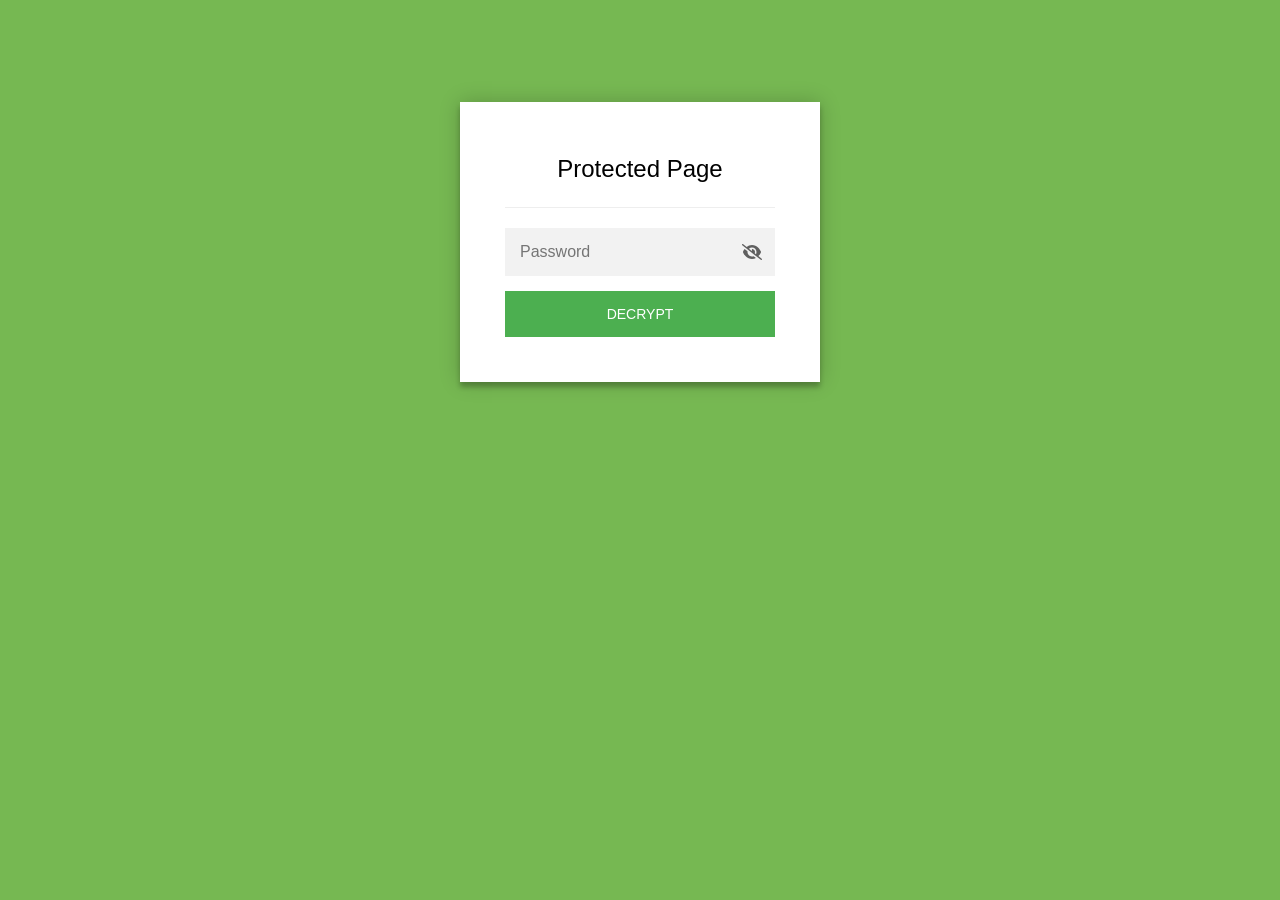
<file: 2026-hanoi/index.html>
<!DOCTYPE html>
<html class="staticrypt-html">
    <head>
        <meta charset="utf-8" />
        <title>Protected Page</title>
        <meta name="viewport" content="width=device-width, initial-scale=1" />

        <!-- do not cache this page -->
        <meta http-equiv="cache-control" content="max-age=0" />
        <meta http-equiv="cache-control" content="no-cache" />
        <meta http-equiv="expires" content="0" />
        <meta http-equiv="expires" content="Tue, 01 Jan 1980 1:00:00 GMT" />
        <meta http-equiv="pragma" content="no-cache" />

        <style>
            .staticrypt-hr {
                margin-top: 20px;
                margin-bottom: 20px;
                border: 0;
                border-top: 1px solid #eee;
            }

            .staticrypt-page {
                width: 360px;
                padding: 8% 0 0;
                margin: auto;
                box-sizing: border-box;
            }

            .staticrypt-form {
                position: relative;
                z-index: 1;
                background: #ffffff;
                max-width: 360px;
                margin: 0 auto 100px;
                padding: 45px;
                text-align: center;
                box-shadow: 0 0 20px 0 rgba(0, 0, 0, 0.2), 0 5px 5px 0 rgba(0, 0, 0, 0.24);
            }

            .staticrypt-form input[type="password"],
            input[type="text"] {
                background: inherit;
                border: 0;
                box-sizing: border-box; /* This ensures padding is included in the total width */
                font-size: 14px;
                outline: 0;
                padding: 15px 30px 15px 15px; /* Adjust the padding to ensure there is space for the icon */
                width: 100%;
            }

            .staticrypt-password-container {
                position: relative;
                outline: 0;
                background: #f2f2f2;
                width: 100%;
                border: 0;
                margin: 0 0 15px;
                box-sizing: border-box;
            }

            .staticrypt-toggle-password-visibility {
                cursor: pointer;
                height: 20px;
                opacity: 60%;
                padding: 13px;
                position: absolute;
                right: 0;
                top: 50%;
                transform: translateY(-50%);
                width: 20px;
            }

            .staticrypt-form .staticrypt-decrypt-button {
                text-transform: uppercase;
                outline: 0;
                background: #4CAF50;
                width: 100%;
                border: 0;
                padding: 15px;
                color: #ffffff;
                font-size: 14px;
                cursor: pointer;
            }

            .staticrypt-form .staticrypt-decrypt-button:hover,
            .staticrypt-form .staticrypt-decrypt-button:active,
            .staticrypt-form .staticrypt-decrypt-button:focus {
                background: #4CAF50;
                filter: brightness(92%);
            }

            .staticrypt-html {
                height: 100%;
            }

            .staticrypt-body {
                height: 100%;
                margin: 0;
            }

            .staticrypt-content {
                height: 100%;
                margin-bottom: 1em;
                background: #76B852;
                font-family: "Arial", sans-serif;
                -webkit-font-smoothing: antialiased;
                -moz-osx-font-smoothing: grayscale;
            }

            .staticrypt-instructions {
                margin-top: -1em;
                margin-bottom: 1em;
            }

            .staticrypt-title {
                font-size: 1.5em;
            }

            label.staticrypt-remember {
                display: flex;
                align-items: center;
                margin-bottom: 1em;
            }

            .staticrypt-remember input[type="checkbox"] {
                transform: scale(1.5);
                margin-right: 1em;
            }

            .hidden {
                display: none !important;
            }

            .staticrypt-spinner-container {
                height: 100%;
                display: flex;
                align-items: center;
                justify-content: center;
            }

            .staticrypt-spinner {
                display: inline-block;
                width: 2rem;
                height: 2rem;
                vertical-align: text-bottom;
                border: 0.25em solid gray;
                border-right-color: transparent;
                border-radius: 50%;
                -webkit-animation: spinner-border 0.75s linear infinite;
                animation: spinner-border 0.75s linear infinite;
                animation-duration: 0.75s;
                animation-timing-function: linear;
                animation-delay: 0s;
                animation-iteration-count: infinite;
                animation-direction: normal;
                animation-fill-mode: none;
                animation-play-state: running;
                animation-name: spinner-border;
            }

            @keyframes spinner-border {
                100% {
                    transform: rotate(360deg);
                }
            }

            @media screen and (-webkit-min-device-pixel-ratio: 0) {
                .staticrypt-form input[type="password"],
                input[type="text"] {
                    font-size: 16px;
                }
            }
        </style>
    </head>

    <body class="staticrypt-body">
        <div id="staticrypt_loading" class="staticrypt-spinner-container">
            <div class="staticrypt-spinner"></div>
        </div>

        <div id="staticrypt_content" class="staticrypt-content hidden">
            <div class="staticrypt-page">
                <div class="staticrypt-form">
                    <div class="staticrypt-instructions">
                        <p class="staticrypt-title">Protected Page</p>
                        <p></p>
                    </div>

                    <hr class="staticrypt-hr" />

                    <form id="staticrypt-form" action="#" method="post">
                        <div class="staticrypt-password-container">
                            <input
                                id="staticrypt-password"
                                type="password"
                                name="password"
                                placeholder="Password"
                                autofocus
                            />

                            <img
                                class="staticrypt-toggle-password-visibility"
                                alt="Show password"
                                title="Show password"
                                src="[data-uri]"
                            />
                        </div>

                        <label id="staticrypt-remember-label" class="staticrypt-remember hidden">
                            <input id="staticrypt-remember" type="checkbox" name="remember" />
                            Remember me
                        </label>

                        <input type="submit" class="staticrypt-decrypt-button" value="DECRYPT" />
                    </form>
                </div>
            </div>
        </div>

        <script>
            // these variables will be filled when generating the file - the template format is 'variable_name'
            const staticryptInitiator = ((function(){
  const exports = {};
  const cryptoEngine = ((function(){
  const exports = {};
  const { subtle } = crypto;

const IV_BITS = 16 * 8;
const HEX_BITS = 4;
const ENCRYPTION_ALGO = "AES-CBC";

/**
 * Translates between utf8 encoded hexadecimal strings
 * and Uint8Array bytes.
 */
const HexEncoder = {
    /**
     * hex string -> bytes
     * @param {string} hexString
     * @returns {Uint8Array}
     */
    parse: function (hexString) {
        if (hexString.length % 2 !== 0) throw "Invalid hexString";
        const arrayBuffer = new Uint8Array(hexString.length / 2);

        for (let i = 0; i < hexString.length; i += 2) {
            const byteValue = parseInt(hexString.substring(i, i + 2), 16);
            if (isNaN(byteValue)) {
                throw "Invalid hexString";
            }
            arrayBuffer[i / 2] = byteValue;
        }
        return arrayBuffer;
    },

    /**
     * bytes -> hex string
     * @param {Uint8Array} bytes
     * @returns {string}
     */
    stringify: function (bytes) {
        const hexBytes = [];

        for (let i = 0; i < bytes.length; ++i) {
            let byteString = bytes[i].toString(16);
            if (byteString.length < 2) {
                byteString = "0" + byteString;
            }
            hexBytes.push(byteString);
        }
        return hexBytes.join("");
    },
};

/**
 * Translates between utf8 strings and Uint8Array bytes.
 */
const UTF8Encoder = {
    parse: function (str) {
        return new TextEncoder().encode(str);
    },

    stringify: function (bytes) {
        return new TextDecoder().decode(bytes);
    },
};

/**
 * Salt and encrypt a msg with a password.
 */
async function encrypt(msg, hashedPassword) {
    // Must be 16 bytes, unpredictable, and preferably cryptographically random. However, it need not be secret.
    // https://developer.mozilla.org/en-US/docs/Web/API/SubtleCrypto/encrypt#parameters
    const iv = crypto.getRandomValues(new Uint8Array(IV_BITS / 8));

    const key = await subtle.importKey("raw", HexEncoder.parse(hashedPassword), ENCRYPTION_ALGO, false, ["encrypt"]);

    const encrypted = await subtle.encrypt(
        {
            name: ENCRYPTION_ALGO,
            iv: iv,
        },
        key,
        UTF8Encoder.parse(msg)
    );

    // iv will be 32 hex characters, we prepend it to the ciphertext for use in decryption
    return HexEncoder.stringify(iv) + HexEncoder.stringify(new Uint8Array(encrypted));
}
exports.encrypt = encrypt;

/**
 * Decrypt a salted msg using a password.
 *
 * @param {string} encryptedMsg
 * @param {string} hashedPassword
 * @returns {Promise<string>}
 */
async function decrypt(encryptedMsg, hashedPassword) {
    const ivLength = IV_BITS / HEX_BITS;
    const iv = HexEncoder.parse(encryptedMsg.substring(0, ivLength));
    const encrypted = encryptedMsg.substring(ivLength);

    const key = await subtle.importKey("raw", HexEncoder.parse(hashedPassword), ENCRYPTION_ALGO, false, ["decrypt"]);

    const outBuffer = await subtle.decrypt(
        {
            name: ENCRYPTION_ALGO,
            iv: iv,
        },
        key,
        HexEncoder.parse(encrypted)
    );

    return UTF8Encoder.stringify(new Uint8Array(outBuffer));
}
exports.decrypt = decrypt;

/**
 * Salt and hash the password so it can be stored in localStorage without opening a password reuse vulnerability.
 *
 * @param {string} password
 * @param {string} salt
 * @returns {Promise<string>}
 */
async function hashPassword(password, salt) {
    // we hash the password in multiple steps, each adding more iterations. This is because we used to allow less
    // iterations, so for backward compatibility reasons, we need to support going from that to more iterations.
    let hashedPassword = await hashLegacyRound(password, salt);

    hashedPassword = await hashSecondRound(hashedPassword, salt);

    return hashThirdRound(hashedPassword, salt);
}
exports.hashPassword = hashPassword;

/**
 * This hashes the password with 1k iterations. This is a low number, we need this function to support backwards
 * compatibility.
 *
 * @param {string} password
 * @param {string} salt
 * @returns {Promise<string>}
 */
function hashLegacyRound(password, salt) {
    return pbkdf2(password, salt, 1000, "SHA-1");
}
exports.hashLegacyRound = hashLegacyRound;

/**
 * Add a second round of iterations. This is because we used to use 1k, so for backwards compatibility with
 * remember-me/autodecrypt links, we need to support going from that to more iterations.
 *
 * @param hashedPassword
 * @param salt
 * @returns {Promise<string>}
 */
function hashSecondRound(hashedPassword, salt) {
    return pbkdf2(hashedPassword, salt, 14000, "SHA-256");
}
exports.hashSecondRound = hashSecondRound;

/**
 * Add a third round of iterations to bring total number to 600k. This is because we used to use 1k, then 15k, so for
 * backwards compatibility with remember-me/autodecrypt links, we need to support going from that to more iterations.
 *
 * @param hashedPassword
 * @param salt
 * @returns {Promise<string>}
 */
function hashThirdRound(hashedPassword, salt) {
    return pbkdf2(hashedPassword, salt, 585000, "SHA-256");
}
exports.hashThirdRound = hashThirdRound;

/**
 * Salt and hash the password so it can be stored in localStorage without opening a password reuse vulnerability.
 *
 * @param {string} password
 * @param {string} salt
 * @param {int} iterations
 * @param {string} hashAlgorithm
 * @returns {Promise<string>}
 */
async function pbkdf2(password, salt, iterations, hashAlgorithm) {
    const key = await subtle.importKey("raw", UTF8Encoder.parse(password), "PBKDF2", false, ["deriveBits"]);

    const keyBytes = await subtle.deriveBits(
        {
            name: "PBKDF2",
            hash: hashAlgorithm,
            iterations,
            salt: UTF8Encoder.parse(salt),
        },
        key,
        256
    );

    return HexEncoder.stringify(new Uint8Array(keyBytes));
}

function generateRandomSalt() {
    const bytes = crypto.getRandomValues(new Uint8Array(128 / 8));

    return HexEncoder.stringify(new Uint8Array(bytes));
}
exports.generateRandomSalt = generateRandomSalt;

async function signMessage(hashedPassword, message) {
    const key = await subtle.importKey(
        "raw",
        HexEncoder.parse(hashedPassword),
        {
            name: "HMAC",
            hash: "SHA-256",
        },
        false,
        ["sign"]
    );
    const signature = await subtle.sign("HMAC", key, UTF8Encoder.parse(message));

    return HexEncoder.stringify(new Uint8Array(signature));
}
exports.signMessage = signMessage;

function getRandomAlphanum() {
    const possibleCharacters = "abcdefghijklmnopqrstuvwxyzABCDEFGHIJKLMNOPQRSTUVWXYZ0123456789";

    let byteArray;
    let parsedInt;

    // Keep generating new random bytes until we get a value that falls
    // within a range that can be evenly divided by possibleCharacters.length
    do {
        byteArray = crypto.getRandomValues(new Uint8Array(1));
        // extract the lowest byte to get an int from 0 to 255 (probably unnecessary, since we're only generating 1 byte)
        parsedInt = byteArray[0] & 0xff;
    } while (parsedInt >= 256 - (256 % possibleCharacters.length));

    // Take the modulo of the parsed integer to get a random number between 0 and totalLength - 1
    const randomIndex = parsedInt % possibleCharacters.length;

    return possibleCharacters[randomIndex];
}

/**
 * Generate a random string of a given length.
 *
 * @param {int} length
 * @returns {string}
 */
function generateRandomString(length) {
    let randomString = "";

    for (let i = 0; i < length; i++) {
        randomString += getRandomAlphanum();
    }

    return randomString;
}
exports.generateRandomString = generateRandomString;

  return exports;
})());
const codec = ((function(){
  const exports = {};
  /**
 * Initialize the codec with the provided cryptoEngine - this return functions to encode and decode messages.
 *
 * @param cryptoEngine - the engine to use for encryption / decryption
 */
function init(cryptoEngine) {
    const exports = {};

    /**
     * Top-level function for encoding a message.
     * Includes password hashing, encryption, and signing.
     *
     * @param {string} msg
     * @param {string} password
     * @param {string} salt
     *
     * @returns {string} The encoded text
     */
    async function encode(msg, password, salt) {
        const hashedPassword = await cryptoEngine.hashPassword(password, salt);

        const encrypted = await cryptoEngine.encrypt(msg, hashedPassword);

        // we use the hashed password in the HMAC because this is effectively what will be used a password (so we can store
        // it in localStorage safely, we don't use the clear text password)
        const hmac = await cryptoEngine.signMessage(hashedPassword, encrypted);

        return hmac + encrypted;
    }
    exports.encode = encode;

    /**
     * Encode using a password that has already been hashed. This is useful to encode multiple messages in a row, that way
     * we don't need to hash the password multiple times.
     *
     * @param {string} msg
     * @param {string} hashedPassword
     *
     * @returns {string} The encoded text
     */
    async function encodeWithHashedPassword(msg, hashedPassword) {
        const encrypted = await cryptoEngine.encrypt(msg, hashedPassword);

        // we use the hashed password in the HMAC because this is effectively what will be used a password (so we can store
        // it in localStorage safely, we don't use the clear text password)
        const hmac = await cryptoEngine.signMessage(hashedPassword, encrypted);

        return hmac + encrypted;
    }
    exports.encodeWithHashedPassword = encodeWithHashedPassword;

    /**
     * Top-level function for decoding a message.
     * Includes signature check and decryption.
     *
     * @param {string} signedMsg
     * @param {string} hashedPassword
     * @param {string} salt
     * @param {int} backwardCompatibleAttempt
     * @param {string} originalPassword
     *
     * @returns {Object} {success: true, decoded: string} | {success: false, message: string}
     */
    async function decode(signedMsg, hashedPassword, salt, backwardCompatibleAttempt = 0, originalPassword = "") {
        const encryptedHMAC = signedMsg.substring(0, 64);
        const encryptedMsg = signedMsg.substring(64);
        const decryptedHMAC = await cryptoEngine.signMessage(hashedPassword, encryptedMsg);

        if (decryptedHMAC !== encryptedHMAC) {
            // we have been raising the number of iterations in the hashing algorithm multiple times, so to support the old
            // remember-me/autodecrypt links we need to try bringing the old hashes up to speed.
            originalPassword = originalPassword || hashedPassword;
            if (backwardCompatibleAttempt === 0) {
                const updatedHashedPassword = await cryptoEngine.hashThirdRound(originalPassword, salt);

                return decode(signedMsg, updatedHashedPassword, salt, backwardCompatibleAttempt + 1, originalPassword);
            }
            if (backwardCompatibleAttempt === 1) {
                let updatedHashedPassword = await cryptoEngine.hashSecondRound(originalPassword, salt);
                updatedHashedPassword = await cryptoEngine.hashThirdRound(updatedHashedPassword, salt);

                return decode(signedMsg, updatedHashedPassword, salt, backwardCompatibleAttempt + 1, originalPassword);
            }

            return { success: false, message: "Signature mismatch" };
        }

        return {
            success: true,
            decoded: await cryptoEngine.decrypt(encryptedMsg, hashedPassword),
        };
    }
    exports.decode = decode;

    return exports;
}
exports.init = init;

  return exports;
})());
const decode = codec.init(cryptoEngine).decode;

/**
 * Initialize the staticrypt module, that exposes functions callbable by the password_template.
 *
 * @param {{
 *  staticryptEncryptedMsgUniqueVariableName: string,
 *  isRememberEnabled: boolean,
 *  rememberDurationInDays: number,
 *  staticryptSaltUniqueVariableName: string,
 * }} staticryptConfig - object of data that is stored on the password_template at encryption time.
 *
 * @param {{
 *  rememberExpirationKey: string,
 *  rememberPassphraseKey: string,
 *  replaceHtmlCallback: function,
 *  clearLocalStorageCallback: function,
 * }} templateConfig - object of data that can be configured by a custom password_template.
 */
function init(staticryptConfig, templateConfig) {
    const exports = {};

    /**
     * Decrypt our encrypted page, replace the whole HTML.
     *
     * @param {string} hashedPassword
     * @returns {Promise<boolean>}
     */
    async function decryptAndReplaceHtml(hashedPassword) {
        const { staticryptEncryptedMsgUniqueVariableName, staticryptSaltUniqueVariableName } = staticryptConfig;
        const { replaceHtmlCallback } = templateConfig;

        const result = await decode(
            staticryptEncryptedMsgUniqueVariableName,
            hashedPassword,
            staticryptSaltUniqueVariableName
        );
        if (!result.success) {
            return false;
        }
        const plainHTML = result.decoded;

        // if the user configured a callback call it, otherwise just replace the whole HTML
        if (typeof replaceHtmlCallback === "function") {
            replaceHtmlCallback(plainHTML);
        } else {
            document.open(); document.write(plainHTML);
            document.close();
        }

        return true;
    }

    /**
     * Attempt to decrypt the page and replace the whole HTML.
     *
     * @param {string} password
     * @param {boolean} isRememberChecked
     *
     * @returns {Promise<{isSuccessful: boolean, hashedPassword?: string}>} - we return an object, so that if we want to
     *   expose more information in the future we can do it without breaking the password_template
     */
    async function handleDecryptionOfPage(password, isRememberChecked) {
        const { staticryptSaltUniqueVariableName } = staticryptConfig;

        // decrypt and replace the whole page
        const hashedPassword = await cryptoEngine.hashPassword(password, staticryptSaltUniqueVariableName);
        return handleDecryptionOfPageFromHash(hashedPassword, isRememberChecked);
    }
    exports.handleDecryptionOfPage = handleDecryptionOfPage;

    async function handleDecryptionOfPageFromHash(hashedPassword, isRememberChecked) {
        const { isRememberEnabled, rememberDurationInDays } = staticryptConfig;
        const { rememberExpirationKey, rememberPassphraseKey } = templateConfig;

        const isDecryptionSuccessful = await decryptAndReplaceHtml(hashedPassword);

        if (!isDecryptionSuccessful) {
            return {
                isSuccessful: false,
                hashedPassword,
            };
        }

        // remember the hashedPassword and set its expiration if necessary
        if (isRememberEnabled && isRememberChecked) {
            window.localStorage.setItem(rememberPassphraseKey, hashedPassword);

            // set the expiration if the duration isn't 0 (meaning no expiration)
            if (rememberDurationInDays > 0) {
                window.localStorage.setItem(
                    rememberExpirationKey,
                    (new Date().getTime() + rememberDurationInDays * 24 * 60 * 60 * 1000).toString()
                );
            }
        }

        return {
            isSuccessful: true,
            hashedPassword,
        };
    }
    exports.handleDecryptionOfPageFromHash = handleDecryptionOfPageFromHash;

    /**
     * Clear localstorage from staticrypt related values
     */
    function clearLocalStorage() {
        const { clearLocalStorageCallback, rememberExpirationKey, rememberPassphraseKey } = templateConfig;

        if (typeof clearLocalStorageCallback === "function") {
            clearLocalStorageCallback();
        } else {
            localStorage.removeItem(rememberPassphraseKey);
            localStorage.removeItem(rememberExpirationKey);
        }
    }

    async function handleDecryptOnLoad() {
        let isSuccessful = await decryptOnLoadFromUrl();

        if (!isSuccessful) {
            isSuccessful = await decryptOnLoadFromRememberMe();
        }

        return { isSuccessful };
    }
    exports.handleDecryptOnLoad = handleDecryptOnLoad;

    /**
     * Clear storage if we are logging out
     *
     * @returns {boolean} - whether we logged out
     */
    function logoutIfNeeded() {
        const logoutKey = "staticrypt_logout";

        // handle logout through query param
        const queryParams = new URLSearchParams(window.location.search);
        if (queryParams.has(logoutKey)) {
            clearLocalStorage();
            return true;
        }

        // handle logout through URL fragment
        const hash = window.location.hash.substring(1);
        if (hash.includes(logoutKey)) {
            clearLocalStorage();
            return true;
        }

        return false;
    }

    /**
     * To be called on load: check if we want to try to decrypt and replace the HTML with the decrypted content, and
     * try to do it if needed.
     *
     * @returns {Promise<boolean>} true if we derypted and replaced the whole page, false otherwise
     */
    async function decryptOnLoadFromRememberMe() {
        const { rememberDurationInDays } = staticryptConfig;
        const { rememberExpirationKey, rememberPassphraseKey } = templateConfig;

        // if we are login out, terminate
        if (logoutIfNeeded()) {
            return false;
        }

        // if there is expiration configured, check if we're not beyond the expiration
        if (rememberDurationInDays && rememberDurationInDays > 0) {
            const expiration = localStorage.getItem(rememberExpirationKey),
                isExpired = expiration && new Date().getTime() > parseInt(expiration);

            if (isExpired) {
                clearLocalStorage();
                return false;
            }
        }

        const hashedPassword = localStorage.getItem(rememberPassphraseKey);

        if (hashedPassword) {
            // try to decrypt
            const isDecryptionSuccessful = await decryptAndReplaceHtml(hashedPassword);

            // if the decryption is unsuccessful the password might be wrong - silently clear the saved data and let
            // the user fill the password form again
            if (!isDecryptionSuccessful) {
                clearLocalStorage();
                return false;
            }

            return true;
        }

        return false;
    }

    async function decryptOnLoadFromUrl() {
        const passwordKey = "staticrypt_pwd";
        const rememberMeKey = "remember_me";

        // try to get the password from the query param (for backward compatibility - we now want to avoid this method,
        // since it sends the hashed password to the server which isn't needed)
        const queryParams = new URLSearchParams(window.location.search);
        const hashedPasswordQuery = queryParams.get(passwordKey);
        const rememberMeQuery = queryParams.get(rememberMeKey);

        const urlFragment = window.location.hash.substring(1);
        // get the password from the url fragment
        const hashedPasswordRegexMatch = urlFragment.match(new RegExp(passwordKey + "=([^&]*)"));
        const hashedPasswordFragment = hashedPasswordRegexMatch ? hashedPasswordRegexMatch[1] : null;
        const rememberMeFragment = urlFragment.includes(rememberMeKey);

        const hashedPassword = hashedPasswordFragment || hashedPasswordQuery;
        const rememberMe = rememberMeFragment || rememberMeQuery;

        if (hashedPassword) {
            return handleDecryptionOfPageFromHash(hashedPassword, rememberMe);
        }

        return false;
    }

    return exports;
}
exports.init = init;

  return exports;
})());
            const templateError = "Bad password!",
                templateToggleAltShow = "Show password",
                templateToggleAltHide = "Hide password",
                isRememberEnabled = false,
                staticryptConfig = {"staticryptEncryptedMsgUniqueVariableName":"[base64]","isRememberEnabled":false,"rememberDurationInDays":0,"staticryptSaltUniqueVariableName":"cf021f6033f39a6fcf00850fe68cfd7b"};

            // you can edit these values to customize some of the behavior of StatiCrypt
            const templateConfig = {
                rememberExpirationKey: "staticrypt_expiration",
                rememberPassphraseKey: "staticrypt_passphrase",
                replaceHtmlCallback: null,
                clearLocalStorageCallback: null,
            };

            // init the staticrypt engine
            const staticrypt = staticryptInitiator.init(staticryptConfig, templateConfig);

            // try to automatically decrypt on load if there is a saved password
            window.onload = async function () {
                const { isSuccessful } = await staticrypt.handleDecryptOnLoad();

                // if we didn't decrypt anything on load, show the password prompt. Otherwise the content has already been
                // replaced, no need to do anything
                if (!isSuccessful) {
                    // hide loading screen
                    document.getElementById("staticrypt_loading").classList.add("hidden");
                    document.getElementById("staticrypt_content").classList.remove("hidden");
                    document.getElementById("staticrypt-password").focus();

                    // show the remember me checkbox
                    if (isRememberEnabled) {
                        document.getElementById("staticrypt-remember-label").classList.remove("hidden");
                    }
                }
            };

            // toggle password visibility
            const toggleIcon = document.querySelector(".staticrypt-toggle-password-visibility");
            // these two icons are coming from FontAwesome
            const imgSrcEyeClosed =
                "[data-uri]";
            const imgSrcEyeOpened =
                "[data-uri]";
            toggleIcon.addEventListener("click", function () {
                const passwordInput = document.getElementById("staticrypt-password");
                if (passwordInput.type === "password") {
                    passwordInput.type = "text";
                    toggleIcon.src = imgSrcEyeOpened;
                    toggleIcon.alt = templateToggleAltHide;
                    toggleIcon.title = templateToggleAltHide;
                } else {
                    passwordInput.type = "password";
                    toggleIcon.src = imgSrcEyeClosed;
                    toggleIcon.alt = templateToggleAltShow;
                    toggleIcon.title = templateToggleAltShow;
                }
            });

            // handle password form submission
            document.getElementById("staticrypt-form").addEventListener("submit", async function (e) {
                e.preventDefault();

                const password = document.getElementById("staticrypt-password").value,
                    isRememberChecked = document.getElementById("staticrypt-remember").checked;

                const { isSuccessful } = await staticrypt.handleDecryptionOfPage(password, isRememberChecked);

                if (!isSuccessful) {
                    alert(templateError);
                }
            });
        </script>
    </body>
</html>
</file>
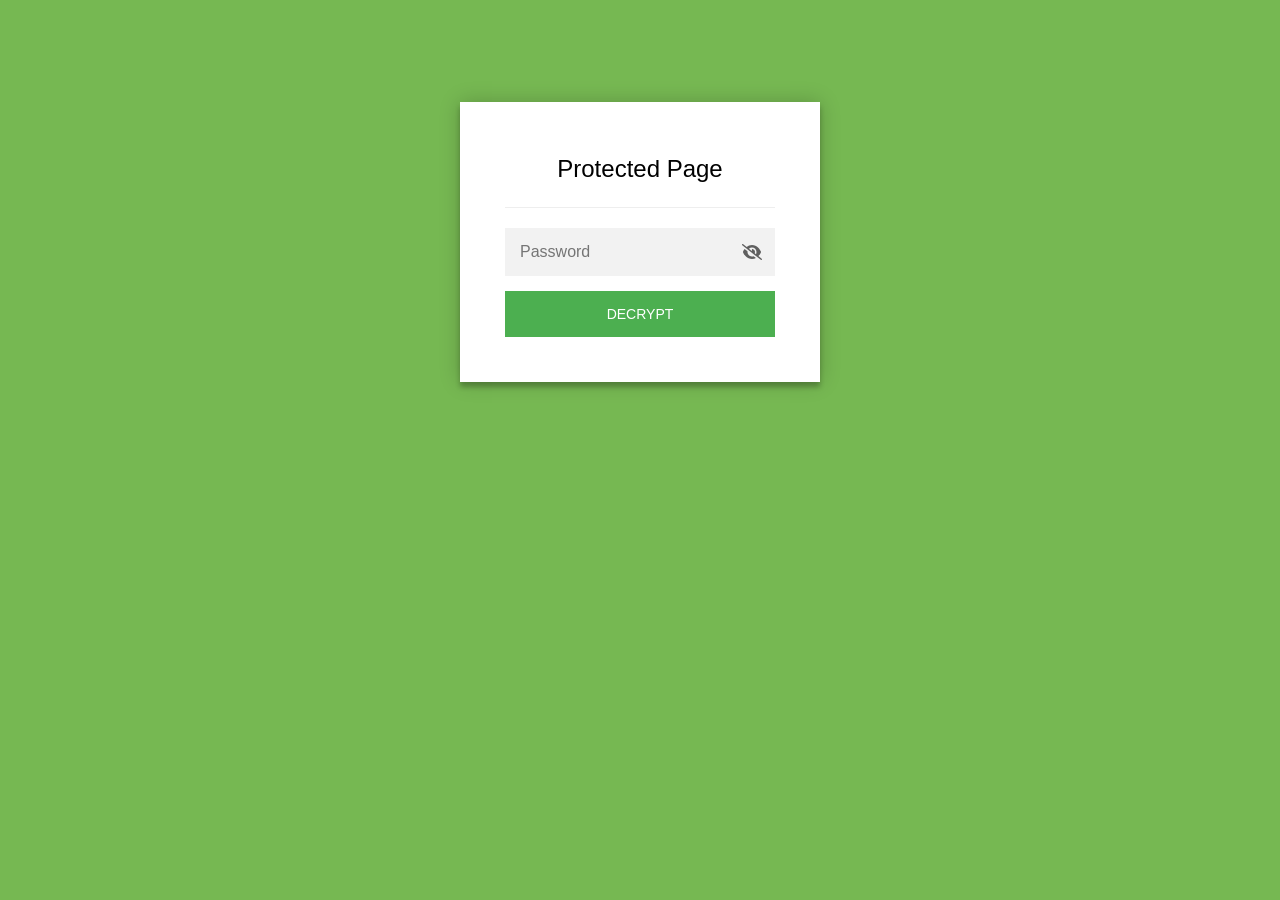
<file: 2026-hokkaido/index.html>
<!DOCTYPE html>
<html class="staticrypt-html">
    <head>
        <meta charset="utf-8" />
        <title>Protected Page</title>
        <meta name="viewport" content="width=device-width, initial-scale=1" />

        <!-- do not cache this page -->
        <meta http-equiv="cache-control" content="max-age=0" />
        <meta http-equiv="cache-control" content="no-cache" />
        <meta http-equiv="expires" content="0" />
        <meta http-equiv="expires" content="Tue, 01 Jan 1980 1:00:00 GMT" />
        <meta http-equiv="pragma" content="no-cache" />

        <style>
            .staticrypt-hr {
                margin-top: 20px;
                margin-bottom: 20px;
                border: 0;
                border-top: 1px solid #eee;
            }

            .staticrypt-page {
                width: 360px;
                padding: 8% 0 0;
                margin: auto;
                box-sizing: border-box;
            }

            .staticrypt-form {
                position: relative;
                z-index: 1;
                background: #ffffff;
                max-width: 360px;
                margin: 0 auto 100px;
                padding: 45px;
                text-align: center;
                box-shadow: 0 0 20px 0 rgba(0, 0, 0, 0.2), 0 5px 5px 0 rgba(0, 0, 0, 0.24);
            }

            .staticrypt-form input[type="password"],
            input[type="text"] {
                background: inherit;
                border: 0;
                box-sizing: border-box; /* This ensures padding is included in the total width */
                font-size: 14px;
                outline: 0;
                padding: 15px 30px 15px 15px; /* Adjust the padding to ensure there is space for the icon */
                width: 100%;
            }

            .staticrypt-password-container {
                position: relative;
                outline: 0;
                background: #f2f2f2;
                width: 100%;
                border: 0;
                margin: 0 0 15px;
                box-sizing: border-box;
            }

            .staticrypt-toggle-password-visibility {
                cursor: pointer;
                height: 20px;
                opacity: 60%;
                padding: 13px;
                position: absolute;
                right: 0;
                top: 50%;
                transform: translateY(-50%);
                width: 20px;
            }

            .staticrypt-form .staticrypt-decrypt-button {
                text-transform: uppercase;
                outline: 0;
                background: #4CAF50;
                width: 100%;
                border: 0;
                padding: 15px;
                color: #ffffff;
                font-size: 14px;
                cursor: pointer;
            }

            .staticrypt-form .staticrypt-decrypt-button:hover,
            .staticrypt-form .staticrypt-decrypt-button:active,
            .staticrypt-form .staticrypt-decrypt-button:focus {
                background: #4CAF50;
                filter: brightness(92%);
            }

            .staticrypt-html {
                height: 100%;
            }

            .staticrypt-body {
                height: 100%;
                margin: 0;
            }

            .staticrypt-content {
                height: 100%;
                margin-bottom: 1em;
                background: #76B852;
                font-family: "Arial", sans-serif;
                -webkit-font-smoothing: antialiased;
                -moz-osx-font-smoothing: grayscale;
            }

            .staticrypt-instructions {
                margin-top: -1em;
                margin-bottom: 1em;
            }

            .staticrypt-title {
                font-size: 1.5em;
            }

            label.staticrypt-remember {
                display: flex;
                align-items: center;
                margin-bottom: 1em;
            }

            .staticrypt-remember input[type="checkbox"] {
                transform: scale(1.5);
                margin-right: 1em;
            }

            .hidden {
                display: none !important;
            }

            .staticrypt-spinner-container {
                height: 100%;
                display: flex;
                align-items: center;
                justify-content: center;
            }

            .staticrypt-spinner {
                display: inline-block;
                width: 2rem;
                height: 2rem;
                vertical-align: text-bottom;
                border: 0.25em solid gray;
                border-right-color: transparent;
                border-radius: 50%;
                -webkit-animation: spinner-border 0.75s linear infinite;
                animation: spinner-border 0.75s linear infinite;
                animation-duration: 0.75s;
                animation-timing-function: linear;
                animation-delay: 0s;
                animation-iteration-count: infinite;
                animation-direction: normal;
                animation-fill-mode: none;
                animation-play-state: running;
                animation-name: spinner-border;
            }

            @keyframes spinner-border {
                100% {
                    transform: rotate(360deg);
                }
            }

            @media screen and (-webkit-min-device-pixel-ratio: 0) {
                .staticrypt-form input[type="password"],
                input[type="text"] {
                    font-size: 16px;
                }
            }
        </style>
    </head>

    <body class="staticrypt-body">
        <div id="staticrypt_loading" class="staticrypt-spinner-container">
            <div class="staticrypt-spinner"></div>
        </div>

        <div id="staticrypt_content" class="staticrypt-content hidden">
            <div class="staticrypt-page">
                <div class="staticrypt-form">
                    <div class="staticrypt-instructions">
                        <p class="staticrypt-title">Protected Page</p>
                        <p></p>
                    </div>

                    <hr class="staticrypt-hr" />

                    <form id="staticrypt-form" action="#" method="post">
                        <div class="staticrypt-password-container">
                            <input
                                id="staticrypt-password"
                                type="password"
                                name="password"
                                placeholder="Password"
                                autofocus
                            />

                            <img
                                class="staticrypt-toggle-password-visibility"
                                alt="Show password"
                                title="Show password"
                                src="[data-uri]"
                            />
                        </div>

                        <label id="staticrypt-remember-label" class="staticrypt-remember hidden">
                            <input id="staticrypt-remember" type="checkbox" name="remember" />
                            Remember me
                        </label>

                        <input type="submit" class="staticrypt-decrypt-button" value="DECRYPT" />
                    </form>
                </div>
            </div>
        </div>

        <script>
            // these variables will be filled when generating the file - the template format is 'variable_name'
            const staticryptInitiator = ((function(){
  const exports = {};
  const cryptoEngine = ((function(){
  const exports = {};
  const { subtle } = crypto;

const IV_BITS = 16 * 8;
const HEX_BITS = 4;
const ENCRYPTION_ALGO = "AES-CBC";

/**
 * Translates between utf8 encoded hexadecimal strings
 * and Uint8Array bytes.
 */
const HexEncoder = {
    /**
     * hex string -> bytes
     * @param {string} hexString
     * @returns {Uint8Array}
     */
    parse: function (hexString) {
        if (hexString.length % 2 !== 0) throw "Invalid hexString";
        const arrayBuffer = new Uint8Array(hexString.length / 2);

        for (let i = 0; i < hexString.length; i += 2) {
            const byteValue = parseInt(hexString.substring(i, i + 2), 16);
            if (isNaN(byteValue)) {
                throw "Invalid hexString";
            }
            arrayBuffer[i / 2] = byteValue;
        }
        return arrayBuffer;
    },

    /**
     * bytes -> hex string
     * @param {Uint8Array} bytes
     * @returns {string}
     */
    stringify: function (bytes) {
        const hexBytes = [];

        for (let i = 0; i < bytes.length; ++i) {
            let byteString = bytes[i].toString(16);
            if (byteString.length < 2) {
                byteString = "0" + byteString;
            }
            hexBytes.push(byteString);
        }
        return hexBytes.join("");
    },
};

/**
 * Translates between utf8 strings and Uint8Array bytes.
 */
const UTF8Encoder = {
    parse: function (str) {
        return new TextEncoder().encode(str);
    },

    stringify: function (bytes) {
        return new TextDecoder().decode(bytes);
    },
};

/**
 * Salt and encrypt a msg with a password.
 */
async function encrypt(msg, hashedPassword) {
    // Must be 16 bytes, unpredictable, and preferably cryptographically random. However, it need not be secret.
    // https://developer.mozilla.org/en-US/docs/Web/API/SubtleCrypto/encrypt#parameters
    const iv = crypto.getRandomValues(new Uint8Array(IV_BITS / 8));

    const key = await subtle.importKey("raw", HexEncoder.parse(hashedPassword), ENCRYPTION_ALGO, false, ["encrypt"]);

    const encrypted = await subtle.encrypt(
        {
            name: ENCRYPTION_ALGO,
            iv: iv,
        },
        key,
        UTF8Encoder.parse(msg)
    );

    // iv will be 32 hex characters, we prepend it to the ciphertext for use in decryption
    return HexEncoder.stringify(iv) + HexEncoder.stringify(new Uint8Array(encrypted));
}
exports.encrypt = encrypt;

/**
 * Decrypt a salted msg using a password.
 *
 * @param {string} encryptedMsg
 * @param {string} hashedPassword
 * @returns {Promise<string>}
 */
async function decrypt(encryptedMsg, hashedPassword) {
    const ivLength = IV_BITS / HEX_BITS;
    const iv = HexEncoder.parse(encryptedMsg.substring(0, ivLength));
    const encrypted = encryptedMsg.substring(ivLength);

    const key = await subtle.importKey("raw", HexEncoder.parse(hashedPassword), ENCRYPTION_ALGO, false, ["decrypt"]);

    const outBuffer = await subtle.decrypt(
        {
            name: ENCRYPTION_ALGO,
            iv: iv,
        },
        key,
        HexEncoder.parse(encrypted)
    );

    return UTF8Encoder.stringify(new Uint8Array(outBuffer));
}
exports.decrypt = decrypt;

/**
 * Salt and hash the password so it can be stored in localStorage without opening a password reuse vulnerability.
 *
 * @param {string} password
 * @param {string} salt
 * @returns {Promise<string>}
 */
async function hashPassword(password, salt) {
    // we hash the password in multiple steps, each adding more iterations. This is because we used to allow less
    // iterations, so for backward compatibility reasons, we need to support going from that to more iterations.
    let hashedPassword = await hashLegacyRound(password, salt);

    hashedPassword = await hashSecondRound(hashedPassword, salt);

    return hashThirdRound(hashedPassword, salt);
}
exports.hashPassword = hashPassword;

/**
 * This hashes the password with 1k iterations. This is a low number, we need this function to support backwards
 * compatibility.
 *
 * @param {string} password
 * @param {string} salt
 * @returns {Promise<string>}
 */
function hashLegacyRound(password, salt) {
    return pbkdf2(password, salt, 1000, "SHA-1");
}
exports.hashLegacyRound = hashLegacyRound;

/**
 * Add a second round of iterations. This is because we used to use 1k, so for backwards compatibility with
 * remember-me/autodecrypt links, we need to support going from that to more iterations.
 *
 * @param hashedPassword
 * @param salt
 * @returns {Promise<string>}
 */
function hashSecondRound(hashedPassword, salt) {
    return pbkdf2(hashedPassword, salt, 14000, "SHA-256");
}
exports.hashSecondRound = hashSecondRound;

/**
 * Add a third round of iterations to bring total number to 600k. This is because we used to use 1k, then 15k, so for
 * backwards compatibility with remember-me/autodecrypt links, we need to support going from that to more iterations.
 *
 * @param hashedPassword
 * @param salt
 * @returns {Promise<string>}
 */
function hashThirdRound(hashedPassword, salt) {
    return pbkdf2(hashedPassword, salt, 585000, "SHA-256");
}
exports.hashThirdRound = hashThirdRound;

/**
 * Salt and hash the password so it can be stored in localStorage without opening a password reuse vulnerability.
 *
 * @param {string} password
 * @param {string} salt
 * @param {int} iterations
 * @param {string} hashAlgorithm
 * @returns {Promise<string>}
 */
async function pbkdf2(password, salt, iterations, hashAlgorithm) {
    const key = await subtle.importKey("raw", UTF8Encoder.parse(password), "PBKDF2", false, ["deriveBits"]);

    const keyBytes = await subtle.deriveBits(
        {
            name: "PBKDF2",
            hash: hashAlgorithm,
            iterations,
            salt: UTF8Encoder.parse(salt),
        },
        key,
        256
    );

    return HexEncoder.stringify(new Uint8Array(keyBytes));
}

function generateRandomSalt() {
    const bytes = crypto.getRandomValues(new Uint8Array(128 / 8));

    return HexEncoder.stringify(new Uint8Array(bytes));
}
exports.generateRandomSalt = generateRandomSalt;

async function signMessage(hashedPassword, message) {
    const key = await subtle.importKey(
        "raw",
        HexEncoder.parse(hashedPassword),
        {
            name: "HMAC",
            hash: "SHA-256",
        },
        false,
        ["sign"]
    );
    const signature = await subtle.sign("HMAC", key, UTF8Encoder.parse(message));

    return HexEncoder.stringify(new Uint8Array(signature));
}
exports.signMessage = signMessage;

function getRandomAlphanum() {
    const possibleCharacters = "abcdefghijklmnopqrstuvwxyzABCDEFGHIJKLMNOPQRSTUVWXYZ0123456789";

    let byteArray;
    let parsedInt;

    // Keep generating new random bytes until we get a value that falls
    // within a range that can be evenly divided by possibleCharacters.length
    do {
        byteArray = crypto.getRandomValues(new Uint8Array(1));
        // extract the lowest byte to get an int from 0 to 255 (probably unnecessary, since we're only generating 1 byte)
        parsedInt = byteArray[0] & 0xff;
    } while (parsedInt >= 256 - (256 % possibleCharacters.length));

    // Take the modulo of the parsed integer to get a random number between 0 and totalLength - 1
    const randomIndex = parsedInt % possibleCharacters.length;

    return possibleCharacters[randomIndex];
}

/**
 * Generate a random string of a given length.
 *
 * @param {int} length
 * @returns {string}
 */
function generateRandomString(length) {
    let randomString = "";

    for (let i = 0; i < length; i++) {
        randomString += getRandomAlphanum();
    }

    return randomString;
}
exports.generateRandomString = generateRandomString;

  return exports;
})());
const codec = ((function(){
  const exports = {};
  /**
 * Initialize the codec with the provided cryptoEngine - this return functions to encode and decode messages.
 *
 * @param cryptoEngine - the engine to use for encryption / decryption
 */
function init(cryptoEngine) {
    const exports = {};

    /**
     * Top-level function for encoding a message.
     * Includes password hashing, encryption, and signing.
     *
     * @param {string} msg
     * @param {string} password
     * @param {string} salt
     *
     * @returns {string} The encoded text
     */
    async function encode(msg, password, salt) {
        const hashedPassword = await cryptoEngine.hashPassword(password, salt);

        const encrypted = await cryptoEngine.encrypt(msg, hashedPassword);

        // we use the hashed password in the HMAC because this is effectively what will be used a password (so we can store
        // it in localStorage safely, we don't use the clear text password)
        const hmac = await cryptoEngine.signMessage(hashedPassword, encrypted);

        return hmac + encrypted;
    }
    exports.encode = encode;

    /**
     * Encode using a password that has already been hashed. This is useful to encode multiple messages in a row, that way
     * we don't need to hash the password multiple times.
     *
     * @param {string} msg
     * @param {string} hashedPassword
     *
     * @returns {string} The encoded text
     */
    async function encodeWithHashedPassword(msg, hashedPassword) {
        const encrypted = await cryptoEngine.encrypt(msg, hashedPassword);

        // we use the hashed password in the HMAC because this is effectively what will be used a password (so we can store
        // it in localStorage safely, we don't use the clear text password)
        const hmac = await cryptoEngine.signMessage(hashedPassword, encrypted);

        return hmac + encrypted;
    }
    exports.encodeWithHashedPassword = encodeWithHashedPassword;

    /**
     * Top-level function for decoding a message.
     * Includes signature check and decryption.
     *
     * @param {string} signedMsg
     * @param {string} hashedPassword
     * @param {string} salt
     * @param {int} backwardCompatibleAttempt
     * @param {string} originalPassword
     *
     * @returns {Object} {success: true, decoded: string} | {success: false, message: string}
     */
    async function decode(signedMsg, hashedPassword, salt, backwardCompatibleAttempt = 0, originalPassword = "") {
        const encryptedHMAC = signedMsg.substring(0, 64);
        const encryptedMsg = signedMsg.substring(64);
        const decryptedHMAC = await cryptoEngine.signMessage(hashedPassword, encryptedMsg);

        if (decryptedHMAC !== encryptedHMAC) {
            // we have been raising the number of iterations in the hashing algorithm multiple times, so to support the old
            // remember-me/autodecrypt links we need to try bringing the old hashes up to speed.
            originalPassword = originalPassword || hashedPassword;
            if (backwardCompatibleAttempt === 0) {
                const updatedHashedPassword = await cryptoEngine.hashThirdRound(originalPassword, salt);

                return decode(signedMsg, updatedHashedPassword, salt, backwardCompatibleAttempt + 1, originalPassword);
            }
            if (backwardCompatibleAttempt === 1) {
                let updatedHashedPassword = await cryptoEngine.hashSecondRound(originalPassword, salt);
                updatedHashedPassword = await cryptoEngine.hashThirdRound(updatedHashedPassword, salt);

                return decode(signedMsg, updatedHashedPassword, salt, backwardCompatibleAttempt + 1, originalPassword);
            }

            return { success: false, message: "Signature mismatch" };
        }

        return {
            success: true,
            decoded: await cryptoEngine.decrypt(encryptedMsg, hashedPassword),
        };
    }
    exports.decode = decode;

    return exports;
}
exports.init = init;

  return exports;
})());
const decode = codec.init(cryptoEngine).decode;

/**
 * Initialize the staticrypt module, that exposes functions callbable by the password_template.
 *
 * @param {{
 *  staticryptEncryptedMsgUniqueVariableName: string,
 *  isRememberEnabled: boolean,
 *  rememberDurationInDays: number,
 *  staticryptSaltUniqueVariableName: string,
 * }} staticryptConfig - object of data that is stored on the password_template at encryption time.
 *
 * @param {{
 *  rememberExpirationKey: string,
 *  rememberPassphraseKey: string,
 *  replaceHtmlCallback: function,
 *  clearLocalStorageCallback: function,
 * }} templateConfig - object of data that can be configured by a custom password_template.
 */
function init(staticryptConfig, templateConfig) {
    const exports = {};

    /**
     * Decrypt our encrypted page, replace the whole HTML.
     *
     * @param {string} hashedPassword
     * @returns {Promise<boolean>}
     */
    async function decryptAndReplaceHtml(hashedPassword) {
        const { staticryptEncryptedMsgUniqueVariableName, staticryptSaltUniqueVariableName } = staticryptConfig;
        const { replaceHtmlCallback } = templateConfig;

        const result = await decode(
            staticryptEncryptedMsgUniqueVariableName,
            hashedPassword,
            staticryptSaltUniqueVariableName
        );
        if (!result.success) {
            return false;
        }
        const plainHTML = result.decoded;

        // if the user configured a callback call it, otherwise just replace the whole HTML
        if (typeof replaceHtmlCallback === "function") {
            replaceHtmlCallback(plainHTML);
        } else {
            document.open(); document.write(plainHTML);
            document.close();
        }

        return true;
    }

    /**
     * Attempt to decrypt the page and replace the whole HTML.
     *
     * @param {string} password
     * @param {boolean} isRememberChecked
     *
     * @returns {Promise<{isSuccessful: boolean, hashedPassword?: string}>} - we return an object, so that if we want to
     *   expose more information in the future we can do it without breaking the password_template
     */
    async function handleDecryptionOfPage(password, isRememberChecked) {
        const { staticryptSaltUniqueVariableName } = staticryptConfig;

        // decrypt and replace the whole page
        const hashedPassword = await cryptoEngine.hashPassword(password, staticryptSaltUniqueVariableName);
        return handleDecryptionOfPageFromHash(hashedPassword, isRememberChecked);
    }
    exports.handleDecryptionOfPage = handleDecryptionOfPage;

    async function handleDecryptionOfPageFromHash(hashedPassword, isRememberChecked) {
        const { isRememberEnabled, rememberDurationInDays } = staticryptConfig;
        const { rememberExpirationKey, rememberPassphraseKey } = templateConfig;

        const isDecryptionSuccessful = await decryptAndReplaceHtml(hashedPassword);

        if (!isDecryptionSuccessful) {
            return {
                isSuccessful: false,
                hashedPassword,
            };
        }

        // remember the hashedPassword and set its expiration if necessary
        if (isRememberEnabled && isRememberChecked) {
            window.localStorage.setItem(rememberPassphraseKey, hashedPassword);

            // set the expiration if the duration isn't 0 (meaning no expiration)
            if (rememberDurationInDays > 0) {
                window.localStorage.setItem(
                    rememberExpirationKey,
                    (new Date().getTime() + rememberDurationInDays * 24 * 60 * 60 * 1000).toString()
                );
            }
        }

        return {
            isSuccessful: true,
            hashedPassword,
        };
    }
    exports.handleDecryptionOfPageFromHash = handleDecryptionOfPageFromHash;

    /**
     * Clear localstorage from staticrypt related values
     */
    function clearLocalStorage() {
        const { clearLocalStorageCallback, rememberExpirationKey, rememberPassphraseKey } = templateConfig;

        if (typeof clearLocalStorageCallback === "function") {
            clearLocalStorageCallback();
        } else {
            localStorage.removeItem(rememberPassphraseKey);
            localStorage.removeItem(rememberExpirationKey);
        }
    }

    async function handleDecryptOnLoad() {
        let isSuccessful = await decryptOnLoadFromUrl();

        if (!isSuccessful) {
            isSuccessful = await decryptOnLoadFromRememberMe();
        }

        return { isSuccessful };
    }
    exports.handleDecryptOnLoad = handleDecryptOnLoad;

    /**
     * Clear storage if we are logging out
     *
     * @returns {boolean} - whether we logged out
     */
    function logoutIfNeeded() {
        const logoutKey = "staticrypt_logout";

        // handle logout through query param
        const queryParams = new URLSearchParams(window.location.search);
        if (queryParams.has(logoutKey)) {
            clearLocalStorage();
            return true;
        }

        // handle logout through URL fragment
        const hash = window.location.hash.substring(1);
        if (hash.includes(logoutKey)) {
            clearLocalStorage();
            return true;
        }

        return false;
    }

    /**
     * To be called on load: check if we want to try to decrypt and replace the HTML with the decrypted content, and
     * try to do it if needed.
     *
     * @returns {Promise<boolean>} true if we derypted and replaced the whole page, false otherwise
     */
    async function decryptOnLoadFromRememberMe() {
        const { rememberDurationInDays } = staticryptConfig;
        const { rememberExpirationKey, rememberPassphraseKey } = templateConfig;

        // if we are login out, terminate
        if (logoutIfNeeded()) {
            return false;
        }

        // if there is expiration configured, check if we're not beyond the expiration
        if (rememberDurationInDays && rememberDurationInDays > 0) {
            const expiration = localStorage.getItem(rememberExpirationKey),
                isExpired = expiration && new Date().getTime() > parseInt(expiration);

            if (isExpired) {
                clearLocalStorage();
                return false;
            }
        }

        const hashedPassword = localStorage.getItem(rememberPassphraseKey);

        if (hashedPassword) {
            // try to decrypt
            const isDecryptionSuccessful = await decryptAndReplaceHtml(hashedPassword);

            // if the decryption is unsuccessful the password might be wrong - silently clear the saved data and let
            // the user fill the password form again
            if (!isDecryptionSuccessful) {
                clearLocalStorage();
                return false;
            }

            return true;
        }

        return false;
    }

    async function decryptOnLoadFromUrl() {
        const passwordKey = "staticrypt_pwd";
        const rememberMeKey = "remember_me";

        // try to get the password from the query param (for backward compatibility - we now want to avoid this method,
        // since it sends the hashed password to the server which isn't needed)
        const queryParams = new URLSearchParams(window.location.search);
        const hashedPasswordQuery = queryParams.get(passwordKey);
        const rememberMeQuery = queryParams.get(rememberMeKey);

        const urlFragment = window.location.hash.substring(1);
        // get the password from the url fragment
        const hashedPasswordRegexMatch = urlFragment.match(new RegExp(passwordKey + "=([^&]*)"));
        const hashedPasswordFragment = hashedPasswordRegexMatch ? hashedPasswordRegexMatch[1] : null;
        const rememberMeFragment = urlFragment.includes(rememberMeKey);

        const hashedPassword = hashedPasswordFragment || hashedPasswordQuery;
        const rememberMe = rememberMeFragment || rememberMeQuery;

        if (hashedPassword) {
            return handleDecryptionOfPageFromHash(hashedPassword, rememberMe);
        }

        return false;
    }

    return exports;
}
exports.init = init;

  return exports;
})());
            const templateError = "Bad password!",
                templateToggleAltShow = "Show password",
                templateToggleAltHide = "Hide password",
                isRememberEnabled = false,
                staticryptConfig = {"staticryptEncryptedMsgUniqueVariableName":"[base64]","isRememberEnabled":false,"rememberDurationInDays":0,"staticryptSaltUniqueVariableName":"686f6b6b6169646f3230323630363232"};

            // you can edit these values to customize some of the behavior of StatiCrypt
            const templateConfig = {
                rememberExpirationKey: "staticrypt_expiration",
                rememberPassphraseKey: "staticrypt_passphrase",
                replaceHtmlCallback: null,
                clearLocalStorageCallback: null,
            };

            // init the staticrypt engine
            const staticrypt = staticryptInitiator.init(staticryptConfig, templateConfig);

            // try to automatically decrypt on load if there is a saved password
            window.onload = async function () {
                const { isSuccessful } = await staticrypt.handleDecryptOnLoad();

                // if we didn't decrypt anything on load, show the password prompt. Otherwise the content has already been
                // replaced, no need to do anything
                if (!isSuccessful) {
                    // hide loading screen
                    document.getElementById("staticrypt_loading").classList.add("hidden");
                    document.getElementById("staticrypt_content").classList.remove("hidden");
                    document.getElementById("staticrypt-password").focus();

                    // show the remember me checkbox
                    if (isRememberEnabled) {
                        document.getElementById("staticrypt-remember-label").classList.remove("hidden");
                    }
                }
            };

            // toggle password visibility
            const toggleIcon = document.querySelector(".staticrypt-toggle-password-visibility");
            // these two icons are coming from FontAwesome
            const imgSrcEyeClosed =
                "[data-uri]";
            const imgSrcEyeOpened =
                "[data-uri]";
            toggleIcon.addEventListener("click", function () {
                const passwordInput = document.getElementById("staticrypt-password");
                if (passwordInput.type === "password") {
                    passwordInput.type = "text";
                    toggleIcon.src = imgSrcEyeOpened;
                    toggleIcon.alt = templateToggleAltHide;
                    toggleIcon.title = templateToggleAltHide;
                } else {
                    passwordInput.type = "password";
                    toggleIcon.src = imgSrcEyeClosed;
                    toggleIcon.alt = templateToggleAltShow;
                    toggleIcon.title = templateToggleAltShow;
                }
            });

            // handle password form submission
            document.getElementById("staticrypt-form").addEventListener("submit", async function (e) {
                e.preventDefault();

                const password = document.getElementById("staticrypt-password").value,
                    isRememberChecked = document.getElementById("staticrypt-remember").checked;

                const { isSuccessful } = await staticrypt.handleDecryptionOfPage(password, isRememberChecked);

                if (!isSuccessful) {
                    alert(templateError);
                }
            });
        </script>
    </body>
</html>
</file>
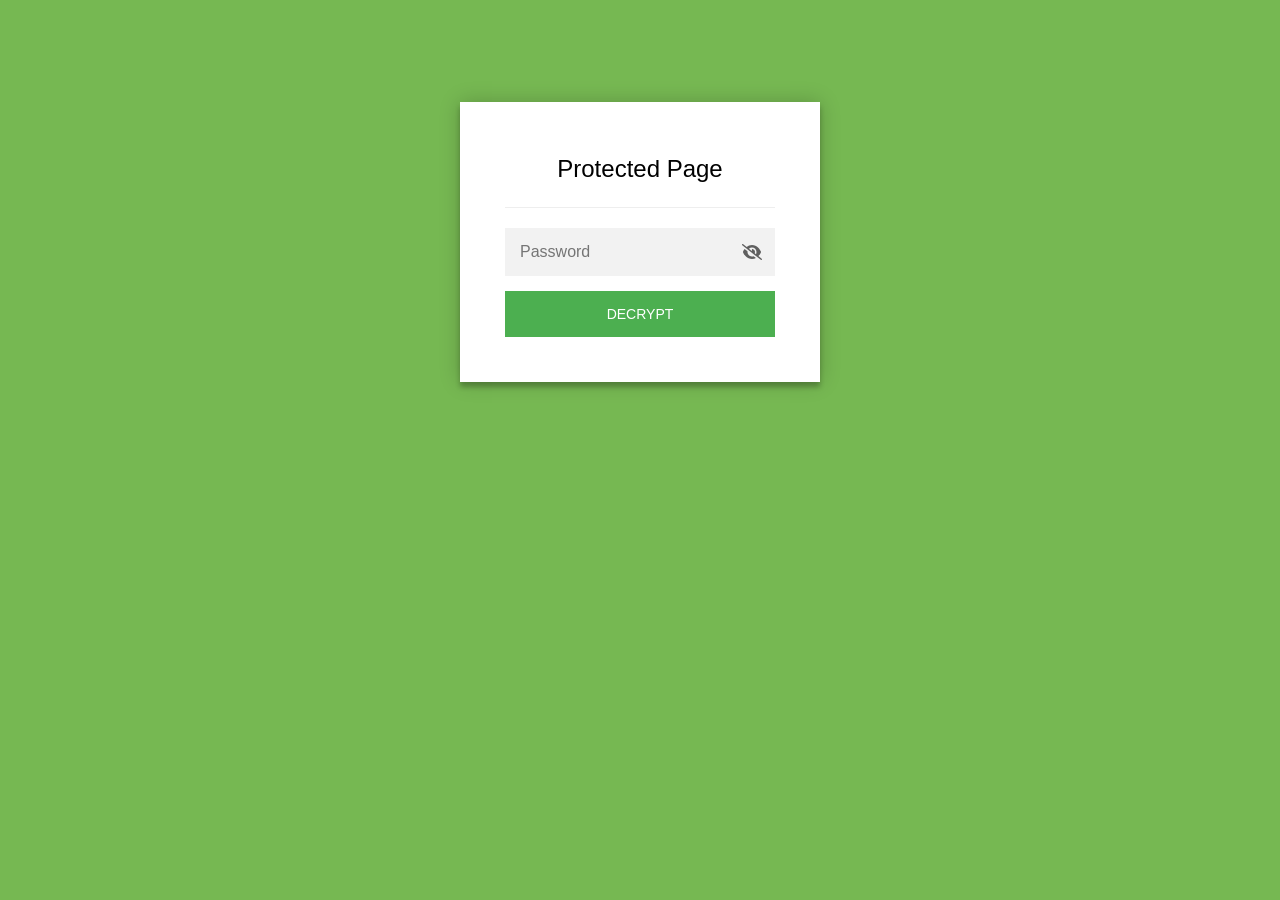
<file: 2026-kansai/index.html>
<!DOCTYPE html>
<html class="staticrypt-html">
    <head>
        <meta charset="utf-8" />
        <title>Protected Page</title>
        <meta name="viewport" content="width=device-width, initial-scale=1" />

        <!-- do not cache this page -->
        <meta http-equiv="cache-control" content="max-age=0" />
        <meta http-equiv="cache-control" content="no-cache" />
        <meta http-equiv="expires" content="0" />
        <meta http-equiv="expires" content="Tue, 01 Jan 1980 1:00:00 GMT" />
        <meta http-equiv="pragma" content="no-cache" />

        <style>
            .staticrypt-hr {
                margin-top: 20px;
                margin-bottom: 20px;
                border: 0;
                border-top: 1px solid #eee;
            }

            .staticrypt-page {
                width: 360px;
                padding: 8% 0 0;
                margin: auto;
                box-sizing: border-box;
            }

            .staticrypt-form {
                position: relative;
                z-index: 1;
                background: #ffffff;
                max-width: 360px;
                margin: 0 auto 100px;
                padding: 45px;
                text-align: center;
                box-shadow: 0 0 20px 0 rgba(0, 0, 0, 0.2), 0 5px 5px 0 rgba(0, 0, 0, 0.24);
            }

            .staticrypt-form input[type="password"],
            input[type="text"] {
                background: inherit;
                border: 0;
                box-sizing: border-box; /* This ensures padding is included in the total width */
                font-size: 14px;
                outline: 0;
                padding: 15px 30px 15px 15px; /* Adjust the padding to ensure there is space for the icon */
                width: 100%;
            }

            .staticrypt-password-container {
                position: relative;
                outline: 0;
                background: #f2f2f2;
                width: 100%;
                border: 0;
                margin: 0 0 15px;
                box-sizing: border-box;
            }

            .staticrypt-toggle-password-visibility {
                cursor: pointer;
                height: 20px;
                opacity: 60%;
                padding: 13px;
                position: absolute;
                right: 0;
                top: 50%;
                transform: translateY(-50%);
                width: 20px;
            }

            .staticrypt-form .staticrypt-decrypt-button {
                text-transform: uppercase;
                outline: 0;
                background: #4CAF50;
                width: 100%;
                border: 0;
                padding: 15px;
                color: #ffffff;
                font-size: 14px;
                cursor: pointer;
            }

            .staticrypt-form .staticrypt-decrypt-button:hover,
            .staticrypt-form .staticrypt-decrypt-button:active,
            .staticrypt-form .staticrypt-decrypt-button:focus {
                background: #4CAF50;
                filter: brightness(92%);
            }

            .staticrypt-html {
                height: 100%;
            }

            .staticrypt-body {
                height: 100%;
                margin: 0;
            }

            .staticrypt-content {
                height: 100%;
                margin-bottom: 1em;
                background: #76B852;
                font-family: "Arial", sans-serif;
                -webkit-font-smoothing: antialiased;
                -moz-osx-font-smoothing: grayscale;
            }

            .staticrypt-instructions {
                margin-top: -1em;
                margin-bottom: 1em;
            }

            .staticrypt-title {
                font-size: 1.5em;
            }

            label.staticrypt-remember {
                display: flex;
                align-items: center;
                margin-bottom: 1em;
            }

            .staticrypt-remember input[type="checkbox"] {
                transform: scale(1.5);
                margin-right: 1em;
            }

            .hidden {
                display: none !important;
            }

            .staticrypt-spinner-container {
                height: 100%;
                display: flex;
                align-items: center;
                justify-content: center;
            }

            .staticrypt-spinner {
                display: inline-block;
                width: 2rem;
                height: 2rem;
                vertical-align: text-bottom;
                border: 0.25em solid gray;
                border-right-color: transparent;
                border-radius: 50%;
                -webkit-animation: spinner-border 0.75s linear infinite;
                animation: spinner-border 0.75s linear infinite;
                animation-duration: 0.75s;
                animation-timing-function: linear;
                animation-delay: 0s;
                animation-iteration-count: infinite;
                animation-direction: normal;
                animation-fill-mode: none;
                animation-play-state: running;
                animation-name: spinner-border;
            }

            @keyframes spinner-border {
                100% {
                    transform: rotate(360deg);
                }
            }

            @media screen and (-webkit-min-device-pixel-ratio: 0) {
                .staticrypt-form input[type="password"],
                input[type="text"] {
                    font-size: 16px;
                }
            }
        </style>
    </head>

    <body class="staticrypt-body">
        <div id="staticrypt_loading" class="staticrypt-spinner-container">
            <div class="staticrypt-spinner"></div>
        </div>

        <div id="staticrypt_content" class="staticrypt-content hidden">
            <div class="staticrypt-page">
                <div class="staticrypt-form">
                    <div class="staticrypt-instructions">
                        <p class="staticrypt-title">Protected Page</p>
                        <p></p>
                    </div>

                    <hr class="staticrypt-hr" />

                    <form id="staticrypt-form" action="#" method="post">
                        <div class="staticrypt-password-container">
                            <input
                                id="staticrypt-password"
                                type="password"
                                name="password"
                                placeholder="Password"
                                autofocus
                            />

                            <img
                                class="staticrypt-toggle-password-visibility"
                                alt="Show password"
                                title="Show password"
                                src="[data-uri]"
                            />
                        </div>

                        <label id="staticrypt-remember-label" class="staticrypt-remember hidden">
                            <input id="staticrypt-remember" type="checkbox" name="remember" />
                            Remember me
                        </label>

                        <input type="submit" class="staticrypt-decrypt-button" value="DECRYPT" />
                    </form>
                </div>
            </div>
        </div>

        <script>
            // these variables will be filled when generating the file - the template format is 'variable_name'
            const staticryptInitiator = ((function(){
  const exports = {};
  const cryptoEngine = ((function(){
  const exports = {};
  const { subtle } = crypto;

const IV_BITS = 16 * 8;
const HEX_BITS = 4;
const ENCRYPTION_ALGO = "AES-CBC";

/**
 * Translates between utf8 encoded hexadecimal strings
 * and Uint8Array bytes.
 */
const HexEncoder = {
    /**
     * hex string -> bytes
     * @param {string} hexString
     * @returns {Uint8Array}
     */
    parse: function (hexString) {
        if (hexString.length % 2 !== 0) throw "Invalid hexString";
        const arrayBuffer = new Uint8Array(hexString.length / 2);

        for (let i = 0; i < hexString.length; i += 2) {
            const byteValue = parseInt(hexString.substring(i, i + 2), 16);
            if (isNaN(byteValue)) {
                throw "Invalid hexString";
            }
            arrayBuffer[i / 2] = byteValue;
        }
        return arrayBuffer;
    },

    /**
     * bytes -> hex string
     * @param {Uint8Array} bytes
     * @returns {string}
     */
    stringify: function (bytes) {
        const hexBytes = [];

        for (let i = 0; i < bytes.length; ++i) {
            let byteString = bytes[i].toString(16);
            if (byteString.length < 2) {
                byteString = "0" + byteString;
            }
            hexBytes.push(byteString);
        }
        return hexBytes.join("");
    },
};

/**
 * Translates between utf8 strings and Uint8Array bytes.
 */
const UTF8Encoder = {
    parse: function (str) {
        return new TextEncoder().encode(str);
    },

    stringify: function (bytes) {
        return new TextDecoder().decode(bytes);
    },
};

/**
 * Salt and encrypt a msg with a password.
 */
async function encrypt(msg, hashedPassword) {
    // Must be 16 bytes, unpredictable, and preferably cryptographically random. However, it need not be secret.
    // https://developer.mozilla.org/en-US/docs/Web/API/SubtleCrypto/encrypt#parameters
    const iv = crypto.getRandomValues(new Uint8Array(IV_BITS / 8));

    const key = await subtle.importKey("raw", HexEncoder.parse(hashedPassword), ENCRYPTION_ALGO, false, ["encrypt"]);

    const encrypted = await subtle.encrypt(
        {
            name: ENCRYPTION_ALGO,
            iv: iv,
        },
        key,
        UTF8Encoder.parse(msg)
    );

    // iv will be 32 hex characters, we prepend it to the ciphertext for use in decryption
    return HexEncoder.stringify(iv) + HexEncoder.stringify(new Uint8Array(encrypted));
}
exports.encrypt = encrypt;

/**
 * Decrypt a salted msg using a password.
 *
 * @param {string} encryptedMsg
 * @param {string} hashedPassword
 * @returns {Promise<string>}
 */
async function decrypt(encryptedMsg, hashedPassword) {
    const ivLength = IV_BITS / HEX_BITS;
    const iv = HexEncoder.parse(encryptedMsg.substring(0, ivLength));
    const encrypted = encryptedMsg.substring(ivLength);

    const key = await subtle.importKey("raw", HexEncoder.parse(hashedPassword), ENCRYPTION_ALGO, false, ["decrypt"]);

    const outBuffer = await subtle.decrypt(
        {
            name: ENCRYPTION_ALGO,
            iv: iv,
        },
        key,
        HexEncoder.parse(encrypted)
    );

    return UTF8Encoder.stringify(new Uint8Array(outBuffer));
}
exports.decrypt = decrypt;

/**
 * Salt and hash the password so it can be stored in localStorage without opening a password reuse vulnerability.
 *
 * @param {string} password
 * @param {string} salt
 * @returns {Promise<string>}
 */
async function hashPassword(password, salt) {
    // we hash the password in multiple steps, each adding more iterations. This is because we used to allow less
    // iterations, so for backward compatibility reasons, we need to support going from that to more iterations.
    let hashedPassword = await hashLegacyRound(password, salt);

    hashedPassword = await hashSecondRound(hashedPassword, salt);

    return hashThirdRound(hashedPassword, salt);
}
exports.hashPassword = hashPassword;

/**
 * This hashes the password with 1k iterations. This is a low number, we need this function to support backwards
 * compatibility.
 *
 * @param {string} password
 * @param {string} salt
 * @returns {Promise<string>}
 */
function hashLegacyRound(password, salt) {
    return pbkdf2(password, salt, 1000, "SHA-1");
}
exports.hashLegacyRound = hashLegacyRound;

/**
 * Add a second round of iterations. This is because we used to use 1k, so for backwards compatibility with
 * remember-me/autodecrypt links, we need to support going from that to more iterations.
 *
 * @param hashedPassword
 * @param salt
 * @returns {Promise<string>}
 */
function hashSecondRound(hashedPassword, salt) {
    return pbkdf2(hashedPassword, salt, 14000, "SHA-256");
}
exports.hashSecondRound = hashSecondRound;

/**
 * Add a third round of iterations to bring total number to 600k. This is because we used to use 1k, then 15k, so for
 * backwards compatibility with remember-me/autodecrypt links, we need to support going from that to more iterations.
 *
 * @param hashedPassword
 * @param salt
 * @returns {Promise<string>}
 */
function hashThirdRound(hashedPassword, salt) {
    return pbkdf2(hashedPassword, salt, 585000, "SHA-256");
}
exports.hashThirdRound = hashThirdRound;

/**
 * Salt and hash the password so it can be stored in localStorage without opening a password reuse vulnerability.
 *
 * @param {string} password
 * @param {string} salt
 * @param {int} iterations
 * @param {string} hashAlgorithm
 * @returns {Promise<string>}
 */
async function pbkdf2(password, salt, iterations, hashAlgorithm) {
    const key = await subtle.importKey("raw", UTF8Encoder.parse(password), "PBKDF2", false, ["deriveBits"]);

    const keyBytes = await subtle.deriveBits(
        {
            name: "PBKDF2",
            hash: hashAlgorithm,
            iterations,
            salt: UTF8Encoder.parse(salt),
        },
        key,
        256
    );

    return HexEncoder.stringify(new Uint8Array(keyBytes));
}

function generateRandomSalt() {
    const bytes = crypto.getRandomValues(new Uint8Array(128 / 8));

    return HexEncoder.stringify(new Uint8Array(bytes));
}
exports.generateRandomSalt = generateRandomSalt;

async function signMessage(hashedPassword, message) {
    const key = await subtle.importKey(
        "raw",
        HexEncoder.parse(hashedPassword),
        {
            name: "HMAC",
            hash: "SHA-256",
        },
        false,
        ["sign"]
    );
    const signature = await subtle.sign("HMAC", key, UTF8Encoder.parse(message));

    return HexEncoder.stringify(new Uint8Array(signature));
}
exports.signMessage = signMessage;

function getRandomAlphanum() {
    const possibleCharacters = "abcdefghijklmnopqrstuvwxyzABCDEFGHIJKLMNOPQRSTUVWXYZ0123456789";

    let byteArray;
    let parsedInt;

    // Keep generating new random bytes until we get a value that falls
    // within a range that can be evenly divided by possibleCharacters.length
    do {
        byteArray = crypto.getRandomValues(new Uint8Array(1));
        // extract the lowest byte to get an int from 0 to 255 (probably unnecessary, since we're only generating 1 byte)
        parsedInt = byteArray[0] & 0xff;
    } while (parsedInt >= 256 - (256 % possibleCharacters.length));

    // Take the modulo of the parsed integer to get a random number between 0 and totalLength - 1
    const randomIndex = parsedInt % possibleCharacters.length;

    return possibleCharacters[randomIndex];
}

/**
 * Generate a random string of a given length.
 *
 * @param {int} length
 * @returns {string}
 */
function generateRandomString(length) {
    let randomString = "";

    for (let i = 0; i < length; i++) {
        randomString += getRandomAlphanum();
    }

    return randomString;
}
exports.generateRandomString = generateRandomString;

  return exports;
})());
const codec = ((function(){
  const exports = {};
  /**
 * Initialize the codec with the provided cryptoEngine - this return functions to encode and decode messages.
 *
 * @param cryptoEngine - the engine to use for encryption / decryption
 */
function init(cryptoEngine) {
    const exports = {};

    /**
     * Top-level function for encoding a message.
     * Includes password hashing, encryption, and signing.
     *
     * @param {string} msg
     * @param {string} password
     * @param {string} salt
     *
     * @returns {string} The encoded text
     */
    async function encode(msg, password, salt) {
        const hashedPassword = await cryptoEngine.hashPassword(password, salt);

        const encrypted = await cryptoEngine.encrypt(msg, hashedPassword);

        // we use the hashed password in the HMAC because this is effectively what will be used a password (so we can store
        // it in localStorage safely, we don't use the clear text password)
        const hmac = await cryptoEngine.signMessage(hashedPassword, encrypted);

        return hmac + encrypted;
    }
    exports.encode = encode;

    /**
     * Encode using a password that has already been hashed. This is useful to encode multiple messages in a row, that way
     * we don't need to hash the password multiple times.
     *
     * @param {string} msg
     * @param {string} hashedPassword
     *
     * @returns {string} The encoded text
     */
    async function encodeWithHashedPassword(msg, hashedPassword) {
        const encrypted = await cryptoEngine.encrypt(msg, hashedPassword);

        // we use the hashed password in the HMAC because this is effectively what will be used a password (so we can store
        // it in localStorage safely, we don't use the clear text password)
        const hmac = await cryptoEngine.signMessage(hashedPassword, encrypted);

        return hmac + encrypted;
    }
    exports.encodeWithHashedPassword = encodeWithHashedPassword;

    /**
     * Top-level function for decoding a message.
     * Includes signature check and decryption.
     *
     * @param {string} signedMsg
     * @param {string} hashedPassword
     * @param {string} salt
     * @param {int} backwardCompatibleAttempt
     * @param {string} originalPassword
     *
     * @returns {Object} {success: true, decoded: string} | {success: false, message: string}
     */
    async function decode(signedMsg, hashedPassword, salt, backwardCompatibleAttempt = 0, originalPassword = "") {
        const encryptedHMAC = signedMsg.substring(0, 64);
        const encryptedMsg = signedMsg.substring(64);
        const decryptedHMAC = await cryptoEngine.signMessage(hashedPassword, encryptedMsg);

        if (decryptedHMAC !== encryptedHMAC) {
            // we have been raising the number of iterations in the hashing algorithm multiple times, so to support the old
            // remember-me/autodecrypt links we need to try bringing the old hashes up to speed.
            originalPassword = originalPassword || hashedPassword;
            if (backwardCompatibleAttempt === 0) {
                const updatedHashedPassword = await cryptoEngine.hashThirdRound(originalPassword, salt);

                return decode(signedMsg, updatedHashedPassword, salt, backwardCompatibleAttempt + 1, originalPassword);
            }
            if (backwardCompatibleAttempt === 1) {
                let updatedHashedPassword = await cryptoEngine.hashSecondRound(originalPassword, salt);
                updatedHashedPassword = await cryptoEngine.hashThirdRound(updatedHashedPassword, salt);

                return decode(signedMsg, updatedHashedPassword, salt, backwardCompatibleAttempt + 1, originalPassword);
            }

            return { success: false, message: "Signature mismatch" };
        }

        return {
            success: true,
            decoded: await cryptoEngine.decrypt(encryptedMsg, hashedPassword),
        };
    }
    exports.decode = decode;

    return exports;
}
exports.init = init;

  return exports;
})());
const decode = codec.init(cryptoEngine).decode;

/**
 * Initialize the staticrypt module, that exposes functions callbable by the password_template.
 *
 * @param {{
 *  staticryptEncryptedMsgUniqueVariableName: string,
 *  isRememberEnabled: boolean,
 *  rememberDurationInDays: number,
 *  staticryptSaltUniqueVariableName: string,
 * }} staticryptConfig - object of data that is stored on the password_template at encryption time.
 *
 * @param {{
 *  rememberExpirationKey: string,
 *  rememberPassphraseKey: string,
 *  replaceHtmlCallback: function,
 *  clearLocalStorageCallback: function,
 * }} templateConfig - object of data that can be configured by a custom password_template.
 */
function init(staticryptConfig, templateConfig) {
    const exports = {};

    /**
     * Decrypt our encrypted page, replace the whole HTML.
     *
     * @param {string} hashedPassword
     * @returns {Promise<boolean>}
     */
    async function decryptAndReplaceHtml(hashedPassword) {
        const { staticryptEncryptedMsgUniqueVariableName, staticryptSaltUniqueVariableName } = staticryptConfig;
        const { replaceHtmlCallback } = templateConfig;

        const result = await decode(
            staticryptEncryptedMsgUniqueVariableName,
            hashedPassword,
            staticryptSaltUniqueVariableName
        );
        if (!result.success) {
            return false;
        }
        const plainHTML = result.decoded;

        // if the user configured a callback call it, otherwise just replace the whole HTML
        if (typeof replaceHtmlCallback === "function") {
            replaceHtmlCallback(plainHTML);
        } else {
            document.open(); document.write(plainHTML);
            document.close();
        }

        return true;
    }

    /**
     * Attempt to decrypt the page and replace the whole HTML.
     *
     * @param {string} password
     * @param {boolean} isRememberChecked
     *
     * @returns {Promise<{isSuccessful: boolean, hashedPassword?: string}>} - we return an object, so that if we want to
     *   expose more information in the future we can do it without breaking the password_template
     */
    async function handleDecryptionOfPage(password, isRememberChecked) {
        const { staticryptSaltUniqueVariableName } = staticryptConfig;

        // decrypt and replace the whole page
        const hashedPassword = await cryptoEngine.hashPassword(password, staticryptSaltUniqueVariableName);
        return handleDecryptionOfPageFromHash(hashedPassword, isRememberChecked);
    }
    exports.handleDecryptionOfPage = handleDecryptionOfPage;

    async function handleDecryptionOfPageFromHash(hashedPassword, isRememberChecked) {
        const { isRememberEnabled, rememberDurationInDays } = staticryptConfig;
        const { rememberExpirationKey, rememberPassphraseKey } = templateConfig;

        const isDecryptionSuccessful = await decryptAndReplaceHtml(hashedPassword);

        if (!isDecryptionSuccessful) {
            return {
                isSuccessful: false,
                hashedPassword,
            };
        }

        // remember the hashedPassword and set its expiration if necessary
        if (isRememberEnabled && isRememberChecked) {
            window.localStorage.setItem(rememberPassphraseKey, hashedPassword);

            // set the expiration if the duration isn't 0 (meaning no expiration)
            if (rememberDurationInDays > 0) {
                window.localStorage.setItem(
                    rememberExpirationKey,
                    (new Date().getTime() + rememberDurationInDays * 24 * 60 * 60 * 1000).toString()
                );
            }
        }

        return {
            isSuccessful: true,
            hashedPassword,
        };
    }
    exports.handleDecryptionOfPageFromHash = handleDecryptionOfPageFromHash;

    /**
     * Clear localstorage from staticrypt related values
     */
    function clearLocalStorage() {
        const { clearLocalStorageCallback, rememberExpirationKey, rememberPassphraseKey } = templateConfig;

        if (typeof clearLocalStorageCallback === "function") {
            clearLocalStorageCallback();
        } else {
            localStorage.removeItem(rememberPassphraseKey);
            localStorage.removeItem(rememberExpirationKey);
        }
    }

    async function handleDecryptOnLoad() {
        let isSuccessful = await decryptOnLoadFromUrl();

        if (!isSuccessful) {
            isSuccessful = await decryptOnLoadFromRememberMe();
        }

        return { isSuccessful };
    }
    exports.handleDecryptOnLoad = handleDecryptOnLoad;

    /**
     * Clear storage if we are logging out
     *
     * @returns {boolean} - whether we logged out
     */
    function logoutIfNeeded() {
        const logoutKey = "staticrypt_logout";

        // handle logout through query param
        const queryParams = new URLSearchParams(window.location.search);
        if (queryParams.has(logoutKey)) {
            clearLocalStorage();
            return true;
        }

        // handle logout through URL fragment
        const hash = window.location.hash.substring(1);
        if (hash.includes(logoutKey)) {
            clearLocalStorage();
            return true;
        }

        return false;
    }

    /**
     * To be called on load: check if we want to try to decrypt and replace the HTML with the decrypted content, and
     * try to do it if needed.
     *
     * @returns {Promise<boolean>} true if we derypted and replaced the whole page, false otherwise
     */
    async function decryptOnLoadFromRememberMe() {
        const { rememberDurationInDays } = staticryptConfig;
        const { rememberExpirationKey, rememberPassphraseKey } = templateConfig;

        // if we are login out, terminate
        if (logoutIfNeeded()) {
            return false;
        }

        // if there is expiration configured, check if we're not beyond the expiration
        if (rememberDurationInDays && rememberDurationInDays > 0) {
            const expiration = localStorage.getItem(rememberExpirationKey),
                isExpired = expiration && new Date().getTime() > parseInt(expiration);

            if (isExpired) {
                clearLocalStorage();
                return false;
            }
        }

        const hashedPassword = localStorage.getItem(rememberPassphraseKey);

        if (hashedPassword) {
            // try to decrypt
            const isDecryptionSuccessful = await decryptAndReplaceHtml(hashedPassword);

            // if the decryption is unsuccessful the password might be wrong - silently clear the saved data and let
            // the user fill the password form again
            if (!isDecryptionSuccessful) {
                clearLocalStorage();
                return false;
            }

            return true;
        }

        return false;
    }

    async function decryptOnLoadFromUrl() {
        const passwordKey = "staticrypt_pwd";
        const rememberMeKey = "remember_me";

        // try to get the password from the query param (for backward compatibility - we now want to avoid this method,
        // since it sends the hashed password to the server which isn't needed)
        const queryParams = new URLSearchParams(window.location.search);
        const hashedPasswordQuery = queryParams.get(passwordKey);
        const rememberMeQuery = queryParams.get(rememberMeKey);

        const urlFragment = window.location.hash.substring(1);
        // get the password from the url fragment
        const hashedPasswordRegexMatch = urlFragment.match(new RegExp(passwordKey + "=([^&]*)"));
        const hashedPasswordFragment = hashedPasswordRegexMatch ? hashedPasswordRegexMatch[1] : null;
        const rememberMeFragment = urlFragment.includes(rememberMeKey);

        const hashedPassword = hashedPasswordFragment || hashedPasswordQuery;
        const rememberMe = rememberMeFragment || rememberMeQuery;

        if (hashedPassword) {
            return handleDecryptionOfPageFromHash(hashedPassword, rememberMe);
        }

        return false;
    }

    return exports;
}
exports.init = init;

  return exports;
})());
            const templateError = "Bad password!",
                templateToggleAltShow = "Show password",
                templateToggleAltHide = "Hide password",
                isRememberEnabled = false,
                staticryptConfig = {"staticryptEncryptedMsgUniqueVariableName":"[base64]","isRememberEnabled":false,"rememberDurationInDays":0,"staticryptSaltUniqueVariableName":"6b616e73616932303236657665727964"};

            // you can edit these values to customize some of the behavior of StatiCrypt
            const templateConfig = {
                rememberExpirationKey: "staticrypt_expiration",
                rememberPassphraseKey: "staticrypt_passphrase",
                replaceHtmlCallback: null,
                clearLocalStorageCallback: null,
            };

            // init the staticrypt engine
            const staticrypt = staticryptInitiator.init(staticryptConfig, templateConfig);

            // try to automatically decrypt on load if there is a saved password
            window.onload = async function () {
                const { isSuccessful } = await staticrypt.handleDecryptOnLoad();

                // if we didn't decrypt anything on load, show the password prompt. Otherwise the content has already been
                // replaced, no need to do anything
                if (!isSuccessful) {
                    // hide loading screen
                    document.getElementById("staticrypt_loading").classList.add("hidden");
                    document.getElementById("staticrypt_content").classList.remove("hidden");
                    document.getElementById("staticrypt-password").focus();

                    // show the remember me checkbox
                    if (isRememberEnabled) {
                        document.getElementById("staticrypt-remember-label").classList.remove("hidden");
                    }
                }
            };

            // toggle password visibility
            const toggleIcon = document.querySelector(".staticrypt-toggle-password-visibility");
            // these two icons are coming from FontAwesome
            const imgSrcEyeClosed =
                "[data-uri]";
            const imgSrcEyeOpened =
                "[data-uri]";
            toggleIcon.addEventListener("click", function () {
                const passwordInput = document.getElementById("staticrypt-password");
                if (passwordInput.type === "password") {
                    passwordInput.type = "text";
                    toggleIcon.src = imgSrcEyeOpened;
                    toggleIcon.alt = templateToggleAltHide;
                    toggleIcon.title = templateToggleAltHide;
                } else {
                    passwordInput.type = "password";
                    toggleIcon.src = imgSrcEyeClosed;
                    toggleIcon.alt = templateToggleAltShow;
                    toggleIcon.title = templateToggleAltShow;
                }
            });

            // handle password form submission
            document.getElementById("staticrypt-form").addEventListener("submit", async function (e) {
                e.preventDefault();

                const password = document.getElementById("staticrypt-password").value,
                    isRememberChecked = document.getElementById("staticrypt-remember").checked;

                const { isSuccessful } = await staticrypt.handleDecryptionOfPage(password, isRememberChecked);

                if (!isSuccessful) {
                    alert(templateError);
                }
            });
        </script>
    </body>
</html>
</file>
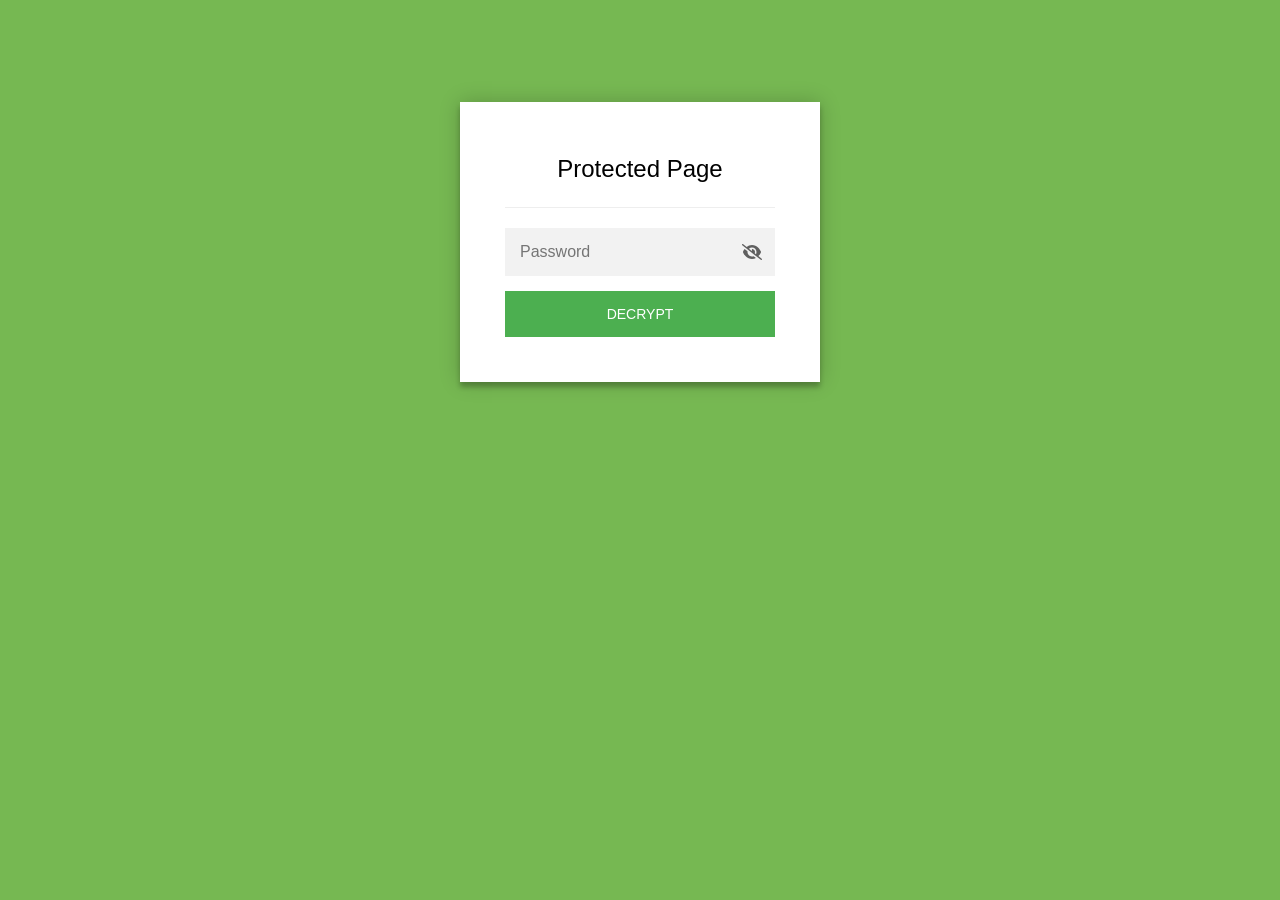
<file: 2026-kansai/index.encrypted.html>
<!DOCTYPE html>
<html class="staticrypt-html">
    <head>
        <meta charset="utf-8" />
        <title>Protected Page</title>
        <meta name="viewport" content="width=device-width, initial-scale=1" />

        <!-- do not cache this page -->
        <meta http-equiv="cache-control" content="max-age=0" />
        <meta http-equiv="cache-control" content="no-cache" />
        <meta http-equiv="expires" content="0" />
        <meta http-equiv="expires" content="Tue, 01 Jan 1980 1:00:00 GMT" />
        <meta http-equiv="pragma" content="no-cache" />

        <style>
            .staticrypt-hr {
                margin-top: 20px;
                margin-bottom: 20px;
                border: 0;
                border-top: 1px solid #eee;
            }

            .staticrypt-page {
                width: 360px;
                padding: 8% 0 0;
                margin: auto;
                box-sizing: border-box;
            }

            .staticrypt-form {
                position: relative;
                z-index: 1;
                background: #ffffff;
                max-width: 360px;
                margin: 0 auto 100px;
                padding: 45px;
                text-align: center;
                box-shadow: 0 0 20px 0 rgba(0, 0, 0, 0.2), 0 5px 5px 0 rgba(0, 0, 0, 0.24);
            }

            .staticrypt-form input[type="password"],
            input[type="text"] {
                background: inherit;
                border: 0;
                box-sizing: border-box; /* This ensures padding is included in the total width */
                font-size: 14px;
                outline: 0;
                padding: 15px 30px 15px 15px; /* Adjust the padding to ensure there is space for the icon */
                width: 100%;
            }

            .staticrypt-password-container {
                position: relative;
                outline: 0;
                background: #f2f2f2;
                width: 100%;
                border: 0;
                margin: 0 0 15px;
                box-sizing: border-box;
            }

            .staticrypt-toggle-password-visibility {
                cursor: pointer;
                height: 20px;
                opacity: 60%;
                padding: 13px;
                position: absolute;
                right: 0;
                top: 50%;
                transform: translateY(-50%);
                width: 20px;
            }

            .staticrypt-form .staticrypt-decrypt-button {
                text-transform: uppercase;
                outline: 0;
                background: #4CAF50;
                width: 100%;
                border: 0;
                padding: 15px;
                color: #ffffff;
                font-size: 14px;
                cursor: pointer;
            }

            .staticrypt-form .staticrypt-decrypt-button:hover,
            .staticrypt-form .staticrypt-decrypt-button:active,
            .staticrypt-form .staticrypt-decrypt-button:focus {
                background: #4CAF50;
                filter: brightness(92%);
            }

            .staticrypt-html {
                height: 100%;
            }

            .staticrypt-body {
                height: 100%;
                margin: 0;
            }

            .staticrypt-content {
                height: 100%;
                margin-bottom: 1em;
                background: #76B852;
                font-family: "Arial", sans-serif;
                -webkit-font-smoothing: antialiased;
                -moz-osx-font-smoothing: grayscale;
            }

            .staticrypt-instructions {
                margin-top: -1em;
                margin-bottom: 1em;
            }

            .staticrypt-title {
                font-size: 1.5em;
            }

            label.staticrypt-remember {
                display: flex;
                align-items: center;
                margin-bottom: 1em;
            }

            .staticrypt-remember input[type="checkbox"] {
                transform: scale(1.5);
                margin-right: 1em;
            }

            .hidden {
                display: none !important;
            }

            .staticrypt-spinner-container {
                height: 100%;
                display: flex;
                align-items: center;
                justify-content: center;
            }

            .staticrypt-spinner {
                display: inline-block;
                width: 2rem;
                height: 2rem;
                vertical-align: text-bottom;
                border: 0.25em solid gray;
                border-right-color: transparent;
                border-radius: 50%;
                -webkit-animation: spinner-border 0.75s linear infinite;
                animation: spinner-border 0.75s linear infinite;
                animation-duration: 0.75s;
                animation-timing-function: linear;
                animation-delay: 0s;
                animation-iteration-count: infinite;
                animation-direction: normal;
                animation-fill-mode: none;
                animation-play-state: running;
                animation-name: spinner-border;
            }

            @keyframes spinner-border {
                100% {
                    transform: rotate(360deg);
                }
            }

            @media screen and (-webkit-min-device-pixel-ratio: 0) {
                .staticrypt-form input[type="password"],
                input[type="text"] {
                    font-size: 16px;
                }
            }
        </style>
    </head>

    <body class="staticrypt-body">
        <div id="staticrypt_loading" class="staticrypt-spinner-container">
            <div class="staticrypt-spinner"></div>
        </div>

        <div id="staticrypt_content" class="staticrypt-content hidden">
            <div class="staticrypt-page">
                <div class="staticrypt-form">
                    <div class="staticrypt-instructions">
                        <p class="staticrypt-title">Protected Page</p>
                        <p></p>
                    </div>

                    <hr class="staticrypt-hr" />

                    <form id="staticrypt-form" action="#" method="post">
                        <div class="staticrypt-password-container">
                            <input
                                id="staticrypt-password"
                                type="password"
                                name="password"
                                placeholder="Password"
                                autofocus
                            />

                            <img
                                class="staticrypt-toggle-password-visibility"
                                alt="Show password"
                                title="Show password"
                                src="[data-uri]"
                            />
                        </div>

                        <label id="staticrypt-remember-label" class="staticrypt-remember hidden">
                            <input id="staticrypt-remember" type="checkbox" name="remember" />
                            Remember me
                        </label>

                        <input type="submit" class="staticrypt-decrypt-button" value="DECRYPT" />
                    </form>
                </div>
            </div>
        </div>

        <script>
            // these variables will be filled when generating the file - the template format is 'variable_name'
            const staticryptInitiator = ((function(){
  const exports = {};
  const cryptoEngine = ((function(){
  const exports = {};
  const { subtle } = crypto;

const IV_BITS = 16 * 8;
const HEX_BITS = 4;
const ENCRYPTION_ALGO = "AES-CBC";

/**
 * Translates between utf8 encoded hexadecimal strings
 * and Uint8Array bytes.
 */
const HexEncoder = {
    /**
     * hex string -> bytes
     * @param {string} hexString
     * @returns {Uint8Array}
     */
    parse: function (hexString) {
        if (hexString.length % 2 !== 0) throw "Invalid hexString";
        const arrayBuffer = new Uint8Array(hexString.length / 2);

        for (let i = 0; i < hexString.length; i += 2) {
            const byteValue = parseInt(hexString.substring(i, i + 2), 16);
            if (isNaN(byteValue)) {
                throw "Invalid hexString";
            }
            arrayBuffer[i / 2] = byteValue;
        }
        return arrayBuffer;
    },

    /**
     * bytes -> hex string
     * @param {Uint8Array} bytes
     * @returns {string}
     */
    stringify: function (bytes) {
        const hexBytes = [];

        for (let i = 0; i < bytes.length; ++i) {
            let byteString = bytes[i].toString(16);
            if (byteString.length < 2) {
                byteString = "0" + byteString;
            }
            hexBytes.push(byteString);
        }
        return hexBytes.join("");
    },
};

/**
 * Translates between utf8 strings and Uint8Array bytes.
 */
const UTF8Encoder = {
    parse: function (str) {
        return new TextEncoder().encode(str);
    },

    stringify: function (bytes) {
        return new TextDecoder().decode(bytes);
    },
};

/**
 * Salt and encrypt a msg with a password.
 */
async function encrypt(msg, hashedPassword) {
    // Must be 16 bytes, unpredictable, and preferably cryptographically random. However, it need not be secret.
    // https://developer.mozilla.org/en-US/docs/Web/API/SubtleCrypto/encrypt#parameters
    const iv = crypto.getRandomValues(new Uint8Array(IV_BITS / 8));

    const key = await subtle.importKey("raw", HexEncoder.parse(hashedPassword), ENCRYPTION_ALGO, false, ["encrypt"]);

    const encrypted = await subtle.encrypt(
        {
            name: ENCRYPTION_ALGO,
            iv: iv,
        },
        key,
        UTF8Encoder.parse(msg)
    );

    // iv will be 32 hex characters, we prepend it to the ciphertext for use in decryption
    return HexEncoder.stringify(iv) + HexEncoder.stringify(new Uint8Array(encrypted));
}
exports.encrypt = encrypt;

/**
 * Decrypt a salted msg using a password.
 *
 * @param {string} encryptedMsg
 * @param {string} hashedPassword
 * @returns {Promise<string>}
 */
async function decrypt(encryptedMsg, hashedPassword) {
    const ivLength = IV_BITS / HEX_BITS;
    const iv = HexEncoder.parse(encryptedMsg.substring(0, ivLength));
    const encrypted = encryptedMsg.substring(ivLength);

    const key = await subtle.importKey("raw", HexEncoder.parse(hashedPassword), ENCRYPTION_ALGO, false, ["decrypt"]);

    const outBuffer = await subtle.decrypt(
        {
            name: ENCRYPTION_ALGO,
            iv: iv,
        },
        key,
        HexEncoder.parse(encrypted)
    );

    return UTF8Encoder.stringify(new Uint8Array(outBuffer));
}
exports.decrypt = decrypt;

/**
 * Salt and hash the password so it can be stored in localStorage without opening a password reuse vulnerability.
 *
 * @param {string} password
 * @param {string} salt
 * @returns {Promise<string>}
 */
async function hashPassword(password, salt) {
    // we hash the password in multiple steps, each adding more iterations. This is because we used to allow less
    // iterations, so for backward compatibility reasons, we need to support going from that to more iterations.
    let hashedPassword = await hashLegacyRound(password, salt);

    hashedPassword = await hashSecondRound(hashedPassword, salt);

    return hashThirdRound(hashedPassword, salt);
}
exports.hashPassword = hashPassword;

/**
 * This hashes the password with 1k iterations. This is a low number, we need this function to support backwards
 * compatibility.
 *
 * @param {string} password
 * @param {string} salt
 * @returns {Promise<string>}
 */
function hashLegacyRound(password, salt) {
    return pbkdf2(password, salt, 1000, "SHA-1");
}
exports.hashLegacyRound = hashLegacyRound;

/**
 * Add a second round of iterations. This is because we used to use 1k, so for backwards compatibility with
 * remember-me/autodecrypt links, we need to support going from that to more iterations.
 *
 * @param hashedPassword
 * @param salt
 * @returns {Promise<string>}
 */
function hashSecondRound(hashedPassword, salt) {
    return pbkdf2(hashedPassword, salt, 14000, "SHA-256");
}
exports.hashSecondRound = hashSecondRound;

/**
 * Add a third round of iterations to bring total number to 600k. This is because we used to use 1k, then 15k, so for
 * backwards compatibility with remember-me/autodecrypt links, we need to support going from that to more iterations.
 *
 * @param hashedPassword
 * @param salt
 * @returns {Promise<string>}
 */
function hashThirdRound(hashedPassword, salt) {
    return pbkdf2(hashedPassword, salt, 585000, "SHA-256");
}
exports.hashThirdRound = hashThirdRound;

/**
 * Salt and hash the password so it can be stored in localStorage without opening a password reuse vulnerability.
 *
 * @param {string} password
 * @param {string} salt
 * @param {int} iterations
 * @param {string} hashAlgorithm
 * @returns {Promise<string>}
 */
async function pbkdf2(password, salt, iterations, hashAlgorithm) {
    const key = await subtle.importKey("raw", UTF8Encoder.parse(password), "PBKDF2", false, ["deriveBits"]);

    const keyBytes = await subtle.deriveBits(
        {
            name: "PBKDF2",
            hash: hashAlgorithm,
            iterations,
            salt: UTF8Encoder.parse(salt),
        },
        key,
        256
    );

    return HexEncoder.stringify(new Uint8Array(keyBytes));
}

function generateRandomSalt() {
    const bytes = crypto.getRandomValues(new Uint8Array(128 / 8));

    return HexEncoder.stringify(new Uint8Array(bytes));
}
exports.generateRandomSalt = generateRandomSalt;

async function signMessage(hashedPassword, message) {
    const key = await subtle.importKey(
        "raw",
        HexEncoder.parse(hashedPassword),
        {
            name: "HMAC",
            hash: "SHA-256",
        },
        false,
        ["sign"]
    );
    const signature = await subtle.sign("HMAC", key, UTF8Encoder.parse(message));

    return HexEncoder.stringify(new Uint8Array(signature));
}
exports.signMessage = signMessage;

function getRandomAlphanum() {
    const possibleCharacters = "abcdefghijklmnopqrstuvwxyzABCDEFGHIJKLMNOPQRSTUVWXYZ0123456789";

    let byteArray;
    let parsedInt;

    // Keep generating new random bytes until we get a value that falls
    // within a range that can be evenly divided by possibleCharacters.length
    do {
        byteArray = crypto.getRandomValues(new Uint8Array(1));
        // extract the lowest byte to get an int from 0 to 255 (probably unnecessary, since we're only generating 1 byte)
        parsedInt = byteArray[0] & 0xff;
    } while (parsedInt >= 256 - (256 % possibleCharacters.length));

    // Take the modulo of the parsed integer to get a random number between 0 and totalLength - 1
    const randomIndex = parsedInt % possibleCharacters.length;

    return possibleCharacters[randomIndex];
}

/**
 * Generate a random string of a given length.
 *
 * @param {int} length
 * @returns {string}
 */
function generateRandomString(length) {
    let randomString = "";

    for (let i = 0; i < length; i++) {
        randomString += getRandomAlphanum();
    }

    return randomString;
}
exports.generateRandomString = generateRandomString;

  return exports;
})());
const codec = ((function(){
  const exports = {};
  /**
 * Initialize the codec with the provided cryptoEngine - this return functions to encode and decode messages.
 *
 * @param cryptoEngine - the engine to use for encryption / decryption
 */
function init(cryptoEngine) {
    const exports = {};

    /**
     * Top-level function for encoding a message.
     * Includes password hashing, encryption, and signing.
     *
     * @param {string} msg
     * @param {string} password
     * @param {string} salt
     *
     * @returns {string} The encoded text
     */
    async function encode(msg, password, salt) {
        const hashedPassword = await cryptoEngine.hashPassword(password, salt);

        const encrypted = await cryptoEngine.encrypt(msg, hashedPassword);

        // we use the hashed password in the HMAC because this is effectively what will be used a password (so we can store
        // it in localStorage safely, we don't use the clear text password)
        const hmac = await cryptoEngine.signMessage(hashedPassword, encrypted);

        return hmac + encrypted;
    }
    exports.encode = encode;

    /**
     * Encode using a password that has already been hashed. This is useful to encode multiple messages in a row, that way
     * we don't need to hash the password multiple times.
     *
     * @param {string} msg
     * @param {string} hashedPassword
     *
     * @returns {string} The encoded text
     */
    async function encodeWithHashedPassword(msg, hashedPassword) {
        const encrypted = await cryptoEngine.encrypt(msg, hashedPassword);

        // we use the hashed password in the HMAC because this is effectively what will be used a password (so we can store
        // it in localStorage safely, we don't use the clear text password)
        const hmac = await cryptoEngine.signMessage(hashedPassword, encrypted);

        return hmac + encrypted;
    }
    exports.encodeWithHashedPassword = encodeWithHashedPassword;

    /**
     * Top-level function for decoding a message.
     * Includes signature check and decryption.
     *
     * @param {string} signedMsg
     * @param {string} hashedPassword
     * @param {string} salt
     * @param {int} backwardCompatibleAttempt
     * @param {string} originalPassword
     *
     * @returns {Object} {success: true, decoded: string} | {success: false, message: string}
     */
    async function decode(signedMsg, hashedPassword, salt, backwardCompatibleAttempt = 0, originalPassword = "") {
        const encryptedHMAC = signedMsg.substring(0, 64);
        const encryptedMsg = signedMsg.substring(64);
        const decryptedHMAC = await cryptoEngine.signMessage(hashedPassword, encryptedMsg);

        if (decryptedHMAC !== encryptedHMAC) {
            // we have been raising the number of iterations in the hashing algorithm multiple times, so to support the old
            // remember-me/autodecrypt links we need to try bringing the old hashes up to speed.
            originalPassword = originalPassword || hashedPassword;
            if (backwardCompatibleAttempt === 0) {
                const updatedHashedPassword = await cryptoEngine.hashThirdRound(originalPassword, salt);

                return decode(signedMsg, updatedHashedPassword, salt, backwardCompatibleAttempt + 1, originalPassword);
            }
            if (backwardCompatibleAttempt === 1) {
                let updatedHashedPassword = await cryptoEngine.hashSecondRound(originalPassword, salt);
                updatedHashedPassword = await cryptoEngine.hashThirdRound(updatedHashedPassword, salt);

                return decode(signedMsg, updatedHashedPassword, salt, backwardCompatibleAttempt + 1, originalPassword);
            }

            return { success: false, message: "Signature mismatch" };
        }

        return {
            success: true,
            decoded: await cryptoEngine.decrypt(encryptedMsg, hashedPassword),
        };
    }
    exports.decode = decode;

    return exports;
}
exports.init = init;

  return exports;
})());
const decode = codec.init(cryptoEngine).decode;

/**
 * Initialize the staticrypt module, that exposes functions callbable by the password_template.
 *
 * @param {{
 *  staticryptEncryptedMsgUniqueVariableName: string,
 *  isRememberEnabled: boolean,
 *  rememberDurationInDays: number,
 *  staticryptSaltUniqueVariableName: string,
 * }} staticryptConfig - object of data that is stored on the password_template at encryption time.
 *
 * @param {{
 *  rememberExpirationKey: string,
 *  rememberPassphraseKey: string,
 *  replaceHtmlCallback: function,
 *  clearLocalStorageCallback: function,
 * }} templateConfig - object of data that can be configured by a custom password_template.
 */
function init(staticryptConfig, templateConfig) {
    const exports = {};

    /**
     * Decrypt our encrypted page, replace the whole HTML.
     *
     * @param {string} hashedPassword
     * @returns {Promise<boolean>}
     */
    async function decryptAndReplaceHtml(hashedPassword) {
        const { staticryptEncryptedMsgUniqueVariableName, staticryptSaltUniqueVariableName } = staticryptConfig;
        const { replaceHtmlCallback } = templateConfig;

        const result = await decode(
            staticryptEncryptedMsgUniqueVariableName,
            hashedPassword,
            staticryptSaltUniqueVariableName
        );
        if (!result.success) {
            return false;
        }
        const plainHTML = result.decoded;

        // if the user configured a callback call it, otherwise just replace the whole HTML
        if (typeof replaceHtmlCallback === "function") {
            replaceHtmlCallback(plainHTML);
        } else {
            document.write(plainHTML);
            document.close();
        }

        return true;
    }

    /**
     * Attempt to decrypt the page and replace the whole HTML.
     *
     * @param {string} password
     * @param {boolean} isRememberChecked
     *
     * @returns {Promise<{isSuccessful: boolean, hashedPassword?: string}>} - we return an object, so that if we want to
     *   expose more information in the future we can do it without breaking the password_template
     */
    async function handleDecryptionOfPage(password, isRememberChecked) {
        const { staticryptSaltUniqueVariableName } = staticryptConfig;

        // decrypt and replace the whole page
        const hashedPassword = await cryptoEngine.hashPassword(password, staticryptSaltUniqueVariableName);
        return handleDecryptionOfPageFromHash(hashedPassword, isRememberChecked);
    }
    exports.handleDecryptionOfPage = handleDecryptionOfPage;

    async function handleDecryptionOfPageFromHash(hashedPassword, isRememberChecked) {
        const { isRememberEnabled, rememberDurationInDays } = staticryptConfig;
        const { rememberExpirationKey, rememberPassphraseKey } = templateConfig;

        const isDecryptionSuccessful = await decryptAndReplaceHtml(hashedPassword);

        if (!isDecryptionSuccessful) {
            return {
                isSuccessful: false,
                hashedPassword,
            };
        }

        // remember the hashedPassword and set its expiration if necessary
        if (isRememberEnabled && isRememberChecked) {
            window.localStorage.setItem(rememberPassphraseKey, hashedPassword);

            // set the expiration if the duration isn't 0 (meaning no expiration)
            if (rememberDurationInDays > 0) {
                window.localStorage.setItem(
                    rememberExpirationKey,
                    (new Date().getTime() + rememberDurationInDays * 24 * 60 * 60 * 1000).toString()
                );
            }
        }

        return {
            isSuccessful: true,
            hashedPassword,
        };
    }
    exports.handleDecryptionOfPageFromHash = handleDecryptionOfPageFromHash;

    /**
     * Clear localstorage from staticrypt related values
     */
    function clearLocalStorage() {
        const { clearLocalStorageCallback, rememberExpirationKey, rememberPassphraseKey } = templateConfig;

        if (typeof clearLocalStorageCallback === "function") {
            clearLocalStorageCallback();
        } else {
            localStorage.removeItem(rememberPassphraseKey);
            localStorage.removeItem(rememberExpirationKey);
        }
    }

    async function handleDecryptOnLoad() {
        let isSuccessful = await decryptOnLoadFromUrl();

        if (!isSuccessful) {
            isSuccessful = await decryptOnLoadFromRememberMe();
        }

        return { isSuccessful };
    }
    exports.handleDecryptOnLoad = handleDecryptOnLoad;

    /**
     * Clear storage if we are logging out
     *
     * @returns {boolean} - whether we logged out
     */
    function logoutIfNeeded() {
        const logoutKey = "staticrypt_logout";

        // handle logout through query param
        const queryParams = new URLSearchParams(window.location.search);
        if (queryParams.has(logoutKey)) {
            clearLocalStorage();
            return true;
        }

        // handle logout through URL fragment
        const hash = window.location.hash.substring(1);
        if (hash.includes(logoutKey)) {
            clearLocalStorage();
            return true;
        }

        return false;
    }

    /**
     * To be called on load: check if we want to try to decrypt and replace the HTML with the decrypted content, and
     * try to do it if needed.
     *
     * @returns {Promise<boolean>} true if we derypted and replaced the whole page, false otherwise
     */
    async function decryptOnLoadFromRememberMe() {
        const { rememberDurationInDays } = staticryptConfig;
        const { rememberExpirationKey, rememberPassphraseKey } = templateConfig;

        // if we are login out, terminate
        if (logoutIfNeeded()) {
            return false;
        }

        // if there is expiration configured, check if we're not beyond the expiration
        if (rememberDurationInDays && rememberDurationInDays > 0) {
            const expiration = localStorage.getItem(rememberExpirationKey),
                isExpired = expiration && new Date().getTime() > parseInt(expiration);

            if (isExpired) {
                clearLocalStorage();
                return false;
            }
        }

        const hashedPassword = localStorage.getItem(rememberPassphraseKey);

        if (hashedPassword) {
            // try to decrypt
            const isDecryptionSuccessful = await decryptAndReplaceHtml(hashedPassword);

            // if the decryption is unsuccessful the password might be wrong - silently clear the saved data and let
            // the user fill the password form again
            if (!isDecryptionSuccessful) {
                clearLocalStorage();
                return false;
            }

            return true;
        }

        return false;
    }

    async function decryptOnLoadFromUrl() {
        const passwordKey = "staticrypt_pwd";
        const rememberMeKey = "remember_me";

        // try to get the password from the query param (for backward compatibility - we now want to avoid this method,
        // since it sends the hashed password to the server which isn't needed)
        const queryParams = new URLSearchParams(window.location.search);
        const hashedPasswordQuery = queryParams.get(passwordKey);
        const rememberMeQuery = queryParams.get(rememberMeKey);

        const urlFragment = window.location.hash.substring(1);
        // get the password from the url fragment
        const hashedPasswordRegexMatch = urlFragment.match(new RegExp(passwordKey + "=([^&]*)"));
        const hashedPasswordFragment = hashedPasswordRegexMatch ? hashedPasswordRegexMatch[1] : null;
        const rememberMeFragment = urlFragment.includes(rememberMeKey);

        const hashedPassword = hashedPasswordFragment || hashedPasswordQuery;
        const rememberMe = rememberMeFragment || rememberMeQuery;

        if (hashedPassword) {
            return handleDecryptionOfPageFromHash(hashedPassword, rememberMe);
        }

        return false;
    }

    return exports;
}
exports.init = init;

  return exports;
})());
            const templateError = "Bad password!",
                templateToggleAltShow = "Show password",
                templateToggleAltHide = "Hide password",
                isRememberEnabled = false,
                staticryptConfig = {"staticryptEncryptedMsgUniqueVariableName":"[base64]","isRememberEnabled":false,"rememberDurationInDays":0,"staticryptSaltUniqueVariableName":"c9c11bda330f07ebb25ac9f7850bf7f0"};

            // you can edit these values to customize some of the behavior of StatiCrypt
            const templateConfig = {
                rememberExpirationKey: "staticrypt_expiration",
                rememberPassphraseKey: "staticrypt_passphrase",
                replaceHtmlCallback: null,
                clearLocalStorageCallback: null,
            };

            // init the staticrypt engine
            const staticrypt = staticryptInitiator.init(staticryptConfig, templateConfig);

            // try to automatically decrypt on load if there is a saved password
            window.onload = async function () {
                const { isSuccessful } = await staticrypt.handleDecryptOnLoad();

                // if we didn't decrypt anything on load, show the password prompt. Otherwise the content has already been
                // replaced, no need to do anything
                if (!isSuccessful) {
                    // hide loading screen
                    document.getElementById("staticrypt_loading").classList.add("hidden");
                    document.getElementById("staticrypt_content").classList.remove("hidden");
                    document.getElementById("staticrypt-password").focus();

                    // show the remember me checkbox
                    if (isRememberEnabled) {
                        document.getElementById("staticrypt-remember-label").classList.remove("hidden");
                    }
                }
            };

            // toggle password visibility
            const toggleIcon = document.querySelector(".staticrypt-toggle-password-visibility");
            // these two icons are coming from FontAwesome
            const imgSrcEyeClosed =
                "[data-uri]";
            const imgSrcEyeOpened =
                "[data-uri]";
            toggleIcon.addEventListener("click", function () {
                const passwordInput = document.getElementById("staticrypt-password");
                if (passwordInput.type === "password") {
                    passwordInput.type = "text";
                    toggleIcon.src = imgSrcEyeOpened;
                    toggleIcon.alt = templateToggleAltHide;
                    toggleIcon.title = templateToggleAltHide;
                } else {
                    passwordInput.type = "password";
                    toggleIcon.src = imgSrcEyeClosed;
                    toggleIcon.alt = templateToggleAltShow;
                    toggleIcon.title = templateToggleAltShow;
                }
            });

            // handle password form submission
            document.getElementById("staticrypt-form").addEventListener("submit", async function (e) {
                e.preventDefault();

                const password = document.getElementById("staticrypt-password").value,
                    isRememberChecked = document.getElementById("staticrypt-remember").checked;

                const { isSuccessful } = await staticrypt.handleDecryptionOfPage(password, isRememberChecked);

                if (!isSuccessful) {
                    alert(templateError);
                }
            });
        </script>
    </body>
</html>
</file>
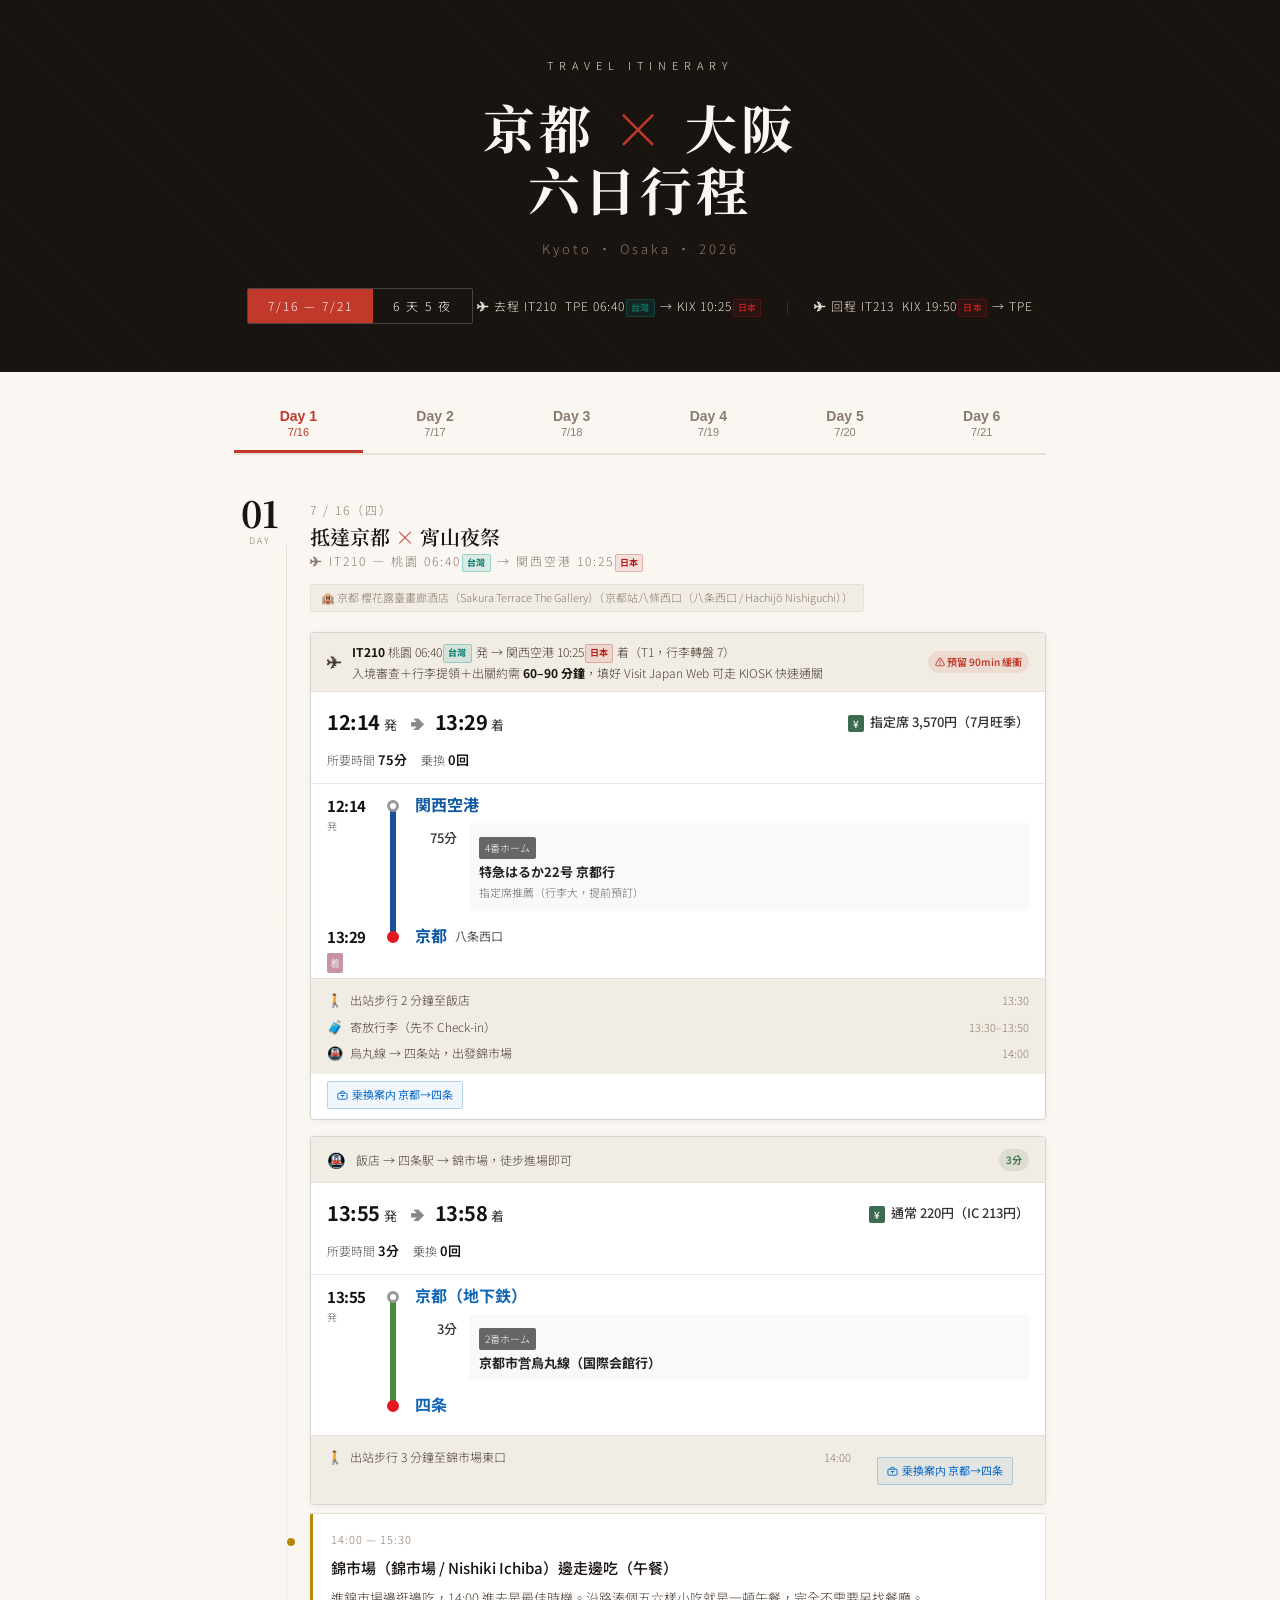
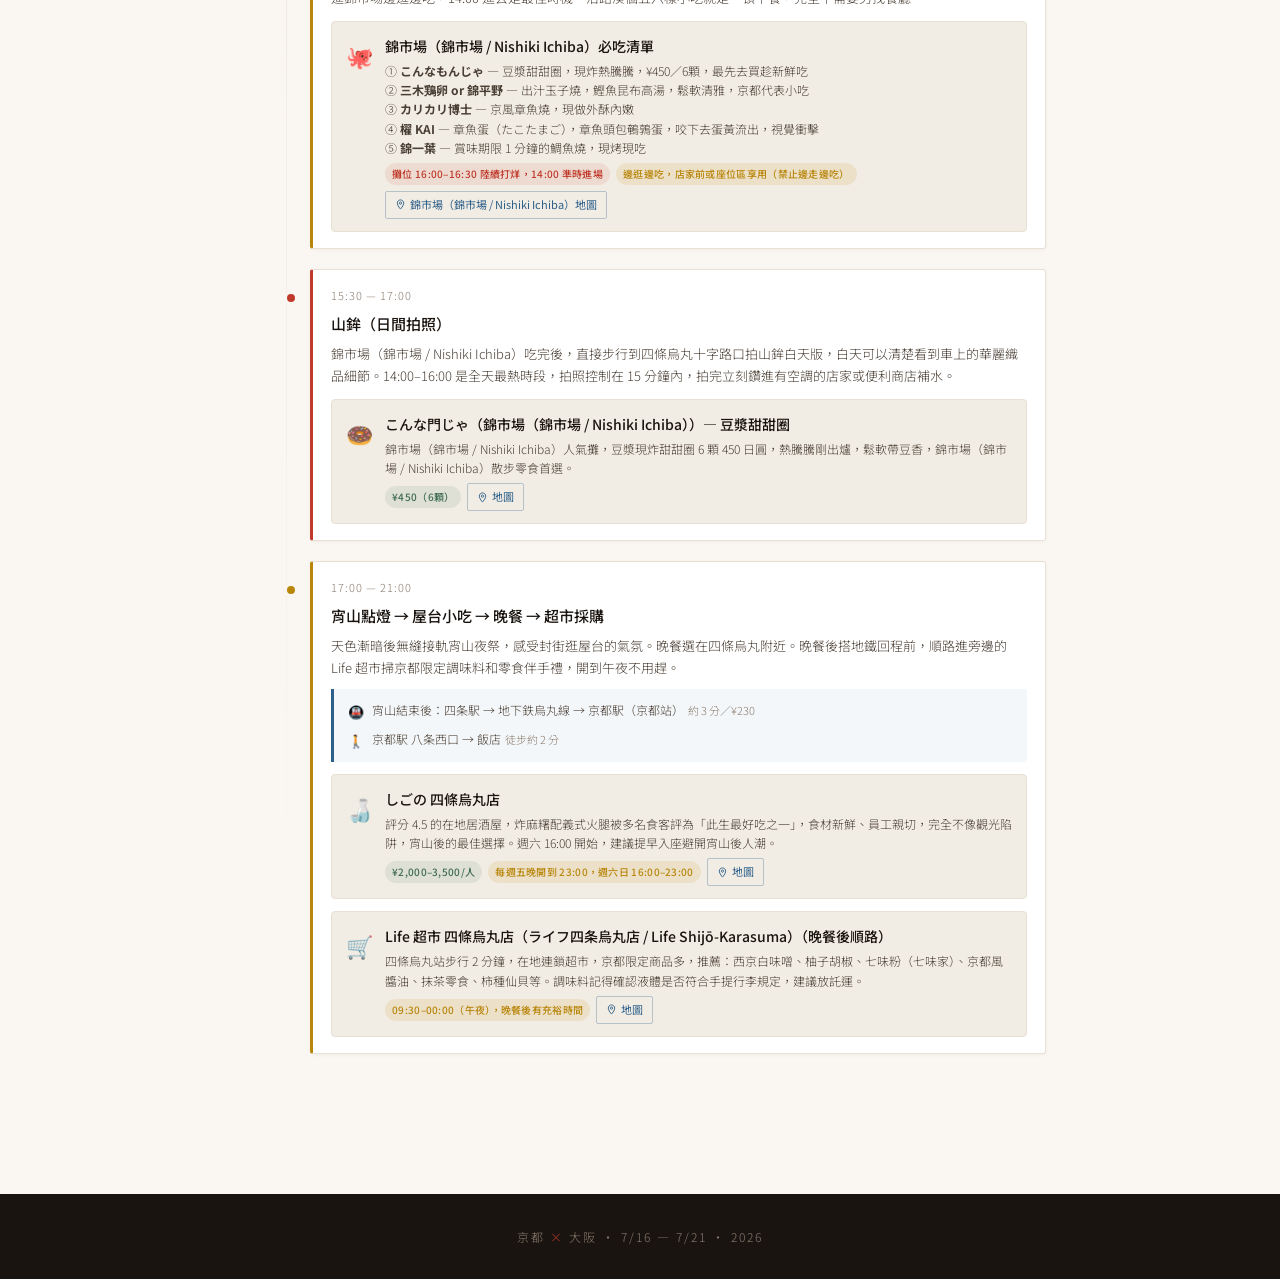
<file: travel-plan/2026-kansai/index.encrypted.html>
<!DOCTYPE html>
<html lang="zh-TW">
<head>
<meta charset="UTF-8">
<meta name="viewport" content="width=device-width, initial-scale=1.0">
<title>京阪 6 日行程 2026</title>
<link href="https://fonts.googleapis.com/css2?family=Noto+Serif+TC:wght@400;600;700&family=Noto+Sans+TC:wght@300;400;500;700&display=swap" rel="stylesheet">
<style>
:root{--ink:#1a1410;--ink2:#4a3f35;--ink3:#8a7b6e;--paper:#faf7f2;--paper2:#f2ede4;--paper3:#e8e0d2;--red:#c0392b;--gold:#b8860b;--blue:#2c5f8a;--green:#3d6b4f;}
*{margin:0;padding:0;box-sizing:border-box;}
body{background:var(--paper);color:var(--ink);font-family:'Noto Sans TC',sans-serif;font-weight:300;line-height:1.8;}
header{background:var(--ink);color:var(--paper);padding:56px 40px 48px;text-align:center;position:relative;overflow:hidden;}
header::before{content:'';position:absolute;inset:0;background:repeating-linear-gradient(45deg,transparent,transparent 40px,rgba(255,255,255,0.015) 40px,rgba(255,255,255,0.015) 41px);}
.header-label{font-size:11px;letter-spacing:6px;color:var(--paper3);text-transform:uppercase;margin-bottom:20px;}
header h1{font-family:'Noto Serif TC',serif;font-size:clamp(28px,5vw,52px);font-weight:700;letter-spacing:4px;line-height:1.2;margin-bottom:16px;}
header h1 span{color:var(--red);}
.header-sub{font-size:13px;color:var(--ink3);letter-spacing:3px;}
.header-dates{display:inline-flex;gap:0;margin-top:28px;border:1px solid rgba(255,255,255,0.2);border-radius:2px;overflow:hidden;}
.header-dates span{padding:6px 20px;font-size:12px;letter-spacing:2px;color:var(--paper);}
.header-dates span:first-child{background:var(--red);}
.container{max-width:860px;margin:0 auto;padding:0 24px 80px;}

/* Tabs CSS */
.tabs-container { margin: 24px auto 0; max-width: 860px; padding: 0 24px; }
.tabs { display: flex; overflow-x: auto; gap: 8px; border-bottom: 2px solid var(--paper3); padding-bottom: 2px; }
.tabs::-webkit-scrollbar { display: none; }
.tab-btn { flex: 1; min-width: 80px; background: transparent; border: none; padding: 12px 8px; color: var(--ink3); font-size: 14px; font-weight: 600; cursor: pointer; transition: 0.3s; text-align: center; border-bottom: 3px solid transparent; margin-bottom: -2px; }
.tab-btn span { display: block; font-size: 11px; font-weight: 400; margin-top: 2px; }
.tab-btn.active { color: var(--red); border-bottom-color: var(--red); }
.tab-btn:hover:not(.active) { color: var(--ink); }
.tab-content { display: none; animation: fadeIn 0.4s ease-in-out; }
.tab-content.active { display: block; }
@keyframes fadeIn { from { opacity: 0; transform: translateY(5px); } to { opacity: 1; transform: translateY(0); } }

.day-block{margin-top:40px;position:relative;}
.day-block::before{content:'';position:absolute;left:52px;top:50px;bottom:0;width:1px;background:linear-gradient(to bottom,var(--paper3),transparent);}
.day-head{display:flex;align-items:flex-start;gap:24px;margin-bottom:4px;}
.day-num{flex-shrink:0;width:52px;text-align:center;}
.day-num .num{font-family:'Noto Serif TC',serif;font-size:36px;font-weight:700;color:var(--ink);line-height:1;display:block;}
.day-num .label{font-size:9px;letter-spacing:2px;color:var(--ink3);text-transform:uppercase;display:block;margin-top:2px;}
.day-meta{flex:1;padding-top:4px;}
.day-date{font-size:12px;color:var(--ink3);letter-spacing:2px;margin-bottom:4px;}
.day-title{font-family:'Noto Serif TC',serif;font-size:20px;font-weight:600;line-height:1.3;}
.day-title .hl{color:var(--red);}
.hotel-tag{display:inline-flex;align-items:center;gap:5px;font-size:11px;color:var(--ink3);margin-top:8px;padding:3px 10px;background:var(--paper2);border-radius:2px;border:1px solid var(--paper3);text-decoration:none;}
.hotel-tag:hover{color:var(--blue);border-color:var(--blue);}
.timeline{margin-top:20px;padding-left:76px;}
.tl-item{position:relative;margin-bottom:20px;padding:16px 18px;background:white;border-radius:3px;border:1px solid var(--paper3);border-left:3px solid var(--paper3);box-shadow:0 1px 4px rgba(0,0,0,0.04);transition:border-left-color 0.2s,box-shadow 0.2s;}
.tl-item:hover{box-shadow:0 2px 12px rgba(0,0,0,0.08);}
.tl-item::before{content:'';position:absolute;left:-28px;top:22px;width:8px;height:8px;border-radius:50%;background:var(--paper3);border:2px solid var(--paper);}
.tl-item.transport{border-left-color:var(--blue);}
.tl-item.transport::before{background:var(--blue);}
.tl-item.food{border-left-color:var(--gold);}
.tl-item.food::before{background:var(--gold);}
.tl-item.sight{border-left-color:var(--red);}
.tl-item.sight::before{background:var(--red);}
.tl-item.note{border-left-color:var(--green);background:#f7fbf8;}
.tl-item.note::before{background:var(--green);}
.tl-time{font-size:11px;letter-spacing:1px;color:var(--ink3);margin-bottom:4px;}
.tl-name{font-size:15px;font-weight:500;color:var(--ink);margin-bottom:6px;}
.tl-desc{font-size:13px;color:var(--ink2);line-height:1.7;}
.tl-desc p+p{margin-top:6px;}
.resto-card{margin-top:12px;padding:12px 14px;background:var(--paper2);border-radius:4px;border:1px solid var(--paper3);display:flex;align-items:flex-start;gap:12px;}
.resto-icon{font-size:22px;flex-shrink:0;margin-top:2px;}
.resto-info{flex:1;min-width:0;}
.resto-name{font-size:14px;font-weight:500;color:var(--ink);margin-bottom:2px;}
.resto-name a{color:var(--ink);text-decoration:none;}
.resto-name a:hover{color:var(--blue);}
.resto-desc{font-size:12px;color:var(--ink2);line-height:1.6;}
.resto-meta{display:flex;flex-wrap:wrap;gap:6px;margin-top:6px;align-items:center;}
.resto-tag{font-size:10px;padding:2px 7px;border-radius:20px;font-weight:500;letter-spacing:0.3px;}
.tag-price{background:rgba(61,107,79,0.1);color:var(--green);}
.tag-note{background:rgba(184,134,11,0.12);color:var(--gold);}
.tag-warn{background:rgba(192,57,43,0.1);color:var(--red);}
.map-btn{display:inline-flex;align-items:center;gap:4px;font-size:11px;color:var(--blue);text-decoration:none;padding:3px 9px;border:1px solid rgba(44,95,138,0.3);border-radius:2px;transition:all 0.2s;font-weight:400;}
.map-btn:hover{background:var(--blue);color:white;border-color:var(--blue);}
.map-btn svg{width:11px;height:11px;flex-shrink:0;}

.transport-detail{margin-top:10px;padding:10px 14px;background:rgba(44,95,138,0.05);border-left:3px solid var(--blue);border-radius:0 3px 3px 0;font-size:12px;color:var(--ink2);line-height:1.8;}
.transport-detail .tr-step{display:flex;align-items:flex-start;gap:8px;margin-bottom:4px;}
.transport-detail .tr-step:last-child{margin-bottom:0;}
.transport-detail .tr-icon{flex-shrink:0;font-size:13px;margin-top:1px;}
.transport-detail .tr-text{flex:1;}
.transport-detail .tr-time{color:var(--ink3);font-size:11px;margin-left:4px;}

.warn-box{margin-top:12px;padding:10px 14px;background:rgba(192,57,43,0.06);border-left:3px solid var(--red);border-radius:0 2px 2px 0;font-size:12px;color:var(--red);line-height:1.6;}

.yahoo-panel { margin: 16px 0 8px; background: #fff; border: 1px solid #d4d4d4; border-radius: 4px; font-family: 'Noto Sans TC', sans-serif; box-shadow: 0 1px 6px rgba(0,0,0,0.06); overflow: hidden; }

.yahoo-context { padding: 9px 16px; background: var(--paper2); border-bottom: 1px solid var(--paper3); display: flex; align-items: center; gap: 10px; font-size: 12px; color: var(--ink2); flex-wrap: wrap; }
.yahoo-context .ctx-icon { font-size: 15px; flex-shrink: 0; }
.yahoo-context .ctx-main { flex: 1; line-height: 1.6; }
.yahoo-context .ctx-main strong { color: var(--ink); }
.yahoo-context .ctx-badge { font-size: 10px; padding: 2px 7px; border-radius: 20px; font-weight: 600; white-space: nowrap; }
.yahoo-context .ctx-badge.ok { background: rgba(61,107,79,0.12); color: var(--green); }
.yahoo-context .ctx-badge.warn { background: rgba(192,57,43,0.1); color: var(--red); }

.yahoo-header { padding: 12px 16px; background: #fff; border-bottom: 1px solid #e8e8e8; display: flex; flex-wrap: wrap; justify-content: space-between; align-items: center; }
.yahoo-header-left { display: flex; align-items: baseline; gap: 4px; }
.yahoo-time-big { font-size: 20px; font-weight: 700; color: #111; letter-spacing: -0.5px;}
.yahoo-time-small { font-size: 13px; font-weight: 400; color: #333; margin-right: 4px;}
.yahoo-arrow { color: #888; font-size: 14px; margin: 0 6px; }
.yahoo-fare { font-size: 13px; font-weight: 500; color: #333; }
.yahoo-fare-tag { background: #3d6b4f; color: white; padding: 1px 5px; font-size: 10px; border-radius: 2px; margin-right: 6px; vertical-align: middle;}
.yahoo-meta { font-size: 12px; color: #555; width: 100%; margin-top: 8px; display: flex; gap: 14px; flex-wrap: wrap; }
.yahoo-meta strong { color: #111; font-weight: 600; font-size: 13px; }

.yahoo-after { padding: 9px 16px; background: var(--paper2); border-top: 1px solid var(--paper3); display: flex; align-items: flex-start; gap: 10px; font-size: 12px; color: var(--ink2); flex-wrap: wrap; }
.yahoo-after .af-steps { display: flex; flex-direction: column; gap: 3px; flex: 1; }
.yahoo-after .af-step { display: flex; align-items: baseline; gap: 7px; }
.yahoo-after .af-step span:first-child { flex-shrink: 0; font-size: 13px; }
.yahoo-after .af-step .af-time { color: var(--ink3); font-size: 11px; margin-left: auto; white-space: nowrap; padding-left: 8px; }
.yahoo-after .af-step strong { color: var(--ink); }

.yahoo-body { padding: 12px 16px 4px; }
.yahoo-row { display: flex; align-items: stretch; }
.yahoo-time-col { width: 44px; flex-shrink: 0; padding-top: 2px; text-align: left; }
.yahoo-time { font-size: 15px; font-weight: 700; color: #111; display: block; line-height: 1.1; letter-spacing:-0.5px; }
.yahoo-action { font-size: 10px; color: #666; display: block; margin-top: 2px;}
.yahoo-action.arr { background: #c694a5; color: white; border-radius: 2px; padding: 1px 3px; display: inline-block; margin-top: 4px;}

.yahoo-line-col { width: 24px; display: flex; flex-direction: column; align-items: center; flex-shrink: 0; margin: 0 10px; }
.yahoo-station-icon { width: 12px; height: 12px; background: white; border: 3px solid #999; border-radius: 50%; flex-shrink: 0; margin-top: 4px; z-index: 2; }
.yahoo-line { flex: 1; width: 6px; margin-top: -6px; margin-bottom: -6px; z-index: 1; }

.yahoo-content-col { flex: 1; padding-bottom: 16px; margin-top: -2px;}
.yahoo-station-name { font-size: 16px; font-weight: 700; color: #1059a3; display: flex; align-items: center; flex-wrap: wrap; line-height: 1.3;}
.yahoo-arrival-meta { font-size: 12px; color: #333; margin-left: 8px; font-weight: 400; color: #555;}
.yahoo-addr { font-size: 11px; color: #888; display: block; margin-top: 2px;}

.yahoo-transit-details { margin-top: 8px; display: flex; gap: 12px; align-items: flex-start;}
.yahoo-duration-dist { width: 42px; flex-shrink:0; text-align: right; font-size: 11px; color: #888; line-height: 1.4; padding-top: 6px; }
.yahoo-duration-dist span { display: block; font-size: 13px; color: #333; font-weight: 500;}

.yahoo-train-info { flex: 1; background: #f9f9f9; padding: 8px 10px; border-radius: 4px; }
.yahoo-platform { display: inline-block; background: #666; color: white; font-size: 10px; padding: 2px 6px; border-radius: 2px; margin-bottom: 4px; }
.yahoo-train-name { font-size: 13px; font-weight: 700; color: #222; display: block; line-height: 1.4;}
.yahoo-train-dest { font-size: 11px; color: #666; display: block; margin-top: 2px; }

/* Line Colors */
.line-chuo { background-color: #249942; }
.line-sakaisuji { background-color: #8c5024; }
.line-walk { border-left: 4px dotted #aaa; background: transparent !important; width: 0 !important; margin-left: 3px !important; margin-right: 3px !important; }
.line-jr { background-color: #0072e3; }
.line-nankai { background-color: #f36c21; }
.line-haruka { background-color: #1a4f9c; }
.line-midosuji { background-color: #e5171f; }
.line-karasuma { background-color: #4b8a3e; }
.line-yumesaki { background-color: #00a2d2; }
.line-kanjo { background-color: #f06422; }
.line-bus { background-color: #009944; }
.line-torokko { background-color: #d35d54; }

/* yahoo-panel + tl-item gap */
.yahoo-panel + .tl-item { margin-top: 8px; }

.day-divider{display:none;}
footer{background:var(--ink);color:var(--ink3);text-align:center;padding:32px;font-size:12px;letter-spacing:2px;margin-top:40px;}
footer span{color:var(--red);}

.navitime-btn { background: rgba(0,100,200,0.06); border-color: rgba(0,100,200,0.25); color: #0064c8; }
.navitime-btn:hover { background: #0064c8; color: white; border-color: #0064c8; }
.yahoo-after .map-btn, .yahoo-after .navitime-btn { margin-top: 6px; }

.tz { display:inline-block; font-size:9px; font-weight:700; letter-spacing:0.3px;
      padding:1px 4px; border-radius:2px; vertical-align:middle; margin:0 1px; line-height:1.6; }
.tz-tw { background:rgba(0,150,136,0.12); color:#00796b; border:1px solid rgba(0,150,136,0.3); }
.tz-jp { background:rgba(183,28,28,0.1); color:#b71c1c; border:1px solid rgba(183,28,28,0.25); }

.flight-departure-bar { display: flex; align-items: center; gap: 12px; background: var(--paper2); border: 1px solid var(--paper3); border-radius: 4px; padding: 12px 16px; margin: 16px 0; font-size: 13px; flex-wrap: wrap; }
.fdb-plane { font-size: 20px; flex-shrink: 0; }
.fdb-times { display: flex; align-items: center; gap: 8px; flex-wrap: wrap; flex: 1; }
.fdb-time-item { text-align: center; }
.fdb-time-item strong { display: block; font-size: 16px; font-weight: 700; color: var(--ink); }
.fdb-time-item span { font-size: 11px; color: var(--ink3); }
.fdb-arrow { color: var(--ink3); font-size: 16px; }

/* =========================================
   Extracted from inline styles
   ========================================= */

/* Station icon variants */
.yahoo-station-icon.arrival   { background: #e5171f; border-color: #e5171f; }
.yahoo-station-icon.transfer  { background: #ccc; border: none; border-radius: 2px; height: 10px; width: 14px; }

/* Station name: subway blue */
.yahoo-station-name.subway,
.subway { color: #1166b6; }

/* Second departure time row */
.yahoo-time.second-time { margin-top: 6px; }

/* Navitime button wrapper */
.yahoo-btn-row { padding: 6px 16px 10px; }

/* Header flight info bar */
.header-flights {
  margin-top: 20px;
  display: inline-flex;
  gap: 24px;
  font-size: 12px;
  color: var(--paper3);
  letter-spacing: 1px;
  flex-wrap: wrap;
  justify-content: center;
}

/* Header separator */
.header-sep { color: rgba(255,255,255,0.2); }

/* General margin-top 6px utility */
.mt6 { margin-top: 6px; }

/* Fare tag dark green variant */
.yahoo-fare-tag.dark { background: #245b27; }

/* Flight departure bar: status ok text */
.fdb-ok { margin-left: auto; font-size: 11px; color: var(--green); font-weight: 600; }

/* Warn box small text */
.warn-small { font-size: 11px; opacity: 0.8; }

/* Yahoo meta note (green small) */
.meta-note { color: #3d6b4f; font-size: 11px; }

</style>

</head>
<body>
<header>
<div class="header-label">Travel Itinerary</div>
<h1>京都 <span>×</span> 大阪<br>六日行程</h1>
<div class="header-sub">Kyoto · Osaka · 2026</div>
<div class="header-dates"><span>7/16 — 7/21</span><span>6 天 5 夜</span></div>
<div class="header-flights">
  <span>✈ 去程 IT210 &nbsp;TPE 06:40<span class="tz tz-tw">台灣</span> → KIX 10:25<span class="tz tz-jp">日本</span></span>
  <span class="header-sep">|</span>
  <span>✈ 回程 IT213 &nbsp;KIX 19:50<span class="tz tz-jp">日本</span> → TPE</span>
</div>
</header>

<div class="tabs-container">
  <div class="tabs">
    <button class="tab-btn active" onclick="openTab(event, 'day1')">Day 1<span>7/16</span></button>
    <button class="tab-btn" onclick="openTab(event, 'day2')">Day 2<span>7/17</span></button>
    <button class="tab-btn" onclick="openTab(event, 'day3')">Day 3<span>7/18</span></button>
    <button class="tab-btn" onclick="openTab(event, 'day4')">Day 4<span>7/19</span></button>
    <button class="tab-btn" onclick="openTab(event, 'day5')">Day 5<span>7/20</span></button>
    <button class="tab-btn" onclick="openTab(event, 'day6')">Day 6<span>7/21</span></button>
  </div>
</div>

<div class="container"> 

<div id="day1" class="tab-content active">
<div class="day-block">
<div class="day-head">
<div class="day-num"><span class="num">01</span><span class="label">Day</span></div>
<div class="day-meta">
<div class="day-date">7 / 16（四）</div>
<div class="day-title">抵達京都 <span class="hl">×</span> 宵山夜祭</div>
<div class="day-date" class="mt6">✈ IT210 — 桃園 06:40<span class="tz tz-tw">台灣</span> → 関西空港 10:25<span class="tz tz-jp">日本</span></div>
<a href="https://www.google.com/maps/search/?api=1&query=Sakura+Terrace+The+Gallery+Kyoto" target="_blank" class="hotel-tag">🏨 京都 櫻花露臺畫廊酒店（Sakura Terrace The Gallery）（京都站八條西口（八条西口 / Hachijō Nishiguchi））</a>
</div></div>
<div class="timeline">

<div class="yahoo-panel">
  <div class="yahoo-context">
    <span class="ctx-icon">✈</span>
    <div class="ctx-main">
      <strong>IT210</strong> 桃園 06:40<span class="tz tz-tw">台灣</span> 発 → 関西空港 10:25<span class="tz tz-jp">日本</span> 着（T1，行李轉盤 7）<br>
      入境審查＋行李提領＋出關約需 <strong>60–90 分鐘</strong>，填好 Visit Japan Web 可走 KIOSK 快速通關
    </div>
    <span class="ctx-badge warn">⚠ 預留 90min 緩衝</span>
  </div>
  <div class="yahoo-header">
    <div class="yahoo-header-left">
      <span class="yahoo-time-big">12:14</span><span class="yahoo-time-small">発</span>
      <span class="yahoo-arrow">➔</span>
      <span class="yahoo-time-big">13:29</span><span class="yahoo-time-small">着</span>
    </div>
    <div class="yahoo-fare"><span class="yahoo-fare-tag">¥</span>指定席 3,570円（7月旺季）</div>
    <div class="yahoo-meta">
      <span>所要時間 <strong>75分</strong></span>
      <span>乗換 <strong>0回</strong></span>
    </div>
  </div>
  <div class="yahoo-body">
    <div class="yahoo-row">
      <div class="yahoo-time-col">
        <span class="yahoo-time">12:14</span><span class="yahoo-action">発</span>
      </div>
      <div class="yahoo-line-col">
        <div class="yahoo-station-icon"></div>
        <div class="yahoo-line line-haruka"></div>
      </div>
      <div class="yahoo-content-col">
        <div class="yahoo-station-name">関西空港</div>
        <div class="yahoo-transit-details">
          <div class="yahoo-duration-dist"><span>75分</span></div>
          <div class="yahoo-train-info">
            <span class="yahoo-platform">4番ホーム</span>
            <span class="yahoo-train-name">特急はるか22号 京都行</span>
            <span class="yahoo-train-dest">指定席推薦（行李大，提前預訂）</span>
          </div>
        </div>
      </div>
    </div>
    <div class="yahoo-row">
      <div class="yahoo-time-col">
        <span class="yahoo-time">13:29</span><span class="yahoo-action arr">着</span>
      </div>
      <div class="yahoo-line-col">
        <div class="yahoo-station-icon arrival"></div>
      </div>
      <div class="yahoo-content-col">
        <div class="yahoo-station-name">京都 <span class="yahoo-arrival-meta">八条西口</span></div>
      </div>
    </div>
  </div>
  <div class="yahoo-after">
    <div class="af-steps">
      <div class="af-step"><span>🚶</span><span>出站步行 2 分鐘至飯店</span><span class="af-time">13:30</span></div>
      <div class="af-step"><span>🧳</span><span>寄放行李（先不 Check-in）</span><span class="af-time">13:30–13:50</span></div>
      <div class="af-step"><span>🚇</span><span>烏丸線 → 四条站，出發錦市場</span><span class="af-time">14:00</span></div>
    </div>
  </div>
  <div class="yahoo-btn-row"><a href="https://www.navitime.co.jp/transfer/searchlist?orvStationCode=00001353&dnvStationCode=00001756&year=2026&month=7&day=16&hour=12&minute=0&basis=1&freePass=0&sort=4&wspeed=100&airplane=1&sprexprs=1&utrexprs=1&othexprs=1&mtrplbus=1&intercitybus=1&ferry=1" target="_blank" class="map-btn navitime-btn"><svg viewBox="0 0 24 24" fill="none" stroke="currentColor" stroke-width="2"><rect x="2" y="7" width="20" height="13" rx="2"/><path d="M16 7V5a2 2 0 0 0-2-2h-4a2 2 0 0 0-2 2v2"/><line x1="12" y1="12" x2="12" y2="16"/><line x1="8" y1="12" x2="16" y2="12"/></svg>乗換案内 京都→四条</a></div>
</div>

<div class="yahoo-panel">
  <div class="yahoo-context"><span class="ctx-icon">🚇</span><div class="ctx-main">飯店 → 四条駅 → 錦市場，徒步進場即可</div><span class="ctx-badge ok">3分</span></div>
  <div class="yahoo-header">
    <div class="yahoo-header-left"><span class="yahoo-time-big">13:55</span><span class="yahoo-time-small">発</span><span class="yahoo-arrow">➔</span><span class="yahoo-time-big">13:58</span><span class="yahoo-time-small">着</span></div>
    <div class="yahoo-fare"><span class="yahoo-fare-tag">¥</span>通常 220円（IC 213円）</div>
    <div class="yahoo-meta"><span>所要時間 <strong>3分</strong></span><span>乗換 <strong>0回</strong></span></div>
  </div>
  <div class="yahoo-body">
    <div class="yahoo-row">
      <div class="yahoo-time-col"><span class="yahoo-time">13:55</span><span class="yahoo-action">発</span></div>
      <div class="yahoo-line-col"><div class="yahoo-station-icon"></div><div class="yahoo-line line-karasuma"></div></div>
      <div class="yahoo-content-col"><div class="yahoo-station-name subway">京都（地下鉄）</div>
        <div class="yahoo-transit-details"><div class="yahoo-duration-dist"><span>3分</span></div>
        <div class="yahoo-train-info"><span class="yahoo-platform">2番ホーム</span><span class="yahoo-train-name">京都市営烏丸線（国際会館行）</span></div></div></div>
    </div>
    <div class="yahoo-row"><div class="yahoo-time-col"></div><div class="yahoo-line-col"><div class="yahoo-station-icon arrival"></div></div><div class="yahoo-content-col"><div class="yahoo-station-name subway">四条</div></div></div>
  </div>
  <div class="yahoo-after"><div class="af-steps">
    <div class="af-step"><span>🚶</span><span>出站步行 3 分鐘至錦市場東口</span><span class="af-time">14:00</span></div>
  </div>
  <div class="yahoo-btn-row"><a href="https://www.navitime.co.jp/transfer/searchlist?orvStationCode=00001756&dnvStationCode=00003185&year=2026&month=7&day=16&hour=13&minute=55&basis=1&freePass=0&sort=4&wspeed=100&airplane=1&sprexprs=1&utrexprs=1&othexprs=1&mtrplbus=1&intercitybus=1&ferry=1" target="_blank" class="map-btn navitime-btn"><svg viewBox="0 0 24 24" fill="none" stroke="currentColor" stroke-width="2"><rect x="2" y="7" width="20" height="13" rx="2"/><path d="M16 7V5a2 2 0 0 0-2-2h-4a2 2 0 0 0-2 2v2"/><line x1="12" y1="12" x2="12" y2="16"/><line x1="8" y1="12" x2="16" y2="12"/></svg>乗換案内 京都→四条</a></div></div>
</div>

<div class="tl-item food">
<div class="tl-time">14:00 — 15:30</div>
<div class="tl-name">錦市場（錦市場 / Nishiki Ichiba）邊走邊吃（午餐）</div>
<div class="tl-desc"><p>進錦市場邊逛邊吃，14:00 進去是最佳時機。沿路湊個五六樣小吃就是一頓午餐，完全不需要另找餐廳。</p></div>
<div class="resto-card">
<div class="resto-icon">🐙</div>
<div class="resto-info">
<div class="resto-name">錦市場（錦市場 / Nishiki Ichiba）必吃清單</div>
<div class="resto-desc">
① <strong>こんなもんじゃ</strong> — 豆漿甜甜圈，現炸熱騰騰，¥450／6顆，最先去買趁新鮮吃<br>
② <strong>三木鶏卵 or 錦平野</strong> — 出汁玉子燒，鰹魚昆布高湯，鬆軟清雅，京都代表小吃<br>
③ <strong>カリカリ博士</strong> — 京風章魚燒，現做外酥內嫩<br>
④ <strong>櫂 KAI</strong> — 章魚蛋（たこたまご），章魚頭包鵪鶉蛋，咬下去蛋黃流出，視覺衝擊<br>
⑤ <strong>錦一葉</strong> — 賞味期限 1 分鐘的鯛魚燒，現烤現吃
</div>
<div class="resto-meta">
<span class="resto-tag tag-warn">攤位 16:00–16:30 陸續打烊，14:00 準時進場</span>
<span class="resto-tag tag-note">邊逛邊吃，店家前或座位區享用（禁止邊走邊吃）</span>
<a href="https://www.google.com/maps/search/?api=1&query=%E9%8C%A6%E5%B8%82%E5%A0%B4" target="_blank" class="map-btn"><svg viewBox="0 0 24 24" fill="none" stroke="currentColor" stroke-width="2"><path d="M12 2C8.13 2 5 5.13 5 9c0 5.25 7 13 7 13s7-7.75 7-13c0-3.87-3.13-7-7-7zm0 9.5c-1.38 0-2.5-1.12-2.5-2.5s1.12-2.5 2.5-2.5 2.5 1.12 2.5 2.5-1.12 2.5-2.5 2.5z"/></svg>錦市場（錦市場 / Nishiki Ichiba）地圖</a>
</div></div></div>
</div> <div class="tl-item sight">
<div class="tl-time">15:30 — 17:00</div>
<div class="tl-name">山鉾（日間拍照）</div>
<div class="tl-desc"><p>錦市場（錦市場 / Nishiki Ichiba）吃完後，直接步行到四條烏丸十字路口拍山鉾白天版，白天可以清楚看到車上的華麗織品細節。14:00–16:00 是全天最熱時段，拍照控制在 15 分鐘內，拍完立刻鑽進有空調的店家或便利商店補水。</p></div>
<div class="resto-card">
<div class="resto-icon">🍩</div>
<div class="resto-info">
<div class="resto-name"><a href="https://www.google.com/maps/search/?api=1&query=%E3%81%93%E3%82%93%E3%81%AA%E3%82%82%E3%82%93%E3%81%98%E3%82%83+%E9%8C%A6%E5%B8%82%E5%A0%B4" target="_blank">こんな門じゃ（錦市場（錦市場 / Nishiki Ichiba））— 豆漿甜甜圈</a></div>
<div class="resto-desc">錦市場（錦市場 / Nishiki Ichiba）人氣攤，豆漿現炸甜甜圈 6 顆 450 日圓，熱騰騰剛出爐，鬆軟帶豆香，錦市場（錦市場 / Nishiki Ichiba）散步零食首選。</div>
<div class="resto-meta">
<span class="resto-tag tag-price">¥450（6顆）</span>
<a href="https://www.google.com/maps/search/?api=1&query=%E3%81%93%E3%82%93%E3%81%AA%E3%82%82%E3%82%93%E3%81%98%E3%82%83+%E9%8C%A6%E5%B8%82%E5%A0%B4" target="_blank" class="map-btn"><svg viewBox="0 0 24 24" fill="none" stroke="currentColor" stroke-width="2"><path d="M12 2C8.13 2 5 5.13 5 9c0 5.25 7 13 7 13s7-7.75 7-13c0-3.87-3.13-7-7-7zm0 9.5c-1.38 0-2.5-1.12-2.5-2.5s1.12-2.5 2.5-2.5 2.5 1.12 2.5 2.5-1.12 2.5-2.5 2.5z"/></svg>地圖</a>
</div></div></div>
</div> <div class="tl-item food">
<div class="tl-time">17:00 — 21:00</div>
<div class="tl-name">宵山點燈 → 屋台小吃 → 晚餐 → 超市採購</div>
<div class="tl-desc"><p>天色漸暗後無縫接軌宵山夜祭，感受封街逛屋台的氣氛。晚餐選在四條烏丸附近。晚餐後搭地鐵回程前，順路進旁邊的 Life 超市掃京都限定調味料和零食伴手禮，開到午夜不用趕。
<div class="transport-detail">
  <div class="tr-step"><span class="tr-icon">🚇</span><div class="tr-text">宵山結束後：四条駅 → 地下鉄烏丸線 → 京都駅（京都站）<span class="tr-time">約 3 分／¥230</span></div></div>
  <div class="tr-step"><span class="tr-icon">🚶</span><div class="tr-text">京都駅 八条西口 → 飯店<span class="tr-time">徒步約 2 分</span></div></div>
</div></p></div>
<div class="resto-card">
<div class="resto-icon">🍶</div>
<div class="resto-info">
<div class="resto-name"><a href="https://www.google.com/maps/search/?api=1&query=%E3%81%97%E3%81%94%E3%81%AE+%E5%9B%9B%E6%9D%A1%E7%83%8F%E4%B8%B8%E5%BA%97" target="_blank">しごの 四條烏丸店</a></div>
<div class="resto-desc">評分 4.5 的在地居酒屋，炸麻糬配義式火腿被多名食客評為「此生最好吃之一」，食材新鮮、員工親切，完全不像觀光陷阱，宵山後的最佳選擇。週六 16:00 開始，建議提早入座避開宵山後人潮。</div>
<div class="resto-meta">
<span class="resto-tag tag-price">¥2,000–3,500/人</span>
<span class="resto-tag tag-note">每週五晚開到 23:00，週六日 16:00–23:00</span>
<a href="https://www.google.com/maps/search/?api=1&query=%E3%81%97%E3%81%94%E3%81%AE+%E5%9B%9B%E6%9D%A1%E7%83%8F%E4%B8%B8%E5%BA%97" target="_blank" class="map-btn"><svg viewBox="0 0 24 24" fill="none" stroke="currentColor" stroke-width="2"><path d="M12 2C8.13 2 5 5.13 5 9c0 5.25 7 13 7 13s7-7.75 7-13c0-3.87-3.13-7-7-7zm0 9.5c-1.38 0-2.5-1.12-2.5-2.5s1.12-2.5 2.5-2.5 2.5 1.12 2.5 2.5-1.12 2.5-2.5 2.5z"/></svg>地圖</a>
</div></div></div>
<div class="resto-card">
<div class="resto-icon">🛒</div>
<div class="resto-info">
<div class="resto-name"><a href="https://www.google.com/maps/search/?api=1&query=%E3%83%A9%E3%82%A4%E3%83%95%E5%9B%9B%E6%9D%A1%E7%83%8F%E4%B8%B8%E5%BA%97" target="_blank">Life 超市 四條烏丸店（ライフ四条烏丸店 / Life Shijō-Karasuma）（晚餐後順路）</a></div>
<div class="resto-desc">四條烏丸站步行 2 分鐘，在地連鎖超市，京都限定商品多，推薦：西京白味噌、柚子胡椒、七味粉（七味家）、京都風醬油、抹茶零食、柿種仙貝等。調味料記得確認液體是否符合手提行李規定，建議放託運。</div>
<div class="resto-meta">
<span class="resto-tag tag-note">09:30–00:00（午夜），晚餐後有充裕時間</span>
<a href="https://www.google.com/maps/search/?api=1&query=%E3%83%A9%E3%82%A4%E3%83%95%E5%9B%9B%E6%9D%A1%E7%83%8F%E4%B8%B8%E5%BA%97" target="_blank" class="map-btn"><svg viewBox="0 0 24 24" fill="none" stroke="currentColor" stroke-width="2"><path d="M12 2C8.13 2 5 5.13 5 9c0 5.25 7 13 7 13s7-7.75 7-13c0-3.87-3.13-7-7-7zm0 9.5c-1.38 0-2.5-1.12-2.5-2.5s1.12-2.5 2.5-2.5 2.5 1.12 2.5 2.5-1.12 2.5-2.5 2.5z"/></svg>地圖</a>
</div></div></div>
</div> </div></div>
</div>

<div id="day2" class="tab-content">
<div class="day-block">
<div class="day-head">
<div class="day-num"><span class="num">02</span><span class="label">Day</span></div>
<div class="day-meta">
<div class="day-date">7 / 17（五）</div>
<div class="day-title">山鉾巡行 <span class="hl">×</span> 金閣寺（金閣寺 / Kinkaku-ji） <span class="hl">×</span> 嵐山小火車</div>
<a href="https://www.google.com/maps/search/?api=1&query=Sakura+Terrace+The+Gallery+Kyoto" target="_blank" class="hotel-tag">🏨 京都 櫻花露臺畫廊酒店（Sakura Terrace The Gallery）</a>
</div></div>
<div class="timeline">

<div class="yahoo-panel">
  <div class="yahoo-context"><span class="ctx-icon">🚇</span><div class="ctx-main">飯店 → 四条站 → 四條烏丸十字路口（步行 3 分鐘）</div><span class="ctx-badge warn">早出發</span></div>
  <div class="yahoo-header">
    <div class="yahoo-header-left"><span class="yahoo-time-big">08:40</span><span class="yahoo-time-small">発</span><span class="yahoo-arrow">➔</span><span class="yahoo-time-big">08:43</span><span class="yahoo-time-small">着</span></div>
    <div class="yahoo-fare"><span class="yahoo-fare-tag">¥</span>通常 220円（IC 213円）</div>
    <div class="yahoo-meta"><span>所要時間 <strong>3分</strong></span><span>乗換 <strong>0回</strong></span></div>
  </div>
  <div class="yahoo-body">
    <div class="yahoo-row">
      <div class="yahoo-time-col"><span class="yahoo-time">08:40</span><span class="yahoo-action">発</span></div>
      <div class="yahoo-line-col"><div class="yahoo-station-icon"></div><div class="yahoo-line line-karasuma"></div></div>
      <div class="yahoo-content-col"><div class="yahoo-station-name subway">京都（地下鉄）</div>
        <div class="yahoo-transit-details"><div class="yahoo-duration-dist"><span>3分</span></div>
        <div class="yahoo-train-info"><span class="yahoo-platform">2番ホーム</span><span class="yahoo-train-name">京都市営烏丸線（国際会館行）</span></div></div></div>
    </div>
    <div class="yahoo-row"><div class="yahoo-time-col"></div><div class="yahoo-line-col"><div class="yahoo-station-icon arrival"></div></div><div class="yahoo-content-col"><div class="yahoo-station-name subway">四条</div></div></div>
  </div>
  <div class="yahoo-after"><div class="af-steps">
    <div class="af-step"><span>🚶</span><span>步行 3 分鐘至四條烏丸十字路口</span><span class="af-time">08:50</span></div>
    <div class="af-step"><span>🎏</span><span>09:00 山鉾巡行出発，看 15 分鐘即撤退</span><span class="af-time">09:00</span></div>
  </div>
  <div class="yahoo-btn-row"><a href="https://www.navitime.co.jp/transfer/searchlist?orvStationCode=00001756&dnvStationCode=00003185&year=2026&month=7&day=17&hour=8&minute=40&basis=1&freePass=0&sort=4&wspeed=100&airplane=1&sprexprs=1&utrexprs=1&othexprs=1&mtrplbus=1&intercitybus=1&ferry=1" target="_blank" class="map-btn navitime-btn"><svg viewBox="0 0 24 24" fill="none" stroke="currentColor" stroke-width="2"><rect x="2" y="7" width="20" height="13" rx="2"/><path d="M16 7V5a2 2 0 0 0-2-2h-4a2 2 0 0 0-2 2v2"/><line x1="12" y1="12" x2="12" y2="16"/><line x1="8" y1="12" x2="16" y2="12"/></svg>乗換案内 京都→四条</a></div></div>
</div>

<div class="tl-item sight">
<div class="tl-time">08:50 — 09:20</div>
<div class="tl-name">山鉾巡行（前祭）快閃</div>
<div class="tl-desc"><p>09:00 隊伍出發，看 10–15 分鐘感受氣氛即撤退，避開龐大人潮。</p></div>
<a href="https://www.google.com/maps/search/?api=1&query=%E5%9B%9B%E6%9D%A1%E7%83%8F%E4%B8%B8" target="_blank" class="map-btn"><svg viewBox="0 0 24 24" fill="none" stroke="currentColor" stroke-width="2"><path d="M12 2C8.13 2 5 5.13 5 9c0 5.25 7 13 7 13s7-7.75 7-13c0-3.87-3.13-7-7-7zm0 9.5c-1.38 0-2.5-1.12-2.5-2.5s1.12-2.5 2.5-2.5 2.5 1.12 2.5 2.5-1.12 2.5-2.5 2.5z"/></svg>四條烏丸地圖</a>
</div> 

<div class="yahoo-panel">
  <div class="yahoo-header">
    <div class="yahoo-header-left">
      <span class="yahoo-time-big">09:30</span><span class="yahoo-time-small">発</span>
      <span class="yahoo-arrow">➔</span>
      <span class="yahoo-time-big">10:00</span><span class="yahoo-time-small">着</span>
    </div>
    <div class="yahoo-fare"><span class="yahoo-fare-tag">¥</span>通常 490円</div>
    <div class="yahoo-meta">
      <span>所要時間 <strong>30分</strong></span>
      <span>乗換 <strong>1回</strong></span>
    </div>
  </div>
  
  <div class="yahoo-body">
    <div class="yahoo-row">
      <div class="yahoo-time-col">
        <span class="yahoo-time">09:30</span><span class="yahoo-action">発</span>
      </div>
      <div class="yahoo-line-col">
        <div class="yahoo-station-icon"></div>
        <div class="yahoo-line line-karasuma"></div>
      </div>
      <div class="yahoo-content-col">
        <div class="yahoo-station-name">四条</div>
        <div class="yahoo-transit-details">
          <div class="yahoo-duration-dist"><span>9分</span></div>
          <div class="yahoo-train-info">
            <span class="yahoo-train-name">京都市営烏丸線 (国際会館行)</span>
          </div>
        </div>
      </div>
    </div>
    <div class="yahoo-row">
      <div class="yahoo-time-col">
        <span class="yahoo-time">09:39</span><span class="yahoo-action">着</span>
        <span class="yahoo-time second-time">09:45</span><span class="yahoo-action">発</span>
      </div>
      <div class="yahoo-line-col">
        <div class="yahoo-station-icon"></div>
        <div class="yahoo-line line-bus"></div>
      </div>
      <div class="yahoo-content-col">
        <div class="yahoo-station-name">北大路</div>
        <div class="yahoo-transit-details">
          <div class="yahoo-duration-dist"><span>15分</span></div>
          <div class="yahoo-train-info">
            <span class="yahoo-train-name">京都市営バス 204/205号</span>
          </div>
        </div>
      </div>
    </div>
    <div class="yahoo-row">
      <div class="yahoo-time-col">
        <span class="yahoo-time">10:00</span><span class="yahoo-action arr">着</span>
      </div>
      <div class="yahoo-line-col">
        <div class="yahoo-station-icon arrival"></div>
      </div>
      <div class="yahoo-content-col">
        <div class="yahoo-station-name">金閣寺道</div>
      </div>
    </div>
  </div>
  <div class="yahoo-after">
    <div class="af-steps">
      <div class="af-step"><span>🚶</span><span>步行約 10 分鐘至金閣寺入口（可先在北大路用早餐）</span><span class="af-time">10:00</span></div>
    </div>
  </div>
  <div class="yahoo-btn-row"><a href="https://www.navitime.co.jp/transfer/searchlist?orvStationCode=00001756&dnvStationCode=00003185&year=2026&month=7&day=17&hour=8&minute=40&basis=1&freePass=0&sort=4&wspeed=100&airplane=1&sprexprs=1&utrexprs=1&othexprs=1&mtrplbus=1&intercitybus=1&ferry=1" target="_blank" class="map-btn navitime-btn"><svg viewBox="0 0 24 24" fill="none" stroke="currentColor" stroke-width="2"><rect x="2" y="7" width="20" height="13" rx="2"/><path d="M16 7V5a2 2 0 0 0-2-2h-4a2 2 0 0 0-2 2v2"/><line x1="12" y1="12" x2="12" y2="16"/><line x1="8" y1="12" x2="16" y2="12"/></svg>乗換案内 四条→金閣寺道</a></div>
</div>

<div class="tl-item sight">
<div class="tl-time">09:30 — 12:00</div>
<div class="tl-name">金閣寺（金閣寺 / Kinkaku-ji）</div>
<div class="tl-desc"><p>早上光線拍金閣最美，逛完步行回北大路站周邊用午餐。</p></div>
<a href="https://www.google.com/maps/search/?api=1&query=%E9%87%91%E9%96%A3%E5%AF%BA" target="_blank" class="map-btn"><svg viewBox="0 0 24 24" fill="none" stroke="currentColor" stroke-width="2"><path d="M12 2C8.13 2 5 5.13 5 9c0 5.25 7 13 7 13s7-7.75 7-13c0-3.87-3.13-7-7-7zm0 9.5c-1.38 0-2.5-1.12-2.5-2.5s1.12-2.5 2.5-2.5 2.5 1.12 2.5 2.5-1.12 2.5-2.5 2.5z"/></svg>金閣寺（金閣寺 / Kinkaku-ji）地圖</a>
</div> <div class="tl-item food">
<div class="tl-time">12:00 — 13:00</div>
<div class="tl-name">午餐（北大路周邊）</div>
<div class="tl-desc"><p>北大路站周邊用餐，把最熱的正午時段坐掉。</p></div>
<div class="yahoo-panel">
  <div class="yahoo-context"><span class="ctx-icon">🚂</span><div class="ctx-main">午餐後從北大路出發，前往嵐山竹林</div><span class="ctx-badge ok">乗換1回</span></div>
  <div class="yahoo-header">
    <div class="yahoo-header-left"><span class="yahoo-time-big">13:10</span><span class="yahoo-time-small">発</span><span class="yahoo-arrow">➔</span><span class="yahoo-time-big">14:12</span><span class="yahoo-time-small">着</span></div>
    <div class="yahoo-fare"><span class="yahoo-fare-tag">¥</span>通常 500円（烏丸線 260円＋JR 240円）</div>
    <div class="yahoo-meta"><span>所要時間 <strong>62分</strong></span><span>乗換 <strong>1回</strong></span></div>
  </div>
  <div class="yahoo-body">
    <div class="yahoo-row">
      <div class="yahoo-time-col"><span class="yahoo-time">13:10</span><span class="yahoo-action">発</span></div>
      <div class="yahoo-line-col"><div class="yahoo-station-icon transfer"></div><div class="yahoo-line line-karasuma"></div></div>
      <div class="yahoo-content-col"><div class="yahoo-station-name">北大路</div>
        <div class="yahoo-transit-details"><div class="yahoo-duration-dist"><span>14分</span></div>
        <div class="yahoo-train-info"><span class="yahoo-platform">1番ホーム</span><span class="yahoo-train-name">京都市営烏丸線（竹田行）</span></div></div></div>
    </div>
    <div class="yahoo-row"><div class="yahoo-time-col"><span class="yahoo-time">13:24</span><span class="yahoo-action arr">着</span><span class="yahoo-time second-time">13:30</span><span class="yahoo-action">発</span></div><div class="yahoo-line-col"><div class="yahoo-station-icon transfer"></div><div class="yahoo-line line-jr"></div></div><div class="yahoo-content-col"><div class="yahoo-station-name">京都</div></div></div>
    <div class="yahoo-row">
      <div class="yahoo-time-col"><span class="yahoo-time">13:30</span><span class="yahoo-action">発</span></div>
      <div class="yahoo-line-col"><div class="yahoo-station-icon"></div><div class="yahoo-line line-jr"></div></div>
      <div class="yahoo-content-col"><div class="yahoo-station-name subway">京都</div>
        <div class="yahoo-transit-details"><div class="yahoo-duration-dist"><span>17分</span></div>
        <div class="yahoo-train-info"><span class="yahoo-platform">33番ホーム</span><span class="yahoo-train-name">JR嵯峨野線（亀岡行）</span></div></div></div>
    </div>
    <div class="yahoo-row"><div class="yahoo-time-col"></div><div class="yahoo-line-col"><div class="yahoo-station-icon arrival"></div></div><div class="yahoo-content-col"><div class="yahoo-station-name subway">嵯峨嵐山</div></div></div>
  </div>
  <div class="yahoo-after"><div class="af-steps">
    <div class="af-step"><span>🚶</span><span>出站即嵐山，步行 5 分鐘至竹林小徑入口</span><span class="af-time">14:15</span></div>
  </div>
  <div class="yahoo-btn-row"><a href="https://www.navitime.co.jp/transfer/searchlist?orvStationCode=00003185&dnvStationCode=00101521&year=2026&month=7&day=17&hour=9&minute=30&basis=1&freePass=0&sort=4&wspeed=100&airplane=1&sprexprs=1&utrexprs=1&othexprs=1&mtrplbus=1&intercitybus=1&ferry=1" target="_blank" class="map-btn navitime-btn"><svg viewBox="0 0 24 24" fill="none" stroke="currentColor" stroke-width="2"><rect x="2" y="7" width="20" height="13" rx="2"/><path d="M16 7V5a2 2 0 0 0-2-2h-4a2 2 0 0 0-2 2v2"/><line x1="12" y1="12" x2="12" y2="16"/><line x1="8" y1="12" x2="16" y2="12"/></svg>乗換案内 北大路→嵯峨嵐山</a></div></div>
</div>

<div class="resto-card">
<div class="resto-icon">🍱</div>
<div class="resto-info">
<div class="resto-name"><a href="https://www.google.com/maps/search/?api=1&query=%E3%81%97%E3%81%AE%E3%81%B6%E9%A3%9F%E5%A0%82+%E5%8C%97%E5%A4%A7%E8%B7%AF" target="_blank">しのぶ食堂（北大路周邊）</a></div>
<div class="resto-desc">在地媽媽口味的溫馨小食堂，每日更換定食內容，炸雞、照燒等家庭料理 900 日圓起，米飯好吃、味噌湯料多，氛圍安靜舒適，完全適合觀光客中途休息補充體力。</div>
<div class="resto-meta">
<span class="resto-tag tag-price">¥900–1,200</span>
<span class="resto-tag tag-note">週一公休；週三僅午市 11:30–14:00</span>
<a href="https://www.google.com/maps/search/?api=1&query=%E3%81%97%E3%81%AE%E3%81%B6%E9%A3%9F%E5%A0%82+%E5%8C%97%E5%A4%A7%E8%B7%AF" target="_blank" class="map-btn"><svg viewBox="0 0 24 24" fill="none" stroke="currentColor" stroke-width="2"><path d="M12 2C8.13 2 5 5.13 5 9c0 5.25 7 13 7 13s7-7.75 7-13c0-3.87-3.13-7-7-7zm0 9.5c-1.38 0-2.5-1.12-2.5-2.5s1.12-2.5 2.5-2.5 2.5 1.12 2.5 2.5-1.12 2.5-2.5 2.5z"/></svg>地圖</a>
</div></div></div>
</div>

<div class="tl-item sight">
<div class="tl-time">14:15 — 16:00</div>
<div class="tl-name">竹林小徑（竹林の小径 / Chikurin no Komichi） → 甜點休息 → 渡月橋（渡月橋 / Togetsu-kyō）</div>
<div class="tl-desc"><p>出 JR 嵯峨嵐山站（嵯峨嵐山駅 / Saga-Arashiyama Eki）後先快走竹林小徑（竹林の小径 / Chikurin no Komichi）（竹子有遮蔭但悶熱，控制在 20 分鐘內），接著立刻進嵐山野村坐下來吃甜點吹冷氣休息。渡月橋（渡月橋 / Togetsu-kyō）無遮蔭，等到 15:30 後太陽偏西再去拍，快拍快走 5 分鐘即可。</p></div>
<div class="resto-card">
<div class="resto-icon">🍡</div>
<div class="resto-info">
<div class="resto-name"><a href="https://www.google.com/maps/search/?api=1&query=%E5%B5%90%E5%B1%B1+%E9%87%8E%E6%9D%91+Arashiyama+Nomura" target="_blank">【首選】嵐山 野村（Arashiyama Nomura）</a></div>
<div class="resto-desc">嵐山隱藏名店，日式庭園座位面河，推薦冰ぜんざい（紅豆刨冰）和白玉甜品，安靜遠離主街人潮，是炎夏嵐山散策最佳歇腳處，評分 4.4。</div>
<div class="resto-meta">
<span class="resto-tag tag-price">¥800–1,500</span>
<span class="resto-tag tag-warn">週二、三公休</span>
<a href="https://www.google.com/maps/search/?api=1&query=%E5%B5%90%E5%B1%B1+%E9%87%8E%E6%9D%91+Arashiyama+Nomura" target="_blank" class="map-btn"><svg viewBox="0 0 24 24" fill="none" stroke="currentColor" stroke-width="2"><path d="M12 2C8.13 2 5 5.13 5 9c0 5.25 7 13 7 13s7-7.75 7-13c0-3.87-3.13-7-7-7zm0 9.5c-1.38 0-2.5-1.12-2.5-2.5s1.12-2.5 2.5-2.5 2.5 1.12 2.5 2.5-1.12 2.5-2.5 2.5z"/></svg>地圖</a>
</div></div></div>
<div class="resto-card">
<div class="resto-icon">🍵</div>
<div class="resto-info">
<div class="resto-name"><a href="https://www.google.com/maps/search/?api=1&query=eXcafe+%E5%B5%90%E5%B1%B1%E6%9C%AC%E5%BA%97" target="_blank">【備案】eXcafe 嵐山本店</a></div>
<div class="resto-desc">評分 4.6 的嵐山人氣咖啡館，古民家改裝、附日式庭園，招牌是自己用炭火烤糰子，室內有冷氣座位，離竹林 2 分鐘步行距離，野村公休時的完美替代方案。</div>
<div class="resto-meta">
<span class="resto-tag tag-price">¥800–1,500</span>
<span class="resto-tag tag-note">每天 09:00–18:00，全年無休</span>
<a href="https://www.google.com/maps/search/?api=1&query=eXcafe+%E5%B5%90%E5%B1%B1%E6%9C%AC%E5%BA%97" target="_blank" class="map-btn"><svg viewBox="0 0 24 24" fill="none" stroke="currentColor" stroke-width="2"><path d="M12 2C8.13 2 5 5.13 5 9c0 5.25 7 13 7 13s7-7.75 7-13c0-3.87-3.13-7-7-7zm0 9.5c-1.38 0-2.5-1.12-2.5-2.5s1.12-2.5 2.5-2.5 2.5 1.12 2.5 2.5-1.12 2.5-2.5 2.5z"/></svg>地圖</a>
</div></div></div>
</div> 

<div class="yahoo-panel">
  <div class="yahoo-header">
    <div class="yahoo-header-left">
      <span class="yahoo-time-big">16:15</span><span class="yahoo-time-small">発</span>
      <span class="yahoo-arrow">➔</span>
      <span class="yahoo-time-big">16:40</span><span class="yahoo-time-small">着</span>
    </div>
    <div class="yahoo-fare"><span class="yahoo-fare-tag">¥</span>通常 880円</div>
    <div class="yahoo-meta">
      <span>所要時間 <strong>25分</strong></span>
      <span>乗換 <strong>0回</strong></span>
    </div>
  </div>
  
  <div class="yahoo-body">
    <div class="yahoo-row">
      <div class="yahoo-time-col">
        <span class="yahoo-time">16:15</span><span class="yahoo-action">発</span>
      </div>
      <div class="yahoo-line-col">
        <div class="yahoo-station-icon"></div>
        <div class="yahoo-line line-torokko"></div>
      </div>
      <div class="yahoo-content-col">
        <div class="yahoo-station-name">トロッコ嵐山</div>
        <div class="yahoo-transit-details">
          <div class="yahoo-duration-dist"><span>25分</span></div>
          <div class="yahoo-train-info">
            <span class="yahoo-train-name">嵯峨野観光鉄道 (トロッコ亀岡行)</span>
            <span class="yahoo-train-dest">絕景觀光列車</span>
          </div>
        </div>
      </div>
    </div>
    <div class="yahoo-row">
      <div class="yahoo-time-col">
        <span class="yahoo-time">16:40</span><span class="yahoo-action arr">着</span>
      </div>
      <div class="yahoo-line-col">
        <div class="yahoo-station-icon arrival"></div>
      </div>
      <div class="yahoo-content-col">
        <div class="yahoo-station-name">トロッコ亀岡</div>
      </div>
    </div>
  </div>
  <div class="yahoo-after">
    <div class="af-steps">
      <div class="af-step"><span>🚶</span><span>步行 10 分鐘至 JR 馬堀站 → 嵯峨野線回京都</span><span class="af-time">16:40</span></div>
    </div>
  </div>
  <div class="yahoo-btn-row"><a href="https://www.navitime.co.jp/transfer/searchlist?orvStationCode=00008368&dnvStationCode=00002803&year=2026&month=7&day=17&hour=13&minute=10&basis=1&freePass=0&sort=4&wspeed=100&airplane=1&sprexprs=1&utrexprs=1&othexprs=1&mtrplbus=1&intercitybus=1&ferry=1" target="_blank" class="map-btn navitime-btn"><svg viewBox="0 0 24 24" fill="none" stroke="currentColor" stroke-width="2"><rect x="2" y="7" width="20" height="13" rx="2"/><path d="M16 7V5a2 2 0 0 0-2-2h-4a2 2 0 0 0-2 2v2"/><line x1="12" y1="12" x2="12" y2="16"/><line x1="8" y1="12" x2="16" y2="12"/></svg>乗換案内 馬堀→京都</a></div>
</div>

<div class="tl-item sight">
<div class="tl-time">16:15 — 17:15</div>
<div class="tl-name">嵯峨野小火車（嵯峨野トロッコ列車 / Sagano Torokko Ressha）（嵐山 → 龜岡）</div>
<div class="tl-desc"><p>步行至小火車嵐山站（トロッコ嵐山駅 / Torokko Arashiyama Eki）（トロッコ嵐山），沿保津川峽谷欣賞絕景前往龜岡站。</p></div>
<a href="https://www.google.com/maps/search/?api=1&query=%E3%83%88%E3%83%AD%E3%83%83%E3%82%B3%E5%B5%90%E5%B1%B1%E9%A7%85" target="_blank" class="map-btn"><svg viewBox="0 0 24 24" fill="none" stroke="currentColor" stroke-width="2"><path d="M12 2C8.13 2 5 5.13 5 9c0 5.25 7 13 7 13s7-7.75 7-13c0-3.87-3.13-7-7-7zm0 9.5c-1.38 0-2.5-1.12-2.5-2.5s1.12-2.5 2.5-2.5 2.5 1.12 2.5 2.5-1.12 2.5-2.5 2.5z"/></svg>小火車嵐山站（トロッコ嵐山駅 / Torokko Arashiyama Eki）</a>
<div class="warn-box">⚠️ 7 月旺季非常搶票，請立即至官網預訂 16:00 左右班次</div>
</div> 
<div class="yahoo-panel">
  <div class="yahoo-context"><span class="ctx-icon">🚂</span><div class="ctx-main">トロッコ亀岡駅 → 步行 10 分鐘 → JR馬堀駅 → 嵯峨野線回京都</div><span class="ctx-badge ok">乗換なし</span></div>
  <div class="yahoo-header">
    <div class="yahoo-header-left"><span class="yahoo-time-big">17:15</span><span class="yahoo-time-small">発</span><span class="yahoo-arrow">➔</span><span class="yahoo-time-big">17:50</span><span class="yahoo-time-small">着</span></div>
    <div class="yahoo-fare"><span class="yahoo-fare-tag">¥</span>通常 240円</div>
    <div class="yahoo-meta"><span>所要時間 <strong>35分</strong></span><span>乗換 <strong>0回</strong></span></div>
  </div>
  <div class="yahoo-body">
    <div class="yahoo-row">
      <div class="yahoo-time-col"><span class="yahoo-time">17:15</span><span class="yahoo-action">発</span></div>
      <div class="yahoo-line-col"><div class="yahoo-station-icon"></div><div class="yahoo-line line-jr"></div></div>
      <div class="yahoo-content-col"><div class="yahoo-station-name subway">馬堀</div>
        <div class="yahoo-transit-details"><div class="yahoo-duration-dist"><span>25分</span></div>
        <div class="yahoo-train-info"><span class="yahoo-train-name">JR嵯峨野線（京都行）</span></div></div></div>
    </div>
    <div class="yahoo-row"><div class="yahoo-time-col"></div><div class="yahoo-line-col"><div class="yahoo-station-icon arrival"></div></div><div class="yahoo-content-col"><div class="yahoo-station-name subway">京都</div></div></div>
  </div>
  <div class="yahoo-after"><div class="af-steps">
    <div class="af-step"><span>🏨</span><span>回京都站，晚餐前可逛 Yodobashi Camera</span><span class="af-time">17:50</span></div>
  </div>
  <div class="yahoo-btn-row"><a href="https://www.navitime.co.jp/transfer/searchlist?orvStationCode=00007382&dnvStationCode=00001756&year=2026&month=7&day=17&hour=16&minute=40&basis=1&freePass=0&sort=4&wspeed=100&airplane=1&sprexprs=1&utrexprs=1&othexprs=1&mtrplbus=1&intercitybus=1&ferry=1" target="_blank" class="map-btn navitime-btn"><svg viewBox="0 0 24 24" fill="none" stroke="currentColor" stroke-width="2"><rect x="2" y="7" width="20" height="13" rx="2"/><path d="M16 7V5a2 2 0 0 0-2-2h-4a2 2 0 0 0-2 2v2"/><line x1="12" y1="12" x2="12" y2="16"/><line x1="8" y1="12" x2="16" y2="12"/></svg>乗換案内 馬堀→京都</a></div></div>
</div>
</div> 
<div class="tl-item note">
<div class="tl-time">19:00 — 19:30</div>
<div class="tl-name">京都站緩衝：Yodobashi Camera（ヨドバシカメラ / Yodobashi Kamera）（室內冷氣）</div>
<div class="tl-desc"><p>回到京都站後如果還有一點時間，旁邊的 Yodobashi Camera（ヨドバシカメラ / Yodobashi Kamera） 是絕佳避暑點，6 層樓全冷氣，從家電、相機、玩具到零食通通有，逛一圈就到晚餐時間了。京都站地下直通，完全不用曬太陽。</p></div>
<a href="https://www.google.com/maps/search/?api=1&query=%E3%83%A8%E3%83%89%E3%83%90%E3%82%B7%E3%82%AB%E3%83%A1%E3%83%A9+%E3%83%9E%E3%83%AB%E3%83%81%E3%83%A1%E3%83%87%E3%82%A3%E3%82%A2%E4%BA%AC%E9%83%BD" target="_blank" class="map-btn"><svg viewBox="0 0 24 24" fill="none" stroke="currentColor" stroke-width="2"><path d="M12 2C8.13 2 5 5.13 5 9c0 5.25 7 13 7 13s7-7.75 7-13c0-3.87-3.13-7-7-7zm0 9.5c-1.38 0-2.5-1.12-2.5-2.5s1.12-2.5 2.5-2.5 2.5 1.12 2.5 2.5-1.12 2.5-2.5 2.5z"/></svg>地圖</a>
</div> <div class="tl-item food">
<div class="tl-time">19:30 — 21:30</div>
<div class="tl-name">晚餐（京都站周邊）</div>
<div class="tl-desc"><p>回京都站附近燒肉慰勞辛苦的一天。</p></div>
<div class="resto-card">
<div class="resto-icon">🥩</div>
<div class="resto-info">
<div class="resto-name"><a href="https://www.google.com/maps/search/?api=1&query=%E6%9C%AC%E6%A0%BC%E7%84%BC%E8%82%89+%E3%83%81%E3%83%95%E3%82%A1%E3%82%B8%E3%83%A3+%E4%BA%AC%E9%83%BD%E9%A7%85%E5%89%8D%E5%BA%97" target="_blank">YAKINIKU Chifaja 京都駅前店</a></div>
<div class="resto-desc">京都站步行可達，評分 4.2、超過 1,700 則評論，備有中英文菜單，和牛大理石紋路豐富，含暢飲方案 CP 值超高，隔板包廂設計有隱私感。整趟旅程走到腿軟的最佳犒賞晚餐。</div>
<div class="resto-meta">
<span class="resto-tag tag-price">¥3,000–5,000/人（含飲料）</span>
<span class="resto-tag tag-note">11:00–00:30，不怕趕不到</span>
<a href="https://www.google.com/maps/search/?api=1&query=%E6%9C%AC%E6%A0%BC%E7%84%BC%E8%82%89+%E3%83%81%E3%83%95%E3%82%A1%E3%82%B8%E3%83%A3+%E4%BA%AC%E9%83%BD%E9%A7%85%E5%89%8D%E5%BA%97" target="_blank" class="map-btn"><svg viewBox="0 0 24 24" fill="none" stroke="currentColor" stroke-width="2"><path d="M12 2C8.13 2 5 5.13 5 9c0 5.25 7 13 7 13s7-7.75 7-13c0-3.87-3.13-7-7-7zm0 9.5c-1.38 0-2.5-1.12-2.5-2.5s1.12-2.5 2.5-2.5 2.5 1.12 2.5 2.5-1.12 2.5-2.5 2.5z"/></svg>地圖</a>
</div></div></div>
</div> </div></div>
</div>

<div id="day3" class="tab-content">
<div class="day-block">
<div class="day-head">
<div class="day-num"><span class="num">03</span><span class="label">Day</span></div>
<div class="day-meta">
<div class="day-date">7 / 18（六）</div>
<div class="day-title">和服 <span class="hl">×</span> 清水寺（清水寺 / Kiyomizu-dera） <span class="hl">×</span> 移動大阪</div>
<a href="https://www.google.com/maps/search/?api=1&query=FDS+Nexus+Osaka" target="_blank" class="hotel-tag">🏨 大阪 FDS Nexus（FDSネクサス）（天下茶屋站（天下茶屋駅 / Tengachaya Eki））</a>
</div></div>
<div class="timeline">

<div class="yahoo-panel">
  <div class="yahoo-header">
    <div class="yahoo-header-left">
      <span class="yahoo-time-big">17:00</span><span class="yahoo-time-small">発</span>
      <span class="yahoo-arrow">➔</span>
      <span class="yahoo-time-big">18:20</span><span class="yahoo-time-small">着</span>
    </div>
    <div class="yahoo-fare"><span class="yahoo-fare-tag">¥</span>通常 970円</div>
    <div class="yahoo-meta">
      <span>所要時間 <strong>80分</strong></span>
      <span>乗換 <strong>2回</strong></span>
    </div>
  </div>
  
  <div class="yahoo-body">
    <div class="yahoo-row">
      <div class="yahoo-time-col">
        <span class="yahoo-time">17:00</span><span class="yahoo-action">発</span>
      </div>
      <div class="yahoo-line-col">
        <div class="yahoo-station-icon"></div>
        <div class="yahoo-line line-jr"></div>
      </div>
      <div class="yahoo-content-col">
        <div class="yahoo-station-name">京都</div>
        <div class="yahoo-transit-details">
          <div class="yahoo-duration-dist"><span>29分</span></div>
          <div class="yahoo-train-info">
            <span class="yahoo-platform">4番ホーム</span>
            <span class="yahoo-train-name">JR京都線新快速 (姫路行)</span>
          </div>
        </div>
      </div>
    </div>
    <div class="yahoo-row">
      <div class="yahoo-time-col">
        <span class="yahoo-time">17:29</span><span class="yahoo-action">着</span>
        <span class="yahoo-time second-time">17:35</span><span class="yahoo-action">発</span>
      </div>
      <div class="yahoo-line-col">
        <div class="yahoo-station-icon transfer"></div>
        <div class="yahoo-line line-kanjo"></div>
      </div>
      <div class="yahoo-content-col">
        <div class="yahoo-station-name">大阪</div>
        <div class="yahoo-transit-details">
          <div class="yahoo-duration-dist"><span>15分</span></div>
          <div class="yahoo-train-info">
            <span class="yahoo-train-name">JR大阪環状線内回り</span>
          </div>
        </div>
      </div>
    </div>
    <div class="yahoo-row">
      <div class="yahoo-time-col">
        <span class="yahoo-time">17:50</span><span class="yahoo-action">着</span>
        <span class="yahoo-time second-time">17:55</span><span class="yahoo-action">発</span>
      </div>
      <div class="yahoo-line-col">
        <div class="yahoo-station-icon transfer"></div>
        <div class="yahoo-line line-nankai"></div>
      </div>
      <div class="yahoo-content-col">
        <div class="yahoo-station-name">新今宮</div>
        <div class="yahoo-transit-details">
          <div class="yahoo-duration-dist"><span>3分</span></div>
          <div class="yahoo-train-info">
            <span class="yahoo-train-name">南海本線 (和歌山市行)</span>
          </div>
        </div>
      </div>
    </div>
    <div class="yahoo-row">
      <div class="yahoo-time-col">
        <span class="yahoo-time">17:58</span><span class="yahoo-action arr">着</span>
      </div>
      <div class="yahoo-line-col">
        <div class="yahoo-station-icon arrival"></div>
      </div>
      <div class="yahoo-content-col">
        <div class="yahoo-station-name">天下茶屋</div>
      </div>
    </div>
  </div>
  <div class="yahoo-after">
    <div class="af-steps">
      <div class="af-step"><span>🏨</span><span>步行 3 分鐘入住 FDS Nexus，放下行李</span><span class="af-time">17:58</span></div>
    </div>
  </div>
  <div class="yahoo-btn-row"><a href="https://www.navitime.co.jp/transfer/searchlist?orvStationCode=00007382&dnvStationCode=00001756&year=2026&month=7&day=17&hour=17&minute=15&basis=1&freePass=0&sort=4&wspeed=100&airplane=1&sprexprs=1&utrexprs=1&othexprs=1&mtrplbus=1&intercitybus=1&ferry=1" target="_blank" class="map-btn navitime-btn"><svg viewBox="0 0 24 24" fill="none" stroke="currentColor" stroke-width="2"><rect x="2" y="7" width="20" height="13" rx="2"/><path d="M16 7V5a2 2 0 0 0-2-2h-4a2 2 0 0 0-2 2v2"/><line x1="12" y1="12" x2="12" y2="16"/><line x1="8" y1="12" x2="16" y2="12"/></svg>乗換案内 京都→天下茶屋</a></div>
</div>

<div class="yahoo-panel">
  <div class="yahoo-context"><span class="ctx-icon">🚌</span><div class="ctx-main">京都駅前 → 市バス → 清水道・五条坂，換和服出發</div><span class="ctx-badge ok">20分</span></div>
  <div class="yahoo-header">
    <div class="yahoo-header-left"><span class="yahoo-time-big">08:40</span><span class="yahoo-time-small">発</span><span class="yahoo-arrow">➔</span><span class="yahoo-time-big">09:00</span><span class="yahoo-time-small">着</span></div>
    <div class="yahoo-fare"><span class="yahoo-fare-tag">¥</span>均一 230円（IC 218円）</div>
    <div class="yahoo-meta"><span>所要時間 <strong>20分</strong></span><span>乗換 <strong>0回</strong></span></div>
  </div>
  <div class="yahoo-body">
    <div class="yahoo-row">
      <div class="yahoo-time-col"><span class="yahoo-time">08:40</span><span class="yahoo-action">発</span></div>
      <div class="yahoo-line-col"><div class="yahoo-station-icon"></div><div class="yahoo-line line-bus"></div></div>
      <div class="yahoo-content-col"><div class="yahoo-station-name subway">京都駅前（バス）</div>
        <div class="yahoo-transit-details"><div class="yahoo-duration-dist"><span>20分</span></div>
        <div class="yahoo-train-info"><span class="yahoo-platform">D2のりば</span><span class="yahoo-train-name">市バス 206号（東山・北大路行）or 86号</span><span class="yahoo-train-dest">清水道・五条坂 下車</span></div></div></div>
    </div>
    <div class="yahoo-row"><div class="yahoo-time-col"></div><div class="yahoo-line-col"><div class="yahoo-station-icon arrival"></div></div><div class="yahoo-content-col"><div class="yahoo-station-name subway">清水道</div></div></div>
  </div>
  <div class="yahoo-after"><div class="af-steps">
    <div class="af-step"><span>🚶</span><span>下車徒步 5 分鐘至和服店</span><span class="af-time">09:00</span></div>
    <div class="af-step"><span>👘</span><span>09:00 換和服，展開清水寺路線</span><span class="af-time">09:00</span></div>
  </div>
  <div class="yahoo-btn-row"><a href="https://www.navitime.co.jp/transfer/searchlist?orvStationCode=00001756&dnvStationCode=00006426&year=2026&month=7&day=18&hour=17&minute=0&basis=1&freePass=0&sort=4&wspeed=100&airplane=1&sprexprs=1&utrexprs=1&othexprs=1&mtrplbus=1&intercitybus=1&ferry=1" target="_blank" class="map-btn navitime-btn"><svg viewBox="0 0 24 24" fill="none" stroke="currentColor" stroke-width="2"><rect x="2" y="7" width="20" height="13" rx="2"/><path d="M16 7V5a2 2 0 0 0-2-2h-4a2 2 0 0 0-2 2v2"/><line x1="12" y1="12" x2="12" y2="16"/><line x1="8" y1="12" x2="16" y2="12"/></svg>乗換案内 京都駅前→清水道</a></div></div>
</div>

<div class="tl-item sight">
<div class="tl-time">09:00 — 13:00</div>
<div class="tl-name">和服琉璃 × 清水寺（清水寺 / Kiyomizu-dera） × 二三年坂</div>
<div class="tl-desc"><p>09:00 換和服，步行清水寺（清水寺 / Kiyomizu-dera）、二年坂（二年坂 / Ninenzaka）、三年坂（三年坂 / Sannenzaka）拍照。嵐山已移至 Day 2，今日可延伸到八坂神社（八坂神社 / Yasaka-jinja）更從容。</p></div>
<a href="https://www.google.com/maps/search/?api=1&query=%E6%B8%85%E6%B0%B4%E5%AF%BA" target="_blank" class="map-btn"><svg viewBox="0 0 24 24" fill="none" stroke="currentColor" stroke-width="2"><path d="M12 2C8.13 2 5 5.13 5 9c0 5.25 7 13 7 13s7-7.75 7-13c0-3.87-3.13-7-7-7zm0 9.5c-1.38 0-2.5-1.12-2.5-2.5s1.12-2.5 2.5-2.5 2.5 1.12 2.5 2.5-1.12 2.5-2.5 2.5z"/></svg>清水寺（清水寺 / Kiyomizu-dera）地圖</a>
</div> <div class="tl-item food">
<div class="tl-time">11:00 — 12:45</div>
<div class="tl-name">還和服 → 午餐（清水寺（清水寺 / Kiyomizu-dera）旁，立刻躲進室內）</div>
<div class="tl-desc"><p>11:00 還完和服，直接走去旁邊的奥丹用餐，不在戶外多待。正中午就讓冷氣和豆腐料理幫你恢復體力。</p></div>
<div class="resto-card">
<div class="resto-icon">🍚</div>
<div class="resto-info">
<div class="resto-name"><a href="https://www.google.com/maps/search/?api=1&query=%E5%A5%A5%E4%B8%B9+%E6%B8%85%E6%B0%B4" target="_blank">奥丹 本店（清水寺（清水寺 / Kiyomizu-dera） 1635 年老鋪）</a></div>
<div class="resto-desc">創業 1635 年，清水寺（清水寺 / Kiyomizu-dera）旁的百年豆腐料理老店，湯豆腐定食清淡優雅，也有親子丼和京野菜定食可選。木造老建築用餐氛圍絕佳，旺季建議提早到或事先確認開店時間。</div>
<div class="resto-meta">
<span class="resto-tag tag-price">¥1,500–2,800</span>
<span class="resto-tag tag-note">旺季可能需稍候排隊</span>
<a href="https://www.google.com/maps/search/?api=1&query=%E5%A5%A5%E4%B8%B9+%E6%B8%85%E6%B0%B4" target="_blank" class="map-btn"><svg viewBox="0 0 24 24" fill="none" stroke="currentColor" stroke-width="2"><path d="M12 2C8.13 2 5 5.13 5 9c0 5.25 7 13 7 13s7-7.75 7-13c0-3.87-3.13-7-7-7zm0 9.5c-1.38 0-2.5-1.12-2.5-2.5s1.12-2.5 2.5-2.5 2.5 1.12 2.5 2.5-1.12 2.5-2.5 2.5z"/></svg>地圖</a>
</div></div></div>
</div> <div class="yahoo-panel">
  <div class="yahoo-context"><span class="ctx-icon">🌡</span><div class="ctx-main">正午最熱，立刻撤進全室內冷氣的百貨</div><span class="ctx-badge warn">快逃！</span></div>
  <div class="yahoo-header">
    <div class="yahoo-header-left"><span class="yahoo-time-big">12:35</span><span class="yahoo-time-small">発</span><span class="yahoo-arrow">➔</span><span class="yahoo-time-big">12:45</span><span class="yahoo-time-small">着</span></div>
    <div class="yahoo-fare"><span class="yahoo-fare-tag">¥</span>均一 230円（IC 218円）</div>
    <div class="yahoo-meta"><span>所要時間 <strong>10分</strong></span><span>乗換 <strong>0回</strong></span></div>
  </div>
  <div class="yahoo-body">
    <div class="yahoo-row">
      <div class="yahoo-time-col"><span class="yahoo-time">12:35</span><span class="yahoo-action">発</span></div>
      <div class="yahoo-line-col"><div class="yahoo-station-icon"></div><div class="yahoo-line line-bus"></div></div>
      <div class="yahoo-content-col"><div class="yahoo-station-name subway">清水道（バス）</div>
        <div class="yahoo-transit-details"><div class="yahoo-duration-dist"><span>10分</span></div>
        <div class="yahoo-train-info"><span class="yahoo-train-name">市バス 207号（四条烏丸行）</span><span class="yahoo-train-dest">四条河原町 or 四条烏丸 下車</span></div></div></div>
    </div>
    <div class="yahoo-row"><div class="yahoo-time-col"></div><div class="yahoo-line-col"><div class="yahoo-station-icon arrival"></div></div><div class="yahoo-content-col"><div class="yahoo-station-name subway">四条</div></div></div>
  </div>
  <div class="yahoo-after"><div class="af-steps">
    <div class="af-step"><span>🏬</span><span>步行 5 分鐘至高島屋 or 大丸，進去吹冷氣</span><span class="af-time">12:45</span></div>
  </div>
  <div class="yahoo-btn-row"><a href="https://www.navitime.co.jp/transfer/searchlist?orvStationCode=00056523&dnvStationCode=00046169&year=2026&month=7&day=18&hour=8&minute=40&basis=1&freePass=0&sort=4&wspeed=100&airplane=1&sprexprs=1&utrexprs=1&othexprs=1&mtrplbus=1&intercitybus=1&ferry=1" target="_blank" class="map-btn navitime-btn"><svg viewBox="0 0 24 24" fill="none" stroke="currentColor" stroke-width="2"><rect x="2" y="7" width="20" height="13" rx="2"/><path d="M16 7V5a2 2 0 0 0-2-2h-4a2 2 0 0 0-2 2v2"/><line x1="12" y1="12" x2="12" y2="16"/><line x1="8" y1="12" x2="16" y2="12"/></svg>乗換案内 清水道→四条烏丸</a></div></div>
</div>

<div class="tl-item note">
<div class="tl-time">12:45 — 15:30</div>
<div class="tl-name">室內避暑：京都高島屋 or 大丸百貨（四條）</div>
<div class="tl-desc">
<p>鑽進全室內冷氣的百貨公司度過正中午最熱的時段。</p>
<p>高島屋地下食品街買伴手禮、試吃，上層有藥妝、生活雜貨、甜點廳，逛起來完全不無聊，而且省下移動大阪後才買的體力。</p>
</div>
<a href="https://www.google.com/maps/search/?api=1&query=%E4%BA%AC%E9%83%BD%E9%AB%98%E5%B3%B6%E5%B1%8B" target="_blank" class="map-btn"><svg viewBox="0 0 24 24" fill="none" stroke="currentColor" stroke-width="2"><path d="M12 2C8.13 2 5 5.13 5 9c0 5.25 7 13 7 13s7-7.75 7-13c0-3.87-3.13-7-7-7zm0 9.5c-1.38 0-2.5-1.12-2.5-2.5s1.12-2.5 2.5-2.5 2.5 1.12 2.5 2.5-1.12 2.5-2.5 2.5z"/></svg>高島屋地圖</a>
<a href="https://www.google.com/maps/search/?api=1&query=%E5%A4%A7%E4%B8%B8%E4%BA%AC%E9%83%BD%E5%BA%97" target="_blank" class="map-btn"><svg viewBox="0 0 24 24" fill="none" stroke="currentColor" stroke-width="2"><path d="M12 2C8.13 2 5 5.13 5 9c0 5.25 7 13 7 13s7-7.75 7-13c0-3.87-3.13-7-7-7zm0 9.5c-1.38 0-2.5-1.12-2.5-2.5s1.12-2.5 2.5-2.5 2.5 1.12 2.5 2.5-1.12 2.5-2.5 2.5z"/></svg>大丸地圖</a>
</div> <div class="tl-item sight">
<div class="tl-time">15:30 — 16:00</div>
<div class="tl-name">祇園花見小路（花見小路 / Hanamikōji）（太陽偏西後再出去）</div>
<div class="tl-desc"><p>15:30 後太陽角度開始降低，體感溫度比正午少 3–4°C。花見小路（花見小路 / Hanamikōji）就一條短街，快走一圈拍照即可，不用久待，16:00 就出發回京都站取行李。</p></div>
<a href="https://www.google.com/maps/search/?api=1&query=%E8%8A%B1%E8%A6%8B%E5%B0%8F%E8%B7%AF" target="_blank" class="map-btn"><svg viewBox="0 0 24 24" fill="none" stroke="currentColor" stroke-width="2"><path d="M12 2C8.13 2 5 5.13 5 9c0 5.25 7 13 7 13s7-7.75 7-13c0-3.87-3.13-7-7-7zm0 9.5c-1.38 0-2.5-1.12-2.5-2.5s1.12-2.5 2.5-2.5 2.5 1.12 2.5 2.5-1.12 2.5-2.5 2.5z"/></svg>花見小路（花見小路 / Hanamikōji）地圖</a>
<div class="warn-box">☀️ 如果當天真的太熱或已經體力透支，跳過花見小路（花見小路 / Hanamikōji）也完全沒問題，直接回京都站取行李 → 提早移動大阪，晚上可以多休息。</div>
</div> <div class="tl-item transport">
<div class="tl-time">17:00 — 20:00</div>
<div class="tl-name">返回京都站取行李 → 移動大阪 → 入住</div>
<div class="tl-desc"><p>搭公車或地鐵回京都站取行李後，依 yahoo 交通卡路線移動至天下茶屋，步行入住 FDS Nexus。</p></div>
<a href="https://www.google.com/maps/dir/?api=1&origin=Kyoto+Station&destination=Tengachaya+Station&travelmode=transit" target="_blank" class="map-btn"><svg viewBox="0 0 24 24" fill="none" stroke="currentColor" stroke-width="2"><path d="M12 2C8.13 2 5 5.13 5 9c0 5.25 7 13 7 13s7-7.75 7-13c0-3.87-3.13-7-7-7zm0 9.5c-1.38 0-2.5-1.12-2.5-2.5s1.12-2.5 2.5-2.5 2.5 1.12 2.5 2.5-1.12 2.5-2.5 2.5z"/></svg>京都→天下茶屋路線</a>
</div>

<div class="tl-item food">
<div class="tl-time">20:30 — 21:30</div>
<div class="tl-name">晚餐：炸豬排（天下茶屋）</div>
<div class="tl-desc"><p>入住 FDS Nexus 後步行即達，不用再跑遠。</p></div>
<div class="resto-card">
<div class="resto-icon">🍱</div>
<div class="resto-info">
<div class="resto-name"><a href="https://www.google.com/maps/search/?api=1&query=Tonkatsu+Ichiban+Tengachaya" target="_blank">Tonkatsu Ichiban（天下茶屋站（天下茶屋駅 / Tengachaya Eki）旁）</a></div>
<div class="resto-desc">天下茶屋站（天下茶屋駅 / Tengachaya Eki）步行 2 分鐘，評分 4.4、超過 500 則評論，炸豬排外酥內嫩、份量大，還有唐揚炸雞和蝦天婦羅可以加點。有英文菜單，店員親切，抵達大阪當晚的最佳犒賞選擇。</div>
<div class="resto-meta">
<span class="resto-tag tag-price">¥1,500–2,500/人</span>
<span class="resto-tag tag-note">週四公休；晚間 16:00–20:00</span>
<a href="https://www.google.com/maps/search/?api=1&query=Tonkatsu+Ichiban+Tengachaya" target="_blank" class="map-btn"><svg viewBox="0 0 24 24" fill="none" stroke="currentColor" stroke-width="2"><path d="M12 2C8.13 2 5 5.13 5 9c0 5.25 7 13 7 13s7-7.75 7-13c0-3.87-3.13-7-7-7zm0 9.5c-1.38 0-2.5-1.12-2.5-2.5s1.12-2.5 2.5-2.5 2.5 1.12 2.5 2.5-1.12 2.5-2.5 2.5z"/></svg>地圖</a>
</div></div></div>
</div>  </div></div>
</div>

<div id="day4" class="tab-content">
<div class="day-block">
<div class="day-head">
<div class="day-num"><span class="num">04</span><span class="label">Day</span></div>
<div class="day-meta">
<div class="day-date">7 / 19（日）</div>
<div class="day-title">大阪城 <span class="hl">×</span> 新世界（新世界 / Shinsekai）手做大阪燒 <span class="hl">×</span> 心齋橋 <span class="hl">×</span> 百年壽喜燒</div>
<a href="https://www.google.com/maps/search/?api=1&query=FDS+Nexus+Osaka" target="_blank" class="hotel-tag">🏨 大阪 FDS Nexus（FDSネクサス）（天下茶屋）</a>
</div></div>
<div class="timeline">

<div class="yahoo-panel">
  <div class="yahoo-context"><span class="ctx-icon">🏯</span><div class="ctx-main">從 FDS Nexus 出發前往大阪城天守閣，早去避開人潮和正午高溫</div><span class="ctx-badge warn">⚠ 09:00 前出門</span></div>
  <div class="yahoo-header"><div class="yahoo-header-left"><span class="yahoo-time-big">09:00</span><span class="yahoo-time-small">発</span><span class="yahoo-arrow">➔</span><span class="yahoo-time-big">09:15</span><span class="yahoo-time-small">着</span></div><div class="yahoo-fare"><span class="yahoo-fare-tag">¥</span>通常 240円（IC 231円）</div><div class="yahoo-meta"><span>所要時間 <strong>13分</strong></span><span>乗換 <strong>1回</strong></span></div></div>
  <div class="yahoo-body">
    <div class="yahoo-row"><div class="yahoo-time-col"><span class="yahoo-time">09:00</span><span class="yahoo-action">発</span></div><div class="yahoo-line-col"><div class="yahoo-station-icon"></div><div class="yahoo-line line-nankai"></div></div><div class="yahoo-content-col"><div class="yahoo-station-name subway">天下茶屋</div><div class="yahoo-transit-details"><div class="yahoo-duration-dist"><span>5分</span></div><div class="yahoo-train-info"><span class="yahoo-platform">4番ホーム</span><span class="yahoo-train-name">南海本線急行（なんば行）</span></div></div></div></div>
    <div class="yahoo-row"><div class="yahoo-time-col"><span class="yahoo-time">09:05</span><span class="yahoo-action arr">着</span><span class="yahoo-time second-time">09:07</span><span class="yahoo-action">発</span></div><div class="yahoo-line-col"><div class="yahoo-station-icon transfer"></div><div class="yahoo-line line-chuo"></div></div><div class="yahoo-content-col"><div class="yahoo-station-name">新今宮</div><div class="yahoo-transit-details"><div class="yahoo-duration-dist"><span>8分</span></div><div class="yahoo-train-info"><span class="yahoo-train-name">OsakaMetro中央線（夢洲行）</span></div></div></div></div>
    <div class="yahoo-row"><div class="yahoo-time-col"></div><div class="yahoo-line-col"><div class="yahoo-station-icon arrival"></div></div><div class="yahoo-content-col"><div class="yahoo-station-name subway">谷町四丁目</div></div></div>
  </div>
  <div class="yahoo-after"><div class="af-steps">
    <div class="af-step"><span>🚶</span><span>出站步行 15 分鐘至天守閣入口（廣場無遮蔭，帶帽、帶噴霧）</span><span class="af-time">09:15</span></div>
  </div></div>
<div class="yahoo-btn-row"><a href="https://www.navitime.co.jp/transfer/searchlist?orvStationCode=00006426&dnvStationCode=00005873&year=2026&month=7&day=19&hour=9&minute=0&basis=1&freePass=0&sort=4&wspeed=100&airplane=1&sprexprs=1&utrexprs=1&othexprs=1&mtrplbus=1&intercitybus=1&ferry=1" target="_blank" class="map-btn navitime-btn"><svg viewBox="0 0 24 24" fill="none" stroke="currentColor" stroke-width="2"><rect x="2" y="7" width="20" height="13" rx="2"/><path d="M16 7V5a2 2 0 0 0-2-2h-4a2 2 0 0 0-2 2v2"/><line x1="12" y1="12" x2="16" y2="12"/><line x1="12" y1="12" x2="12" y2="16"/></svg>乗換案内 天下茶屋→谷町四丁目</a></div>
</div>
<div class="tl-item sight">
<div class="tl-time">09:30 — 12:00</div>
<div class="tl-name">大阪城天守閣（大阪城天守閣 / Ōsaka-jō Tenshukaku）</div>
<div class="tl-desc"><p>09:30 趁早上相對涼的時段快步走過去，廣場無遮蔭建議帶帽、帶噴霧。天守閣內有冷氣，初訪必去。</p></div>
<a href="https://www.google.com/maps/search/?api=1&query=%E5%A4%A7%E9%98%AA%E5%9F%8E" target="_blank" class="map-btn"><svg viewBox="0 0 24 24" fill="none" stroke="currentColor" stroke-width="2"><path d="M12 2C8.13 2 5 5.13 5 9c0 5.25 7 13 7 13s7-7.75 7-13c0-3.87-3.13-7-7-7zm0 9.5c-1.38 0-2.5-1.12-2.5-2.5s1.12-2.5 2.5-2.5 2.5 1.12 2.5 2.5-1.12 2.5-2.5 2.5z"/></svg>大阪城地圖</a>
</div> <div class="yahoo-panel">
  <div class="yahoo-header">
    <div class="yahoo-header-left">
      <span class="yahoo-time-big">12:04</span><span class="yahoo-time-small">発</span>
      <span class="yahoo-arrow">➔</span>
      <span class="yahoo-time-big">12:14</span><span class="yahoo-time-small">着</span>
    </div>
    <div class="yahoo-fare">通常 <span class="yahoo-fare-tag dark">¥</span>240円</div>
    <div class="yahoo-meta">
      <span>所要時間 <strong>10分</strong></span>
      <span>乗換 <strong>1回</strong></span>
      <span>距離 <strong>4.6km</strong></span>
    </div>
  </div>
  
  <div class="yahoo-body">
    <div class="yahoo-row">
      <div class="yahoo-time-col">
        <span class="yahoo-time">12:04</span>
        <span class="yahoo-action">発</span>
      </div>
      <div class="yahoo-line-col">
        <div class="yahoo-station-icon"></div>
        <div class="yahoo-line line-chuo"></div>
      </div>
      <div class="yahoo-content-col">
        <div class="yahoo-station-name subway">谷町四丁目</div>
        <div class="yahoo-transit-details">
          <div class="yahoo-duration-dist"><span>1分</span>1.0km</div>
          <div class="yahoo-train-info">
            <span class="yahoo-platform">2番ホーム</span>
            <span class="yahoo-train-name">OsakaMetro中央線 夢洲行</span>
            <span class="yahoo-train-dest">前から1両目</span>
          </div>
        </div>
      </div>
    </div>

    <div class="yahoo-row">
      <div class="yahoo-time-col">
        <span class="yahoo-time">12:05</span><span class="yahoo-action">着</span>
        <span class="yahoo-time second-time">12:07</span><span class="yahoo-action">発</span>
      </div>
      <div class="yahoo-line-col">
        <div class="yahoo-station-icon transfer"></div>
        <div class="yahoo-line line-sakaisuji"></div>
      </div>
      <div class="yahoo-content-col">
        <div class="yahoo-station-name subway">堺筋本町</div>
        <div class="yahoo-transit-details">
          <div class="yahoo-duration-dist"><span>7分</span>3.6km</div>
          <div class="yahoo-train-info">
            <span class="yahoo-platform">1番ホーム</span>
            <span class="yahoo-train-name">OsakaMetro堺筋線 天下茶屋行</span>
          </div>
        </div>
      </div>
    </div>
    
    <div class="yahoo-row">
      <div class="yahoo-time-col">
        <span class="yahoo-time">12:14</span>
        <span class="yahoo-action arr">着</span>
      </div>
      <div class="yahoo-line-col">
        <div class="yahoo-station-icon"></div>
      </div>
      <div class="yahoo-content-col">
        <div class="yahoo-station-name subway">動物園前 <span class="yahoo-arrival-meta">1番ホーム [ドア] 右が開く</span></div>
      </div>
    </div>
  </div>
</div>
  <div class="yahoo-after"><div class="af-steps">
    <div class="af-step"><span>🚶</span><span>步行 5 分鐘進新世界，午餐串炸＋大阪燒</span><span class="af-time">12:20</span></div>
  </div></div>
<div class="yahoo-btn-row"><a href="https://www.navitime.co.jp/transfer/searchlist?orvStationCode=00005873&dnvStationCode=00006955&year=2026&month=7&day=19&hour=12&minute=4&basis=1&freePass=0&sort=4&wspeed=100&airplane=1&sprexprs=1&utrexprs=1&othexprs=1&mtrplbus=1&intercitybus=1&ferry=1" target="_blank" class="map-btn navitime-btn"><svg viewBox="0 0 24 24" fill="none" stroke="currentColor" stroke-width="2"><rect x="2" y="7" width="20" height="13" rx="2"/><path d="M16 7V5a2 2 0 0 0-2-2h-4a2 2 0 0 0-2 2v2"/><line x1="12" y1="12" x2="16" y2="12"/><line x1="12" y1="12" x2="12" y2="16"/></svg>乗換案内 谷町四丁目→動物園前</a></div>

<div class="tl-item food">
<div class="tl-time">12:30 — 14:15</div>
<div class="tl-name">午餐：新世界（新世界 / Shinsekai）串炸 + 手做大阪燒 🔥</div>
<div class="tl-desc"><p>在通天閣（通天閣 / Tsūtenkaku）腳下，一次體驗大阪兩大庶民美食！</p></div>
<div class="resto-card">
<div class="resto-icon">🥞</div>
<div class="resto-info">
<div class="resto-name"><a href="https://www.google.com/maps/search/?api=1&query=%E6%96%B0%E4%B8%96%E7%95%8C%E4%B8%B2%E3%81%8B%E3%81%A4%E3%83%BB%E5%A4%A7%E9%98%AA%E3%82%82%E3%82%93%E3%81%98%E3%82%83%E7%84%BC+%E5%88%9D%E4%BB%A3%E3%82%A8%E3%83%93%E3%82%B9" target="_blank">新世界（新世界 / Shinsekai）串かつ・大阪もんじゃ焼 初代エビス</a></div>
<div class="resto-desc">通天閣（通天閣 / Tsūtenkaku）正旁邊，串炸 + 大阪燒 + 文字燒三位一體，桌邊有圖片教學讓你自己 DIY 鐵板烤大阪燒，麵糊、配料全部自己掌控，超有成就感。評分 4.4，暢飲方案 500–800 日圓，性價比超高。菜單僅日文，可以截圖用翻譯 App 點餐。</div>
<div class="resto-meta">
<span class="resto-tag tag-price">¥1,500–2,500/人</span>
<span class="resto-tag tag-note">11:00–21:00，無需預約</span>
<span class="resto-tag tag-warn">菜單僅日文，建議帶翻譯 App</span>
<a href="https://www.google.com/maps/search/?api=1&query=%E6%96%B0%E4%B8%96%E7%95%8C%E4%B8%B2%E3%81%8B%E3%81%A4%E3%83%BB%E5%A4%A7%E9%98%AA%E3%82%82%E3%82%93%E3%81%98%E3%82%83%E7%84%BC+%E5%88%9D%E4%BB%A3%E3%82%A8%E3%83%93%E3%82%B9" target="_blank" class="map-btn"><svg viewBox="0 0 24 24" fill="none" stroke="currentColor" stroke-width="2"><path d="M12 2C8.13 2 5 5.13 5 9c0 5.25 7 13 7 13s7-7.75 7-13c0-3.87-3.13-7-7-7zm0 9.5c-1.38 0-2.5-1.12-2.5-2.5s1.12-2.5 2.5-2.5 2.5 1.12 2.5 2.5-1.12 2.5-2.5 2.5z"/></svg>地圖</a>
</div></div></div>
</div> <div class="tl-item sight">
<div class="tl-time">14:15 — 15:00</div>
<div class="tl-name">通天閣（通天閣 / Tsūtenkaku） × 新世界（新世界 / Shinsekai）</div>
<div class="tl-desc"><p>吃飽後快速與通天閣（通天閣 / Tsūtenkaku）合照，感受昭和老大阪氣息。新世界（新世界 / Shinsekai）窄巷有一定遮蔭，比大阪城廣場友善，但 13:30 仍是午後高溫，建議快拍快走、隨時鑽進串炸店或便利商店補水。若體力許可可買票上通天閣（通天閣 / Tsūtenkaku）吹冷氣（¥1,000），順便拖到下午太陽稍低再出發心齋橋。</p></div>
<a href="https://www.google.com/maps/search/?api=1&query=%E9%80%9A%E5%A4%A9%E9%96%A3" target="_blank" class="map-btn"><svg viewBox="0 0 24 24" fill="none" stroke="currentColor" stroke-width="2"><path d="M12 2C8.13 2 5 5.13 5 9c0 5.25 7 13 7 13s7-7.75 7-13c0-3.87-3.13-7-7-7zm0 9.5c-1.38 0-2.5-1.12-2.5-2.5s1.12-2.5 2.5-2.5 2.5 1.12 2.5 2.5-1.12 2.5-2.5 2.5z"/></svg>通天閣（通天閣 / Tsūtenkaku）地圖</a>
</div>
<div class="yahoo-panel">
  <div class="yahoo-context"><span class="ctx-icon">🛍</span><div class="ctx-main">吃飽通天閣後，轉移心齋橋購物</div><span class="ctx-badge ok">4分</span></div>
  <div class="yahoo-header"><div class="yahoo-header-left"><span class="yahoo-time-big">15:00</span><span class="yahoo-time-small">発</span><span class="yahoo-arrow">➔</span><span class="yahoo-time-big">15:04</span><span class="yahoo-time-small">着</span></div><div class="yahoo-fare"><span class="yahoo-fare-tag">¥</span>通常 240円（IC 231円）</div><div class="yahoo-meta"><span>所要時間 <strong>4分</strong></span><span>乗換 <strong>0回</strong></span></div></div>
  <div class="yahoo-body">
    <div class="yahoo-row"><div class="yahoo-time-col"><span class="yahoo-time">15:00</span><span class="yahoo-action">発</span></div><div class="yahoo-line-col"><div class="yahoo-station-icon"></div><div class="yahoo-line line-midosuji"></div></div><div class="yahoo-content-col"><div class="yahoo-station-name subway">動物園前</div><div class="yahoo-transit-details"><div class="yahoo-duration-dist"><span>4分</span></div><div class="yahoo-train-info"><span class="yahoo-train-name">OsakaMetro御堂筋線（千里中央行）</span></div></div></div></div>
    <div class="yahoo-row"><div class="yahoo-time-col"></div><div class="yahoo-line-col"><div class="yahoo-station-icon arrival"></div></div><div class="yahoo-content-col"><div class="yahoo-station-name subway">心斎橋</div></div></div></div>
  <div class="yahoo-after"><div class="af-steps">
    <div class="af-step"><span>🚶</span><span>出站即心齋橋筋商店街</span><span class="af-time">15:05</span></div></div></div>
<div class="yahoo-btn-row"><a href="https://www.navitime.co.jp/transfer/searchlist?orvStationCode=00006955&dnvStationCode=00004158&year=2026&month=7&day=19&hour=15&minute=0&basis=1&freePass=0&sort=4&wspeed=100&airplane=1&sprexprs=1&utrexprs=1&othexprs=1&mtrplbus=1&intercitybus=1&ferry=1" target="_blank" class="map-btn navitime-btn"><svg viewBox="0 0 24 24" fill="none" stroke="currentColor" stroke-width="2"><rect x="2" y="7" width="20" height="13" rx="2"/><path d="M16 7V5a2 2 0 0 0-2-2h-4a2 2 0 0 0-2 2v2"/><line x1="12" y1="12" x2="16" y2="12"/><line x1="12" y1="12" x2="12" y2="16"/></svg>乗換案内 動物園前→心斎橋</a></div>
</div>

<div class="tl-item sight">
<div class="tl-time">15:00 — 17:30</div>
<div class="tl-name">心齋橋 × 道頓堀（道頓堀 / Dōtonbori） 購物</div>
<div class="tl-desc"><p>心齋橋筋商店街掃藥妝、買衣服，道頓堀與固力果跑跑男合照。</p></div>
<a href="https://www.google.com/maps/search/?api=1&query=%E5%BF%83%E6%96%8E%E6%A9%8B" target="_blank" class="map-btn"><svg viewBox="0 0 24 24" fill="none" stroke="currentColor" stroke-width="2"><path d="M12 2C8.13 2 5 5.13 5 9c0 5.25 7 13 7 13s7-7.75 7-13c0-3.87-3.13-7-7-7zm0 9.5c-1.38 0-2.5-1.12-2.5-2.5s1.12-2.5 2.5-2.5 2.5 1.12 2.5 2.5-1.12 2.5-2.5 2.5z"/></svg>心齋橋地圖</a>
</div>
<div class="warn-box">
🛒 <strong>順路採購：</strong>心齋橋筋逛完後，往難波方向步行 5 分鐘至 <strong>Central Square Life（セントラルスクエアライフ / Nankai Namba 地下 1F）</strong>，在機場前一天採購大阪調味料＆零食伴手禮，隔天行李寄難波站後輕鬆搭車。推薦：大阪燒醬、章魚燒醬、昆布だし醬油、鶴橋燒肉醬、各式地方限定仙貝。<br><span class="warn-small">⚠️ 液體調味料記得放託運；有免稅服務，購物當天 17:45 前完成手續。</span>
</div>

<div class="yahoo-panel">
  <div class="yahoo-context"><span class="ctx-icon">🍲</span><div class="ctx-main">心齋橋逛完，搭車前往梅田お初天神晚餐</div><span class="ctx-badge ok">4分</span></div>
  <div class="yahoo-header"><div class="yahoo-header-left"><span class="yahoo-time-big">18:00</span><span class="yahoo-time-small">発</span><span class="yahoo-arrow">➔</span><span class="yahoo-time-big">18:04</span><span class="yahoo-time-small">着</span></div><div class="yahoo-fare"><span class="yahoo-fare-tag">¥</span>通常 240円（IC 231円）</div><div class="yahoo-meta"><span>所要時間 <strong>4分</strong></span><span>乗換 <strong>0回</strong></span></div></div>
  <div class="yahoo-body">
    <div class="yahoo-row"><div class="yahoo-time-col"><span class="yahoo-time">18:00</span><span class="yahoo-action">発</span></div><div class="yahoo-line-col"><div class="yahoo-station-icon"></div><div class="yahoo-line line-midosuji"></div></div><div class="yahoo-content-col"><div class="yahoo-station-name subway">心斎橋</div><div class="yahoo-transit-details"><div class="yahoo-duration-dist"><span>4分</span></div><div class="yahoo-train-info"><span class="yahoo-train-name">OsakaMetro御堂筋線（江坂行）</span></div></div></div></div>
    <div class="yahoo-row"><div class="yahoo-time-col"></div><div class="yahoo-line-col"><div class="yahoo-station-icon arrival"></div></div><div class="yahoo-content-col"><div class="yahoo-station-name subway">梅田</div></div></div></div>
  <div class="yahoo-after"><div class="af-steps">
    <div class="af-step"><span>🚶</span><span>步行 8 分鐘至お初天神通り</span><span class="af-time">18:10</span></div></div></div>
<div class="yahoo-btn-row"><a href="https://www.navitime.co.jp/transfer/searchlist?orvStationCode=00004158&dnvStationCode=00007402&year=2026&month=7&day=19&hour=18&minute=0&basis=1&freePass=0&sort=4&wspeed=100&airplane=1&sprexprs=1&utrexprs=1&othexprs=1&mtrplbus=1&intercitybus=1&ferry=1" target="_blank" class="map-btn navitime-btn"><svg viewBox="0 0 24 24" fill="none" stroke="currentColor" stroke-width="2"><rect x="2" y="7" width="20" height="13" rx="2"/><path d="M16 7V5a2 2 0 0 0-2-2h-4a2 2 0 0 0-2 2v2"/><line x1="12" y1="12" x2="16" y2="12"/><line x1="12" y1="12" x2="12" y2="16"/></svg>乗換案内 心斎橋→梅田</a></div>
</div>

<div class="tl-item food">
<div class="tl-time">18:00 — 20:30</div>
<div class="tl-name">晚餐：肉のあさつ 梅田お初天神（お初天神 / Ohatsu Tenjin）店</div>
<div class="tl-desc"><p></p></div>
<div class="resto-card">
<div class="resto-icon">🍲</div>
<div class="resto-info">
<div class="resto-name"><a href="https://www.google.com/maps/search/?api=1&query=%E8%82%89%E3%81%AE%E3%81%82%E3%81%95%E3%81%A4+%E6%A2%85%E7%94%B0%E3%81%8A%E5%88%9D%E5%A4%A9%E7%A5%9E%E5%BA%97" target="_blank">黄金出汁しゃぶと江戸前寿司 肉のあさつ 梅田お初天神（お初天神 / Ohatsu Tenjin）店</a></div>
<div class="resto-desc">黑毛和牛涮涮鍋＋江戶前壽司＋肉壽司，三種出汁可選（黃金鰹魚出汁、昆布出汁、豬骨出汁），全席個室。招牌套餐：黑毛和牛涮涮鍋＋全 30 種海鮮壽司＆肉壽司食べ放題 ¥7,800，CP 值超高。</div>
<div class="resto-meta">
<span class="resto-tag tag-price">¥6,800–7,800/人（食べ放題含飲）</span>
<span class="resto-tag tag-note">東梅田站（東梅田駅 / Higashi-Umeda Eki）（梅田駅 / Umeda Eki）步行 5 分鐘，可網路預約</span>
<a href="https://www.google.com/maps/search/?api=1&query=%E8%82%89%E3%81%AE%E3%81%82%E3%81%95%E3%81%A4+%E6%A2%85%E7%94%B0%E3%81%8A%E5%88%9D%E5%A4%A9%E7%A5%9E%E5%BA%97" target="_blank" class="map-btn"><svg viewBox="0 0 24 24" fill="none" stroke="currentColor" stroke-width="2"><path d="M12 2C8.13 2 5 5.13 5 9c0 5.25 7 13 7 13s7-7.75 7-13c0-3.87-3.13-7-7-7zm0 9.5c-1.38 0-2.5-1.12-2.5-2.5s1.12-2.5 2.5-2.5 2.5 1.12 2.5 2.5-1.12 2.5-2.5 2.5z"/></svg>地圖</a>
</div></div></div>
<div class="warn-box">⚠️ 建議提前於 Hot Pepper 或官網預約，食べ放題套餐需事前選好。</div>
</div>  </div></div>
</div>

<div id="day5" class="tab-content">
<div class="day-block">
<div class="day-head">
<div class="day-num"><span class="num">05</span><span class="label">Day</span></div>
<div class="day-meta">
<div class="day-date">7 / 20（一）</div>
<div class="day-title">日本環球影城 <span class="hl">USJ</span></div>
<a href="https://www.google.com/maps/search/?api=1&query=FDS+Nexus+Osaka" target="_blank" class="hotel-tag">🏨 大阪 FDS Nexus（FDSネクサス）（天下茶屋）</a>
</div></div>
<div class="timeline">

<div class="yahoo-panel">
  <div class="yahoo-header">
    <div class="yahoo-header-left">
      <span class="yahoo-time-big">06:27</span><span class="yahoo-time-small">発</span>
      <span class="yahoo-arrow">➔</span>
      <span class="yahoo-time-big">06:53</span><span class="yahoo-time-small">着</span>
    </div>
    <div class="yahoo-fare"><span class="yahoo-fare-tag">¥</span>通常 380円</div>
    <div class="yahoo-meta">
      <span>所要時間 <strong>26分</strong></span>
      <span>乗換 <strong>2回</strong></span>
    </div>
  </div>
  
  <div class="yahoo-body">
    <div class="yahoo-row">
      <div class="yahoo-time-col">
        <span class="yahoo-time">06:27</span>
        <span class="yahoo-action">発</span>
      </div>
      <div class="yahoo-line-col">
        <div class="yahoo-station-icon"></div>
        <div class="yahoo-line line-nankai"></div>
      </div>
      <div class="yahoo-content-col">
        <div class="yahoo-station-name subway">天下茶屋</div>
        <div class="yahoo-transit-details">
          <div class="yahoo-duration-dist"><span>2分</span></div>
          <div class="yahoo-train-info">
            <span class="yahoo-platform">4番ホーム</span>
            <span class="yahoo-train-name">南海本線空港線急行 (なんば行)</span>
          </div>
        </div>
      </div>
    </div>

    <div class="yahoo-row">
      <div class="yahoo-time-col">
        <span class="yahoo-time">06:29</span><span class="yahoo-action">着</span>
        <span class="yahoo-time second-time">06:34</span><span class="yahoo-action">発</span>
      </div>
      <div class="yahoo-line-col">
        <div class="yahoo-station-icon transfer"></div>
        <div class="yahoo-line line-kanjo"></div>
      </div>
      <div class="yahoo-content-col">
        <div class="yahoo-station-name subway">新今宮</div>
        <div class="yahoo-transit-details">
          <div class="yahoo-duration-dist"><span>10分</span></div>
          <div class="yahoo-train-info">
            <span class="yahoo-platform">3/4番ホーム</span>
            <span class="yahoo-train-name">JR大阪環状線外回り</span>
          </div>
        </div>
      </div>
    </div>

    <div class="yahoo-row">
      <div class="yahoo-time-col">
        <span class="yahoo-time">06:44</span><span class="yahoo-action">着</span>
        <span class="yahoo-time second-time">06:48</span><span class="yahoo-action">発</span>
      </div>
      <div class="yahoo-line-col">
        <div class="yahoo-station-icon transfer"></div>
        <div class="yahoo-line line-yumesaki"></div>
      </div>
      <div class="yahoo-content-col">
        <div class="yahoo-station-name subway">西九条</div>
        <div class="yahoo-transit-details">
          <div class="yahoo-duration-dist"><span>5分</span></div>
          <div class="yahoo-train-info">
            <span class="yahoo-train-name">JRゆめ咲線 (桜島行)</span>
          </div>
        </div>
      </div>
    </div>
    
    <div class="yahoo-row">
      <div class="yahoo-time-col">
        <span class="yahoo-time">06:53</span>
        <span class="yahoo-action arr">着</span>
      </div>
      <div class="yahoo-line-col">
        <div class="yahoo-station-icon"></div>
      </div>
      <div class="yahoo-content-col">
        <div class="yahoo-station-name subway">ユニバーサルシティ <span class="yahoo-arrival-meta">步行前往大門</span></div>
      </div>
    </div>
  </div>
</div>

<div class="tl-item transport">
<div class="tl-time">06:01 出發</div>
<div class="tl-name">天下茶屋 → 環球城站（ユニバーサルシティ駅 / Yunibāsaru Shiti Eki）</div>
<div class="tl-日限定潑水遊行。</p></div>
<a href="https://www.google.com/maps/search/?api=1&query=Universal+Studios+Japan" target="_blank" class="map-btn"><svg viewBox="0 0 24 24" fill="none" stroke="currentColor" stroke-width="2"><path d="M12 2C8.13 2 5 5.13 5 9c0 5.25 7 13 7 13s7-7.75 7-13c0-3.87-3.13-7-7-7zm0 9.5c-1.38 0-2.5-1.12-2.5-2.5s1.12-2.5 2.5-2.5 2.5 1.12 2.5 2.5-1.12 2.5-2.5 2.5z"/></svg>USJ 地圖</a>
<div class="warn-box">⚠️ 任天堂世界需另外抽入場整理券，一入園立刻先抽！哈利波特建議開園前 30 分鐘在門口候場。</div>
</div> <div class="tl-item food">
<div class="tl-time">園內午餐</div>
<div class="tl-name">三根掃帚（The Three Broomsticks）</div>
<div class="tl-desc"><p>哈利波特園區內的主題餐廳，必點奶油啤酒（Butterbeer，熱或冷均可），搭配火雞腿或烤雞。建議 11:30 前去卡位，避開午餐高峰排長龍。</p></div>
</div> </div></div>
</div>

<div id="day6" class="tab-content">
<div class="day-block">
<div class="day-head">
<div class="day-num"><span class="num">06</span><span class="label">Day</span></div>
<div class="day-meta">
<div class="day-date">7 / 21（二）</div>
<div class="day-title">輕鬆早午餐 <span class="hl">×</span> 關西機場</div>
<div class="day-date" class="mt6">✈ IT213 — 19:50<span class="tz tz-jp">日本</span> 起飛</div>
</div></div>
<div class="timeline">

<div class="flight-departure-bar">
  <span class="fdb-plane">✈</span>
  <div class="fdb-times">
    <div class="fdb-time-item"><strong>19:50</strong><span>IT213 起飛</span></div>
    <span class="fdb-arrow">←</span>
    <div class="fdb-time-item"><strong>17:00</strong><span>建議到達空港</span></div>
    <span class="fdb-arrow">←</span>
    <div class="fdb-time-item"><strong>15:41</strong><span>関西空港着</span></div>
    <span class="fdb-arrow">←</span>
    <div class="fdb-time-item"><strong>15:05</strong><span>なんば発</span></div>
  </div>
  <span class="fdb-ok">✓ 約 135 分緩衝</span>
</div>

<div class="yahoo-panel">
  <div class="yahoo-header">
    <div class="yahoo-header-left">
      <span class="yahoo-time-big">15:05</span><span class="yahoo-time-small">発</span>
      <span class="yahoo-arrow">➔</span>
      <span class="yahoo-time-big">15:41</span><span class="yahoo-time-small">着</span>
    </div>
    <div class="yahoo-fare"><span class="yahoo-fare-tag">¥</span>通常 1,610円（乗車券 910 + 特急 700）</div>
    <div class="yahoo-meta">
      <span>所要時間 <strong>36分</strong></span>
      <span>乗換 <strong>0回</strong></span>
      <span class="meta-note">✈ 19:50発 → 17:20 到空港で安心，15:05発 で 15:41着 → 充裕</span>
    </div>
  </div>
  
  <div class="yahoo-body">
    <div class="yahoo-row">
      <div class="yahoo-time-col">
        <span class="yahoo-time">15:05</span>
        <span class="yahoo-action">発</span>
      </div>
      <div class="yahoo-line-col">
        <div class="yahoo-station-icon"></div>
        <div class="yahoo-line line-nankai"></div>
      </div>
      <div class="yahoo-content-col">
        <div class="yahoo-station-name subway">なんば (南海)</div>
        <div class="yahoo-transit-details">
          <div class="yahoo-duration-dist"><span>36分</span></div>
          <div class="yahoo-train-info">
            <span class="yahoo-platform">9番ホーム</span>
            <span class="yahoo-train-name">特急ラピートα27号 （関西空港行）</span>
            <span class="yahoo-train-dest">全車指定席・事前購入必須</span>
          </div>
        </div>
      </div>
    </div>
    <div class="yahoo-row">
      <div class="yahoo-time-col">
        <span class="yahoo-time">15:41</span>
        <span class="yahoo-action arr">着</span>
      </div>
      <div class="yahoo-line-col">
        <div class="yahoo-station-icon arrival"></div>
      </div>
      <div class="yahoo-content-col">
        <div class="yahoo-station-name subway">関西空港</div>
        <span class="yahoo-addr">抵達辦理報到手續</span>
      </div>
    </div>
  </div>
</div>

<div class="tl-item transport">
<div class="tl-time">10:00 — 10:30</div>
<div class="tl-name">退房 → 南海難波站（南海難波駅 / Nankai Namba Eki）寄放行李</div>
<div class="tl-desc"><p>天下茶屋站（天下茶屋駅 / Tengachaya Eki）搭南海電鐵（南海電鉄 / Nankai Dentetsu）至南海難波站（南海難波駅 / Nankai Namba Eki）（4 分鐘），在車站找大型置物櫃 Coin Locker 寄放行李。假日可能被搶空，備案：附近 7-11 ecbo cloak。</p></div>
<a href="https://www.google.com/maps/search/?api=1&query=%E5%8D%97%E6%B5%B7%E9%9B%A3%E6%B3%A2%E9%A7%85" target="_blank" class="map-btn"><svg viewBox="0 0 24 24" fill="none" stroke="currentColor" stroke-width="2"><path d="M12 2C8.13 2 5 5.13 5 9c0 5.25 7 13 7 13s7-7.75 7-13c0-3.87-3.13-7-7-7zm0 9.5c-1.38 0-2.5-1.12-2.5-2.5s1.12-2.5 2.5-2.5 2.5 1.12 2.5 2.5-1.12 2.5-2.5 2.5z"/></svg>南海難波站（南海難波駅 / Nankai Namba Eki）地圖</a>
</div>
 
<div class="tl-item food">
<div class="tl-time">11:00 — 12:30</div>
<div class="tl-name">早午餐（最後一頓！）</div>
<div class="tl-desc"><p>旅程最後一餐，不用趕，慢慢吃。</p></div>
<div class="resto-card">
<div class="resto-icon">🍜</div>
<div class="resto-info">
<div class="resto-name"><a href="https://www.google.com/maps/search/?api=1&query=%E3%81%86%E3%81%95%E3%81%BF%E4%BA%AD%E3%83%9E%E3%83%84%E3%83%90%E3%83%A4" target="_blank">うさみ亭マツバヤ（松葉家）</a></div>
<div class="resto-desc">創業 1893 年，大阪きつねうどん的發源店，評分 4.2。昭和年代老建築，湯頭清澈鮮甜，炸豆皮烏龍麵是招牌，也有牡蠣烏龍麵等季節限定。在地老客人常客居多，完全不像觀光陷阱。南海難波站（南海難波駅 / Nankai Namba Eki）步行約 5 分鐘。</div>
<div class="resto-meta">
<span class="resto-tag tag-price">¥800–1,500</span>
<span class="resto-tag tag-warn">週日公休，7/21 週二 OK；11:00 開門</span>
<a href="https://www.google.com/maps/search/?api=1&query=%E3%81%86%E3%81%95%E3%81%BF%E4%BA%AD%E3%83%9E%E3%83%84%E3%83%90%E3%83%A4" target="_blank" class="map-btn"><svg viewBox="0 0 24 24" fill="none" stroke="currentColor" stroke-width="2"><path d="M12 2C8.13 2 5 5.13 5 9c0 5.25 7 13 7 13s7-7.75 7-13c0-3.87-3.13-7-7-7zm0 9.5c-1.38 0-2.5-1.12-2.5-2.5s1.12-2.5 2.5-2.5 2.5 1.12 2.5 2.5-1.12 2.5-2.5 2.5z"/></svg>地圖</a>
</div></div></div>
</div>

 <div class="tl-item sight">
<div class="tl-time">12:30 — 14:30</div>
<div class="tl-name">難波八阪神社（難波八阪神社 / Namba Yasaka-jinja） / 阿倍野 Haruka（はるか）s 300（あべのハルカス / Abeno Haruka（はるか）su） 300（二選一）</div>
<div class="tl-desc">
<p><strong>選項 A（較熱）</strong>：步行至難波八阪神社（難波八阪神社 / Namba Yasaka-jinja）（巨大獅子頭神殿，視覺震撼），快拍快走，拍完立刻找附近咖啡廳坐下來避暑吃日式布丁。</p>
<p><strong>選項 B（怕熱強烈推薦）</strong>：搭御堂筋線（御堂筋線 / Midōsuji-sen） 3 站至天王寺站，前往阿倍野 Haruka（はるか）s 300（あべのハルカス / Abeno Haruka（はるか）su） 300 展望台（60 樓全室內冷氣，360° 俯瞰大阪，評分 4.6）。旅程最後一天不用受苦，在冷氣房看風景是最完美的收尾。</p>
</div>
<a href="https://www.google.com/maps/search/?api=1&query=%E9%9B%A3%E6%B3%A2%E5%85%AB%E9%98%AA%E7%A5%9E%E7%A4%BE" target="_blank" class="map-btn"><svg viewBox="0 0 24 24" fill="none" stroke="currentColor" stroke-width="2"><path d="M12 2C8.13 2 5 5.13 5 9c0 5.25 7 13 7 13s7-7.75 7-13c0-3.87-3.13-7-7-7zm0 9.5c-1.38 0-2.5-1.12-2.5-2.5s1.12-2.5 2.5-2.5 2.5 1.12 2.5 2.5-1.12 2.5-2.5 2.5z"/></svg>難波八阪神社（難波八阪神社 / Namba Yasaka-jinja）</a>
<a href="https://www.google.com/maps/search/?api=1&query=%E3%81%82%E3%81%B9%E3%81%AE%E3%83%8F%E3%83%AB%E3%82%AB%E3%82%B9300" target="_blank" class="map-btn"><svg viewBox="0 0 24 24" fill="none" stroke="currentColor" stroke-width="2"><path d="M12 2C8.13 2 5 5.13 5 9c0 5.25 7 13 7 13s7-7.75 7-13c0-3.87-3.13-7-7-7zm0 9.5c-1.38 0-2.5-1.12-2.5-2.5s1.12-2.5 2.5-2.5 2.5 1.12 2.5 2.5-1.12 2.5-2.5 2.5z"/></svg>阿倍野 Haruka（はるか）s 300（あべのハルカス / Abeno Haruka（はるか）su） 300</a>
<div class="warn-box">☀️ 怕熱的話強烈建議選 Haruka（はるか）s，¥2,000 買一個下午的冷氣 + 絕景，超划算。</div>
</div> <div class="tl-item transport">
<div class="tl-time">14:30 — 15:00</div>
<div class="tl-name">返回難波站取行李 → 準備出發</div>
<div class="tl-desc"><p>取回寄放行李，前往南海難波站（南海難波駅）搭 <strong>15:05 ラピートα27号</strong>。✈ 航班 19:50<span class="tz tz-jp">日本</span> 起飛，建議 <strong>17:00–17:20 到達關西空港</strong>（Check-in + 安檢 + 國際線出境）留足 2.5 小時。15:05発→15:41着 剛好充裕。</p></div>
</div>  </div></div> </div>

</div>
<footer><p>京都 <span>×</span> 大阪 · 7/16 — 7/21 · 2026</p></footer>


<script>
function openTab(evt, dayId) {
  var i, tabcontent, tablinks;
  tabcontent = document.getElementsByClassName("tab-content");
  for (i = 0; i < tabcontent.length; i++) {
    tabcontent[i].style.display = "none";
    tabcontent[i].classList.remove("active");
  }
  tablinks = document.getElementsByClassName("tab-btn");
  for (i = 0; i < tablinks.length; i++) {
    tablinks[i].classList.remove("active");
  }
  document.getElementById(dayId).style.display = "block";
  document.getElementById(dayId).classList.add("active");
  evt.currentTarget.classList.add("active");
}

</script>
</body>
</html>
</file>
